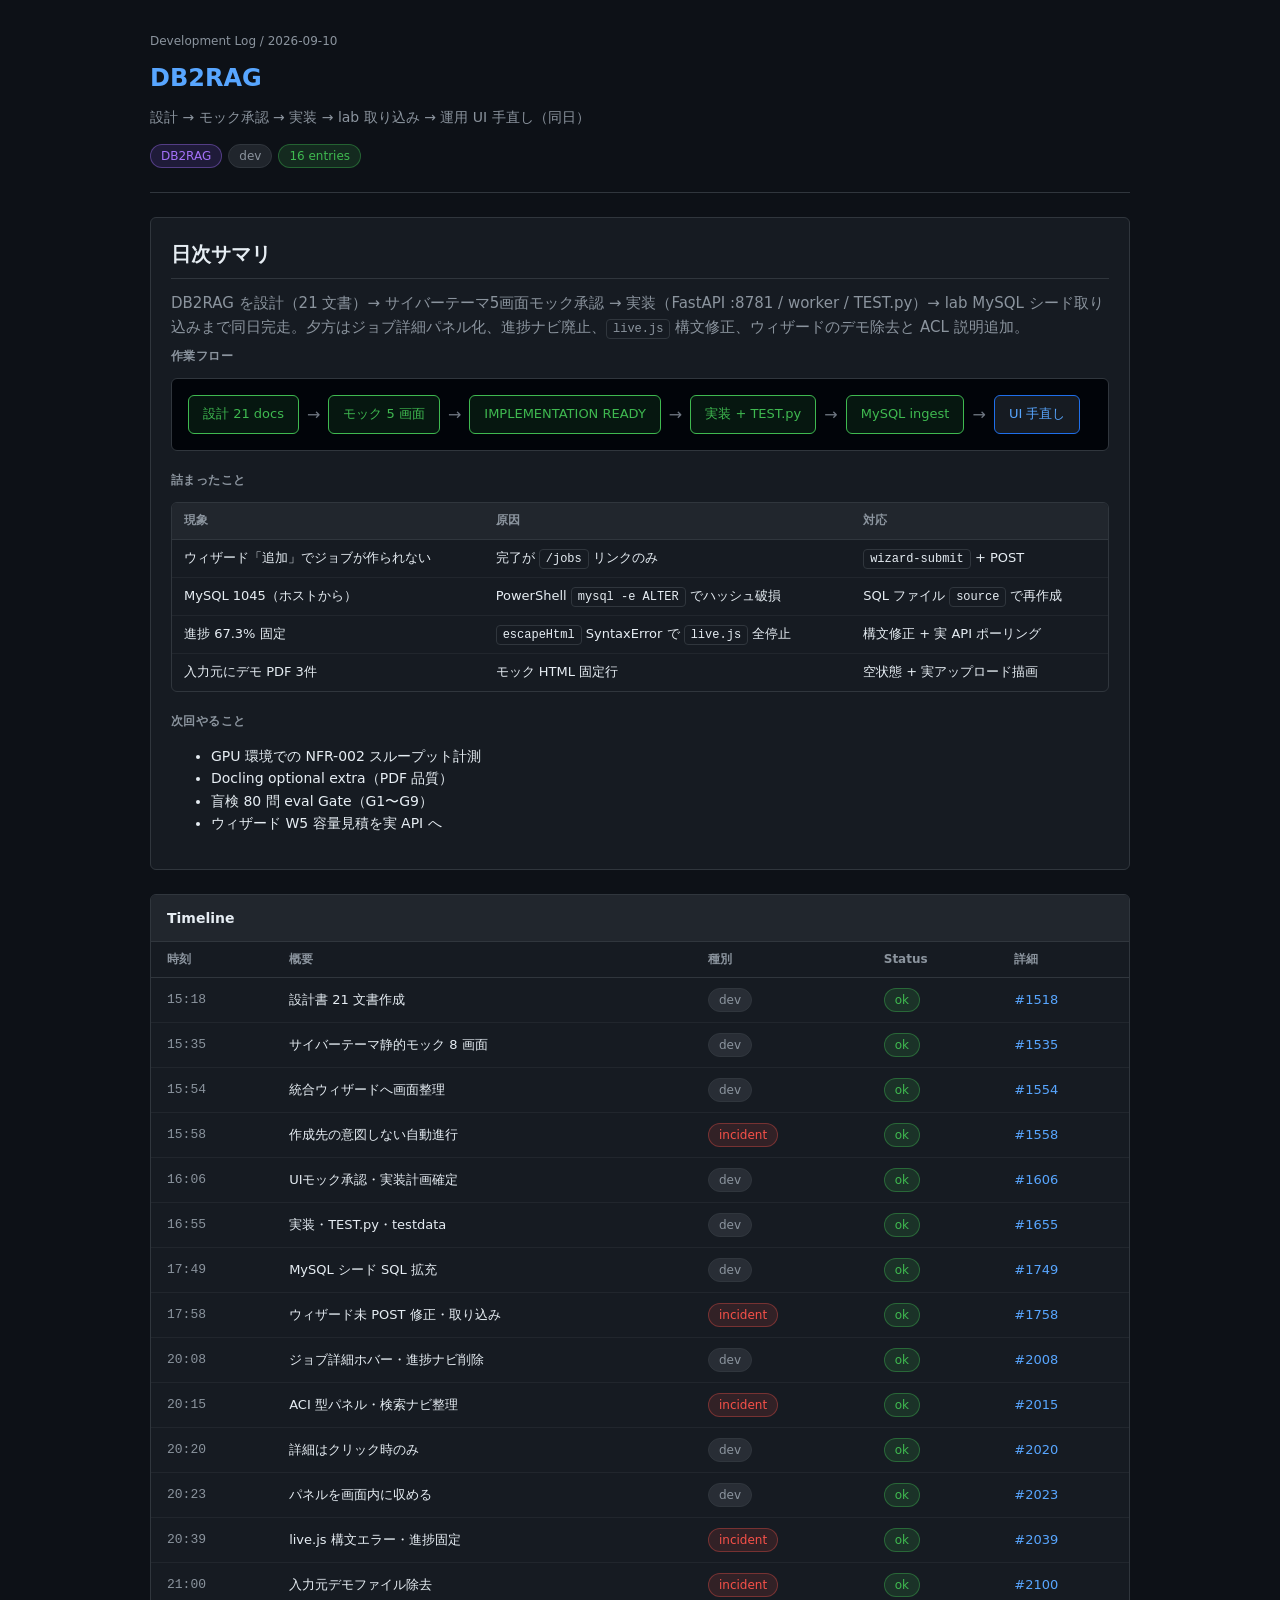
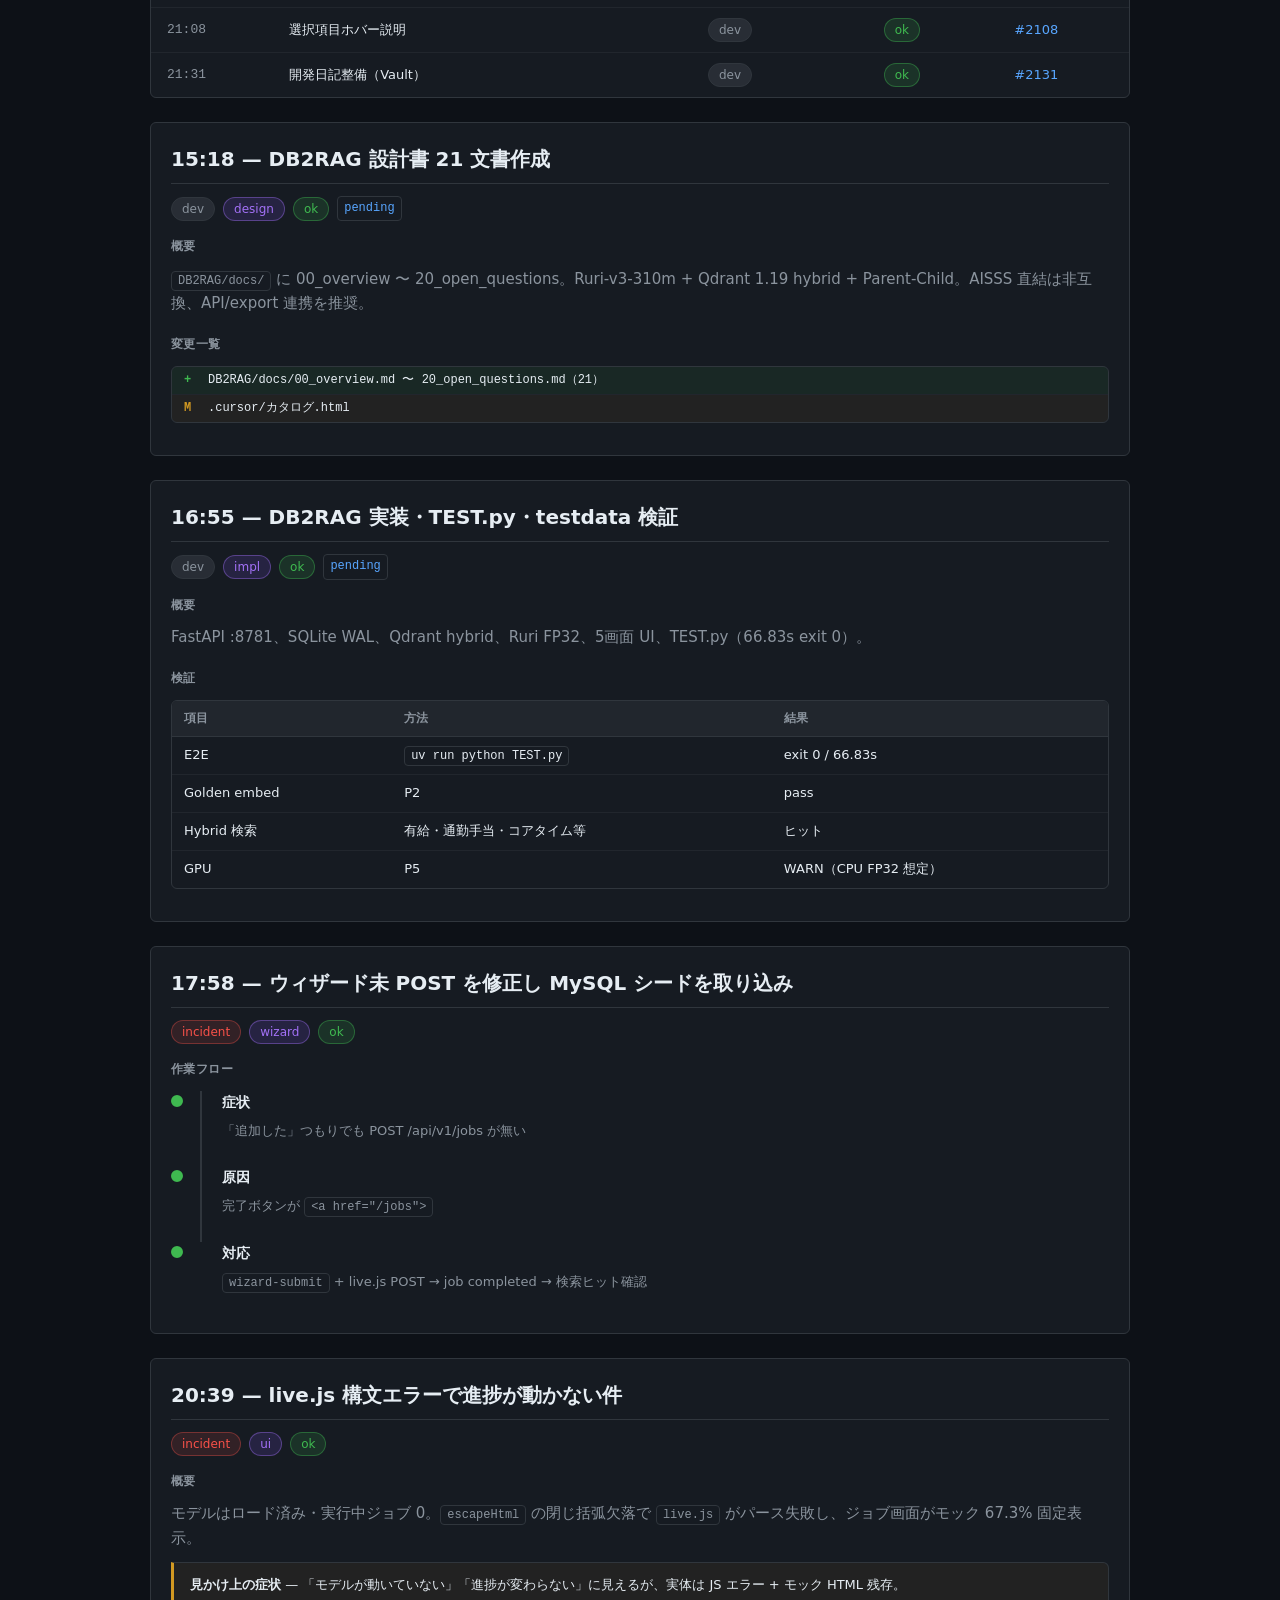
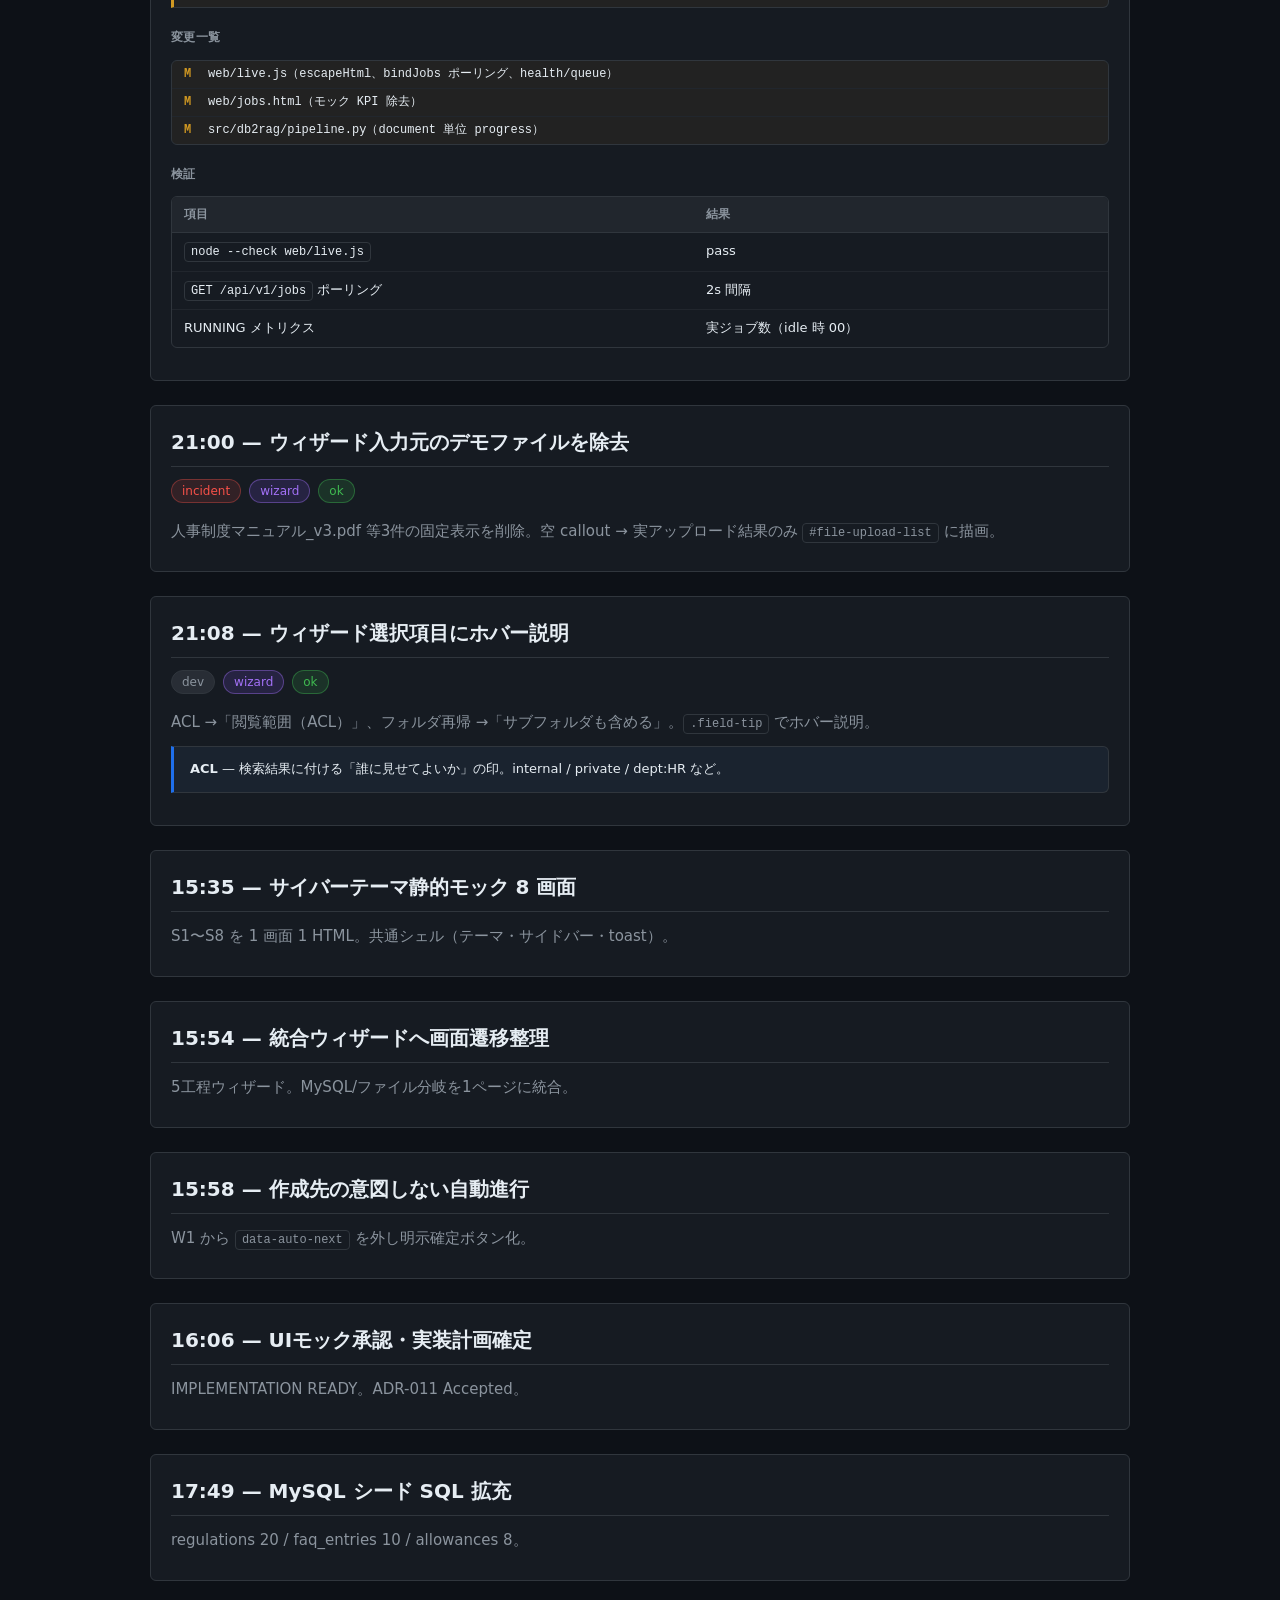
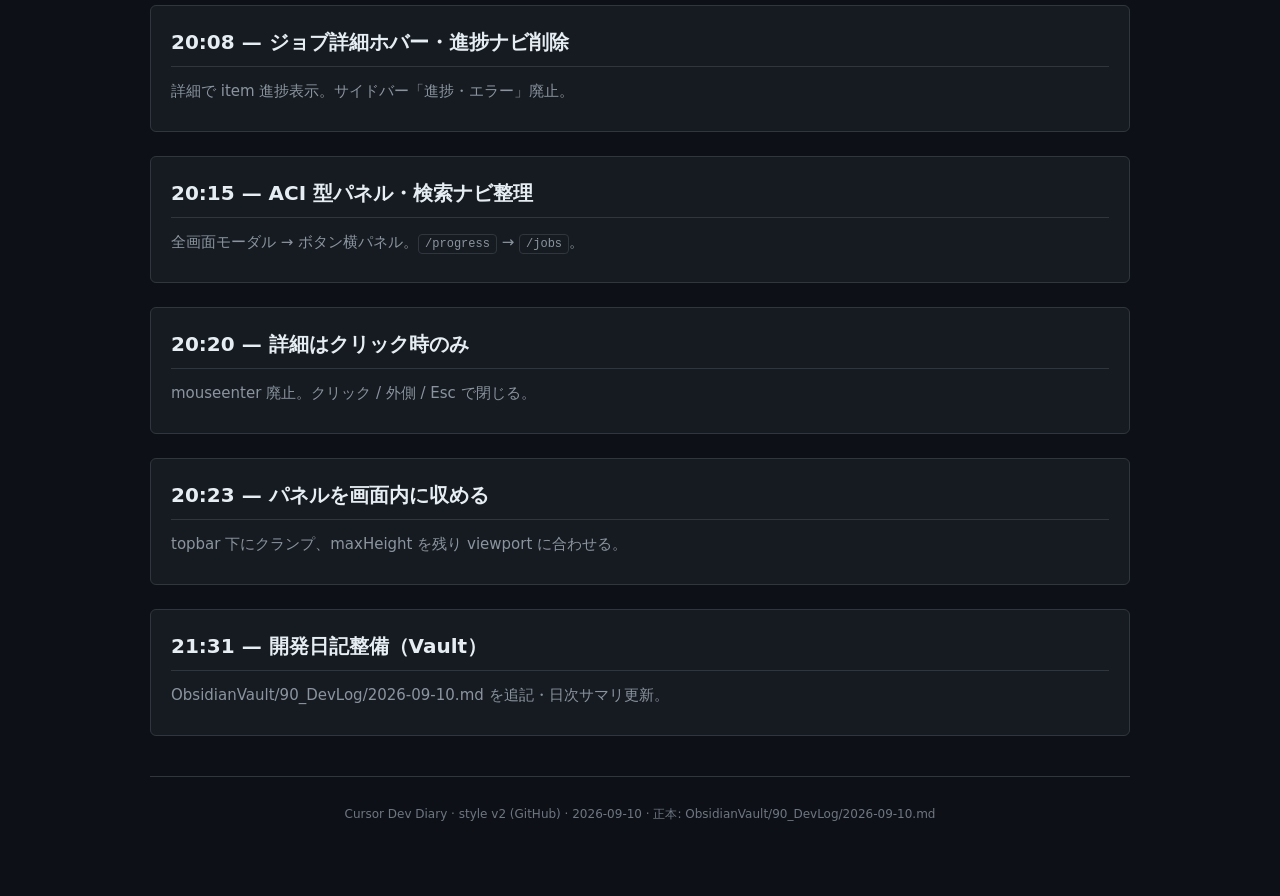
<file: docs/2026-09-10_dev-diary.html>
<!DOCTYPE html>
<html lang="ja">
<head>
<meta charset="UTF-8">
<title>2026-09-10 開発日記 - DB2RAG</title>
<style>
:root {
  --gh-canvas: #0d1117; --gh-canvas-subtle: #161b22; --gh-canvas-inset: #010409;
  --gh-border: #30363d; --gh-border-muted: #21262d; --gh-fg: #e6edf3;
  --gh-fg-muted: #8b949e; --gh-fg-subtle: #6e7681; --gh-accent: #58a6ff;
  --gh-accent-emphasis: #1f6feb; --gh-success: #3fb950; --gh-attention: #d29922;
  --gh-danger: #f85149; --gh-done-bg: rgba(35, 134, 54, 0.15); --gh-code-bg: #161b22;
}
* { box-sizing: border-box; }
html { scroll-behavior: smooth; }
body.diary.diary-v2 {
  margin: 0; padding: 32px 16px 64px; max-width: 1012px; margin-inline: auto;
  background: var(--gh-canvas); color: var(--gh-fg);
  font-family: system-ui, -apple-system, "Segoe UI", "Hiragino Kaku Gothic ProN", "Yu Gothic", Meiryo, sans-serif;
  font-size: 14px; line-height: 1.6;
}
.gh-repo-header { padding-bottom: 24px; margin-bottom: 24px; border-bottom: 1px solid var(--gh-border); }
.gh-repo-header .eyebrow { font-size: 12px; color: var(--gh-fg-muted); margin: 0 0 8px; }
.gh-repo-header h1 { margin: 0 0 8px; font-size: 24px; font-weight: 600; color: var(--gh-accent); }
.gh-repo-header .subtitle { margin: 0 0 16px; color: var(--gh-fg-muted); font-size: 14px; }
.gh-repo-header .header-labels { display: flex; flex-wrap: wrap; gap: 6px; }
.gh-label { display: inline-block; padding: 0 10px; font-size: 12px; font-weight: 500; line-height: 22px; border-radius: 2em; border: 1px solid transparent; }
.gh-label-scope { background: rgba(136, 87, 255, 0.15); color: #a371f7; border-color: rgba(163, 113, 247, 0.4); }
.gh-label-type { background: rgba(110, 118, 129, 0.2); color: var(--gh-fg-muted); border-color: var(--gh-border); }
.gh-label-incident { background: rgba(248, 81, 73, 0.12); color: var(--gh-danger); border-color: rgba(248, 81, 73, 0.35); }
.gh-label-ok { background: rgba(63, 185, 80, 0.15); color: var(--gh-success); border-color: rgba(63, 185, 80, 0.4); }
.gh-label-warn { background: rgba(210, 153, 34, 0.15); color: var(--gh-attention); border-color: rgba(210, 153, 34, 0.4); }
.gh-toc { margin-bottom: 24px; border: 1px solid var(--gh-border); border-radius: 6px; overflow: hidden; background: var(--gh-canvas-subtle); }
.gh-toc-title { margin: 0; padding: 12px 16px; font-size: 14px; font-weight: 600; background: var(--gh-border-muted); border-bottom: 1px solid var(--gh-border); }
.gh-toc table { width: 100%; border-collapse: collapse; font-size: 13px; }
.gh-toc th { text-align: left; padding: 8px 16px; color: var(--gh-fg-muted); font-weight: 600; font-size: 12px; border-bottom: 1px solid var(--gh-border); background: var(--gh-canvas-subtle); }
.gh-toc td { padding: 10px 16px; border-bottom: 1px solid var(--gh-border-muted); vertical-align: middle; }
.gh-toc tr:last-child td { border-bottom: none; }
.gh-toc tr:hover td { background: rgba(88, 166, 255, 0.04); }
.gh-toc td:first-child { font-family: ui-monospace, Consolas, monospace; color: var(--gh-fg-muted); white-space: nowrap; }
.gh-entry { margin: 24px 0; padding: 20px; border: 1px solid var(--gh-border); border-radius: 6px; background: var(--gh-canvas-subtle); }
.gh-entry h2 { margin: 0 0 12px; padding-bottom: 8px; font-size: 20px; font-weight: 600; border-bottom: 1px solid var(--gh-border); }
.gh-entry-meta { display: flex; flex-wrap: wrap; gap: 8px; align-items: center; margin-bottom: 16px; font-size: 12px; color: var(--gh-fg-muted); }
.gh-entry-meta .commit-hash { font-family: ui-monospace, Consolas, monospace; padding: 2px 6px; background: var(--gh-code-bg); border: 1px solid var(--gh-border); border-radius: 4px; color: var(--gh-accent); }
.gh-entry h3 { margin: 20px 0 10px; font-size: 12px; font-weight: 600; letter-spacing: 0.04em; text-transform: uppercase; color: var(--gh-fg-muted); }
.gh-entry h3:first-of-type { margin-top: 0; }
.gh-entry p { margin: 8px 0; }
.gh-entry p.lead { color: var(--gh-fg-muted); font-size: 15px; }
.gh-table-wrap { border: 1px solid var(--gh-border); border-radius: 6px; overflow: hidden; margin: 12px 0; }
.gh-table { width: 100%; border-collapse: collapse; font-size: 13px; }
.gh-table th { text-align: left; padding: 8px 12px; background: var(--gh-border-muted); color: var(--gh-fg-muted); font-weight: 600; font-size: 12px; border-bottom: 1px solid var(--gh-border); }
.gh-table td { padding: 8px 12px; border-bottom: 1px solid var(--gh-border-muted); vertical-align: top; }
.gh-table tr:last-child td { border-bottom: none; }
.flow { display: flex; flex-wrap: wrap; align-items: center; gap: 8px; margin: 12px 0; padding: 16px; background: var(--gh-canvas-inset); border: 1px solid var(--gh-border); border-radius: 6px; }
.flow-box { padding: 8px 14px; background: var(--gh-canvas-subtle); border: 1px solid var(--gh-border); border-radius: 6px; font-size: 13px; font-weight: 500; }
.flow-box.done { border-color: var(--gh-success); background: var(--gh-done-bg); color: var(--gh-success); }
.flow-box.accent { border-color: var(--gh-accent-emphasis); color: var(--gh-accent); }
.flow-arrow { color: var(--gh-fg-subtle); font-size: 16px; }
.pipeline { margin: 12px 0; }
.pipeline-step { display: flex; gap: 12px; align-items: flex-start; }
.pipeline-marker { width: 12px; height: 12px; border-radius: 50%; margin-top: 4px; flex-shrink: 0; border: 2px solid var(--gh-border); background: var(--gh-canvas); }
.pipeline-step.done .pipeline-marker { background: var(--gh-success); border-color: var(--gh-success); }
.pipeline-step.active .pipeline-marker { background: var(--gh-accent); border-color: var(--gh-accent); }
.pipeline-body { flex: 1; padding-bottom: 16px; border-left: 2px solid var(--gh-border); margin-left: 5px; padding-left: 20px; }
.pipeline-step:last-child .pipeline-body { border-left-color: transparent; padding-bottom: 0; }
.pipeline-title { font-weight: 600; font-size: 14px; margin-bottom: 4px; }
.pipeline-desc { font-size: 13px; color: var(--gh-fg-muted); margin: 0; }
.diff-list { list-style: none; padding: 0; margin: 12px 0; font-family: ui-monospace, Consolas, monospace; font-size: 12px; border: 1px solid var(--gh-border); border-radius: 6px; overflow: hidden; }
.diff-list li { padding: 4px 12px; border-bottom: 1px solid var(--gh-border-muted); display: flex; gap: 8px; }
.diff-list li:last-child { border-bottom: none; }
.diff-mark { width: 16px; font-weight: 700; flex-shrink: 0; }
.diff-add { background: rgba(63, 185, 80, 0.08); } .diff-add .diff-mark { color: var(--gh-success); }
.diff-mod { background: rgba(210, 153, 34, 0.06); } .diff-mod .diff-mark { color: var(--gh-attention); }
.diff-del { background: rgba(248, 81, 73, 0.08); } .diff-del .diff-mark { color: var(--gh-danger); }
.gh-callout { margin: 12px 0; padding: 12px 16px; border: 1px solid var(--gh-border); border-left: 3px solid var(--gh-accent-emphasis); border-radius: 0 6px 6px 0; background: rgba(88, 166, 255, 0.06); font-size: 13px; }
.gh-callout.warn { border-left-color: var(--gh-attention); background: rgba(210, 153, 34, 0.06); }
code { font-family: ui-monospace, Consolas, monospace; font-size: 12px; padding: 2px 6px; background: var(--gh-code-bg); border: 1px solid var(--gh-border); border-radius: 4px; }
a { color: var(--gh-accent); text-decoration: none; } a:hover { text-decoration: underline; }
strong { font-weight: 600; }
footer.gh-footer { margin-top: 40px; padding-top: 16px; border-top: 1px solid var(--gh-border); font-size: 12px; color: var(--gh-fg-subtle); text-align: center; }
</style>
</head>
<body class="diary diary-v2">

<header class="gh-repo-header">
  <p class="eyebrow">Development Log / 2026-09-10</p>
  <h1>DB2RAG</h1>
  <p class="subtitle">設計 → モック承認 → 実装 → lab 取り込み → 運用 UI 手直し（同日）</p>
  <div class="header-labels">
    <span class="gh-label gh-label-scope">DB2RAG</span>
    <span class="gh-label gh-label-type">dev</span>
    <span class="gh-label gh-label-ok">16 entries</span>
  </div>
</header>

<section class="gh-entry" id="entry-day">
  <h2>日次サマリ</h2>
  <p class="lead">DB2RAG を設計（21 文書）→ サイバーテーマ5画面モック承認 → 実装（FastAPI :8781 / worker / TEST.py）→ lab MySQL シード取り込みまで同日完走。夕方はジョブ詳細パネル化、進捗ナビ廃止、<code>live.js</code> 構文修正、ウィザードのデモ除去と ACL 説明追加。</p>
  <h3>作業フロー</h3>
  <div class="flow">
    <span class="flow-box done">設計 21 docs</span><span class="flow-arrow">→</span>
    <span class="flow-box done">モック 5 画面</span><span class="flow-arrow">→</span>
    <span class="flow-box done">IMPLEMENTATION READY</span><span class="flow-arrow">→</span>
    <span class="flow-box done">実装 + TEST.py</span><span class="flow-arrow">→</span>
    <span class="flow-box done">MySQL ingest</span><span class="flow-arrow">→</span>
    <span class="flow-box accent">UI 手直し</span>
  </div>
  <h3>詰まったこと</h3>
  <div class="gh-table-wrap"><table class="gh-table"><thead><tr><th>現象</th><th>原因</th><th>対応</th></tr></thead><tbody>
    <tr><td>ウィザード「追加」でジョブが作られない</td><td>完了が <code>/jobs</code> リンクのみ</td><td><code>wizard-submit</code> + POST</td></tr>
    <tr><td>MySQL 1045（ホストから）</td><td>PowerShell <code>mysql -e ALTER</code> でハッシュ破損</td><td>SQL ファイル <code>source</code> で再作成</td></tr>
    <tr><td>進捗 67.3% 固定</td><td><code>escapeHtml</code> SyntaxError で <code>live.js</code> 全停止</td><td>構文修正 + 実 API ポーリング</td></tr>
    <tr><td>入力元にデモ PDF 3件</td><td>モック HTML 固定行</td><td>空状態 + 実アップロード描画</td></tr>
  </tbody></table></div>
  <h3>次回やること</h3>
  <ul>
    <li>GPU 環境での NFR-002 スループット計測</li>
    <li>Docling optional extra（PDF 品質）</li>
    <li>盲検 80 問 eval Gate（G1〜G9）</li>
    <li>ウィザード W5 容量見積を実 API へ</li>
  </ul>
</section>

<section class="gh-toc">
  <h2 class="gh-toc-title">Timeline</h2>
  <table>
    <thead><tr><th>時刻</th><th>概要</th><th>種別</th><th>Status</th><th>詳細</th></tr></thead>
    <tbody>
      <tr><td>15:18</td><td>設計書 21 文書作成</td><td><span class="gh-label gh-label-type">dev</span></td><td><span class="gh-label gh-label-ok">ok</span></td><td><a href="#entry-1518">#1518</a></td></tr>
      <tr><td>15:35</td><td>サイバーテーマ静的モック 8 画面</td><td><span class="gh-label gh-label-type">dev</span></td><td><span class="gh-label gh-label-ok">ok</span></td><td><a href="#entry-1535">#1535</a></td></tr>
      <tr><td>15:54</td><td>統合ウィザードへ画面整理</td><td><span class="gh-label gh-label-type">dev</span></td><td><span class="gh-label gh-label-ok">ok</span></td><td><a href="#entry-1554">#1554</a></td></tr>
      <tr><td>15:58</td><td>作成先の意図しない自動進行</td><td><span class="gh-label gh-label-incident">incident</span></td><td><span class="gh-label gh-label-ok">ok</span></td><td><a href="#entry-1558">#1558</a></td></tr>
      <tr><td>16:06</td><td>UIモック承認・実装計画確定</td><td><span class="gh-label gh-label-type">dev</span></td><td><span class="gh-label gh-label-ok">ok</span></td><td><a href="#entry-1606">#1606</a></td></tr>
      <tr><td>16:55</td><td>実装・TEST.py・testdata</td><td><span class="gh-label gh-label-type">dev</span></td><td><span class="gh-label gh-label-ok">ok</span></td><td><a href="#entry-1655">#1655</a></td></tr>
      <tr><td>17:49</td><td>MySQL シード SQL 拡充</td><td><span class="gh-label gh-label-type">dev</span></td><td><span class="gh-label gh-label-ok">ok</span></td><td><a href="#entry-1749">#1749</a></td></tr>
      <tr><td>17:58</td><td>ウィザード未 POST 修正・取り込み</td><td><span class="gh-label gh-label-incident">incident</span></td><td><span class="gh-label gh-label-ok">ok</span></td><td><a href="#entry-1758">#1758</a></td></tr>
      <tr><td>20:08</td><td>ジョブ詳細ホバー・進捗ナビ削除</td><td><span class="gh-label gh-label-type">dev</span></td><td><span class="gh-label gh-label-ok">ok</span></td><td><a href="#entry-2008">#2008</a></td></tr>
      <tr><td>20:15</td><td>ACI 型パネル・検索ナビ整理</td><td><span class="gh-label gh-label-incident">incident</span></td><td><span class="gh-label gh-label-ok">ok</span></td><td><a href="#entry-2015">#2015</a></td></tr>
      <tr><td>20:20</td><td>詳細はクリック時のみ</td><td><span class="gh-label gh-label-type">dev</span></td><td><span class="gh-label gh-label-ok">ok</span></td><td><a href="#entry-2020">#2020</a></td></tr>
      <tr><td>20:23</td><td>パネルを画面内に収める</td><td><span class="gh-label gh-label-type">dev</span></td><td><span class="gh-label gh-label-ok">ok</span></td><td><a href="#entry-2023">#2023</a></td></tr>
      <tr><td>20:39</td><td>live.js 構文エラー・進捗固定</td><td><span class="gh-label gh-label-incident">incident</span></td><td><span class="gh-label gh-label-ok">ok</span></td><td><a href="#entry-2039">#2039</a></td></tr>
      <tr><td>21:00</td><td>入力元デモファイル除去</td><td><span class="gh-label gh-label-incident">incident</span></td><td><span class="gh-label gh-label-ok">ok</span></td><td><a href="#entry-2100">#2100</a></td></tr>
      <tr><td>21:08</td><td>選択項目ホバー説明</td><td><span class="gh-label gh-label-type">dev</span></td><td><span class="gh-label gh-label-ok">ok</span></td><td><a href="#entry-2108">#2108</a></td></tr>
      <tr><td>21:31</td><td>開発日記整備（Vault）</td><td><span class="gh-label gh-label-type">dev</span></td><td><span class="gh-label gh-label-ok">ok</span></td><td><a href="#entry-2131">#2131</a></td></tr>
    </tbody>
  </table>
</section>

<main>

<section class="gh-entry entry" id="entry-1518">
  <h2>15:18 — DB2RAG 設計書 21 文書作成</h2>
  <div class="gh-entry-meta"><span class="gh-label gh-label-type">dev</span><span class="gh-label gh-label-scope">design</span><span class="gh-label gh-label-ok">ok</span><span class="commit-hash">pending</span></div>
  <h3>概要</h3>
  <p class="lead"><code>DB2RAG/docs/</code> に 00_overview 〜 20_open_questions。Ruri-v3-310m + Qdrant 1.19 hybrid + Parent-Child。AISSS 直結は非互換、API/export 連携を推奨。</p>
  <h3>変更一覧</h3>
  <ul class="diff-list">
    <li class="diff-add"><span class="diff-mark">+</span> DB2RAG/docs/00_overview.md 〜 20_open_questions.md（21）</li>
    <li class="diff-mod"><span class="diff-mark">M</span> .cursor/カタログ.html</li>
  </ul>
</section>

<section class="gh-entry entry" id="entry-1655">
  <h2>16:55 — DB2RAG 実装・TEST.py・testdata 検証</h2>
  <div class="gh-entry-meta"><span class="gh-label gh-label-type">dev</span><span class="gh-label gh-label-scope">impl</span><span class="gh-label gh-label-ok">ok</span><span class="commit-hash">pending</span></div>
  <h3>概要</h3>
  <p class="lead">FastAPI :8781、SQLite WAL、Qdrant hybrid、Ruri FP32、5画面 UI、TEST.py（66.83s exit 0）。</p>
  <h3>検証</h3>
  <div class="gh-table-wrap"><table class="gh-table"><thead><tr><th>項目</th><th>方法</th><th>結果</th></tr></thead><tbody>
    <tr><td>E2E</td><td><code>uv run python TEST.py</code></td><td>exit 0 / 66.83s</td></tr>
    <tr><td>Golden embed</td><td>P2</td><td>pass</td></tr>
    <tr><td>Hybrid 検索</td><td>有給・通勤手当・コアタイム等</td><td>ヒット</td></tr>
    <tr><td>GPU</td><td>P5</td><td>WARN（CPU FP32 想定）</td></tr>
  </tbody></table></div>
</section>

<section class="gh-entry entry" id="entry-1758">
  <h2>17:58 — ウィザード未 POST を修正し MySQL シードを取り込み</h2>
  <div class="gh-entry-meta"><span class="gh-label gh-label-incident">incident</span><span class="gh-label gh-label-scope">wizard</span><span class="gh-label gh-label-ok">ok</span></div>
  <h3>作業フロー</h3>
  <div class="pipeline">
    <div class="pipeline-step done"><div class="pipeline-marker"></div><div class="pipeline-body"><div class="pipeline-title">症状</div><p class="pipeline-desc">「追加した」つもりでも POST /api/v1/jobs が無い</p></div></div>
    <div class="pipeline-step done"><div class="pipeline-marker"></div><div class="pipeline-body"><div class="pipeline-title">原因</div><p class="pipeline-desc">完了ボタンが <code>&lt;a href="/jobs"&gt;</code></p></div></div>
    <div class="pipeline-step done"><div class="pipeline-marker"></div><div class="pipeline-body"><div class="pipeline-title">対応</div><p class="pipeline-desc"><code>wizard-submit</code> + live.js POST → job completed → 検索ヒット確認</p></div></div>
  </div>
</section>

<section class="gh-entry entry" id="entry-2039">
  <h2>20:39 — live.js 構文エラーで進捗が動かない件</h2>
  <div class="gh-entry-meta"><span class="gh-label gh-label-incident">incident</span><span class="gh-label gh-label-scope">ui</span><span class="gh-label gh-label-ok">ok</span></div>
  <h3>概要</h3>
  <p class="lead">モデルはロード済み・実行中ジョブ 0。<code>escapeHtml</code> の閉じ括弧欠落で <code>live.js</code> がパース失敗し、ジョブ画面がモック 67.3% 固定表示。</p>
  <div class="gh-callout warn"><strong>見かけ上の症状</strong> — 「モデルが動いていない」「進捗が変わらない」に見えるが、実体は JS エラー + モック HTML 残存。</div>
  <h3>変更一覧</h3>
  <ul class="diff-list">
    <li class="diff-mod"><span class="diff-mark">M</span> web/live.js（escapeHtml、bindJobs ポーリング、health/queue）</li>
    <li class="diff-mod"><span class="diff-mark">M</span> web/jobs.html（モック KPI 除去）</li>
    <li class="diff-mod"><span class="diff-mark">M</span> src/db2rag/pipeline.py（document 単位 progress）</li>
  </ul>
  <h3>検証</h3>
  <div class="gh-table-wrap"><table class="gh-table"><thead><tr><th>項目</th><th>結果</th></tr></thead><tbody>
    <tr><td><code>node --check web/live.js</code></td><td>pass</td></tr>
    <tr><td><code>GET /api/v1/jobs</code> ポーリング</td><td>2s 間隔</td></tr>
    <tr><td>RUNNING メトリクス</td><td>実ジョブ数（idle 時 00）</td></tr>
  </tbody></table></div>
</section>

<section class="gh-entry entry" id="entry-2100">
  <h2>21:00 — ウィザード入力元のデモファイルを除去</h2>
  <div class="gh-entry-meta"><span class="gh-label gh-label-incident">incident</span><span class="gh-label gh-label-scope">wizard</span><span class="gh-label gh-label-ok">ok</span></div>
  <p class="lead">人事制度マニュアル_v3.pdf 等3件の固定表示を削除。空 callout → 実アップロード結果のみ <code>#file-upload-list</code> に描画。</p>
</section>

<section class="gh-entry entry" id="entry-2108">
  <h2>21:08 — ウィザード選択項目にホバー説明</h2>
  <div class="gh-entry-meta"><span class="gh-label gh-label-type">dev</span><span class="gh-label gh-label-scope">wizard</span><span class="gh-label gh-label-ok">ok</span></div>
  <p class="lead">ACL →「閲覧範囲（ACL）」、フォルダ再帰 →「サブフォルダも含める」。<code>.field-tip</code> でホバー説明。</p>
  <div class="gh-callout"><strong>ACL</strong> — 検索結果に付ける「誰に見せてよいか」の印。internal / private / dept:HR など。</div>
</section>

<!-- 短縮エントリ（目次リンク用アンカー） -->
<section class="gh-entry entry" id="entry-1535"><h2>15:35 — サイバーテーマ静的モック 8 画面</h2><p class="lead">S1〜S8 を 1 画面 1 HTML。共通シェル（テーマ・サイドバー・toast）。</p></section>
<section class="gh-entry entry" id="entry-1554"><h2>15:54 — 統合ウィザードへ画面遷移整理</h2><p class="lead">5工程ウィザード。MySQL/ファイル分岐を1ページに統合。</p></section>
<section class="gh-entry entry" id="entry-1558"><h2>15:58 — 作成先の意図しない自動進行</h2><p class="lead">W1 から <code>data-auto-next</code> を外し明示確定ボタン化。</p></section>
<section class="gh-entry entry" id="entry-1606"><h2>16:06 — UIモック承認・実装計画確定</h2><p class="lead">IMPLEMENTATION READY。ADR-011 Accepted。</p></section>
<section class="gh-entry entry" id="entry-1749"><h2>17:49 — MySQL シード SQL 拡充</h2><p class="lead">regulations 20 / faq_entries 10 / allowances 8。</p></section>
<section class="gh-entry entry" id="entry-2008"><h2>20:08 — ジョブ詳細ホバー・進捗ナビ削除</h2><p class="lead">詳細で item 進捗表示。サイドバー「進捗・エラー」廃止。</p></section>
<section class="gh-entry entry" id="entry-2015"><h2>20:15 — ACI 型パネル・検索ナビ整理</h2><p class="lead">全画面モーダル → ボタン横パネル。<code>/progress</code> → <code>/jobs</code>。</p></section>
<section class="gh-entry entry" id="entry-2020"><h2>20:20 — 詳細はクリック時のみ</h2><p class="lead">mouseenter 廃止。クリック / 外側 / Esc で閉じる。</p></section>
<section class="gh-entry entry" id="entry-2023"><h2>20:23 — パネルを画面内に収める</h2><p class="lead">topbar 下にクランプ、maxHeight を残り viewport に合わせる。</p></section>
<section class="gh-entry entry" id="entry-2131"><h2>21:31 — 開発日記整備（Vault）</h2><p class="lead">ObsidianVault/90_DevLog/2026-09-10.md を追記・日次サマリ更新。</p></section>

</main>

<footer class="gh-footer">
  <p>Cursor Dev Diary · style v2 (GitHub) · 2026-09-10 · 正本: ObsidianVault/90_DevLog/2026-09-10.md</p>
</footer>
</body>
</html>
</file>
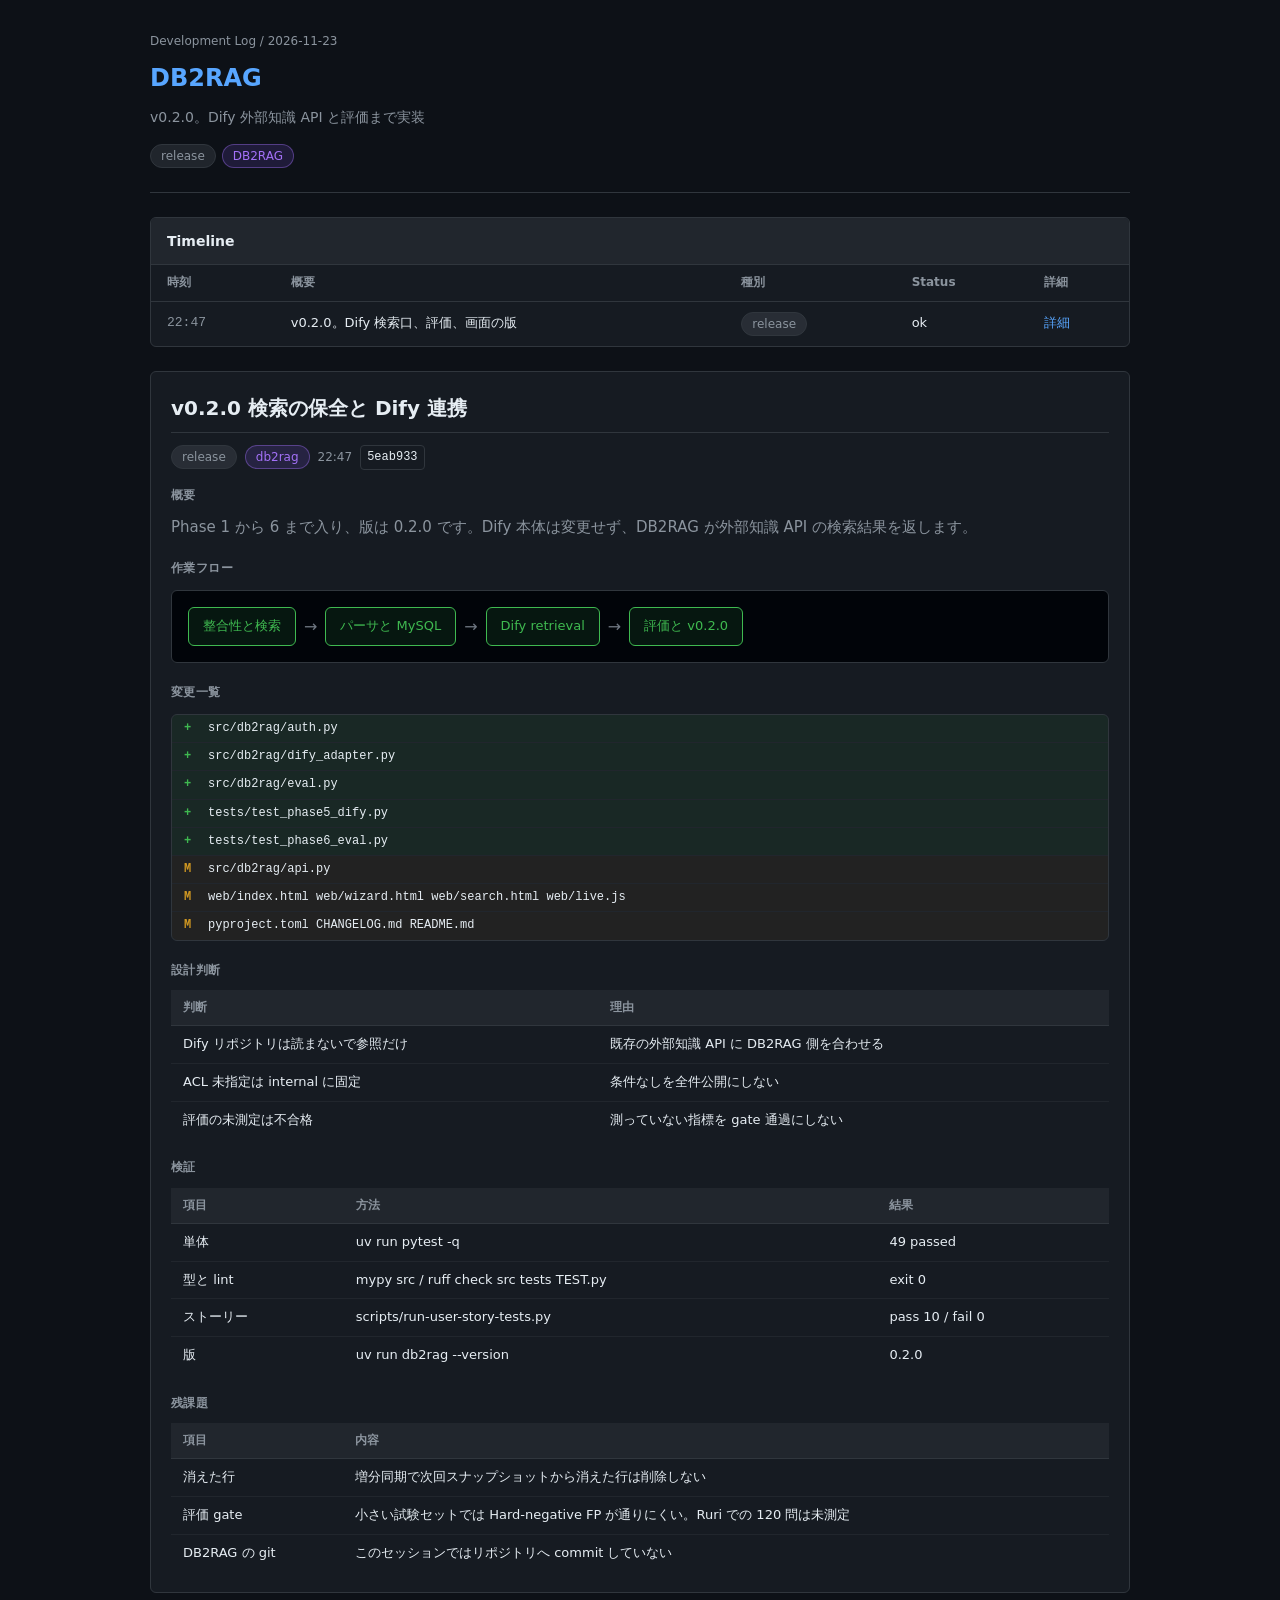
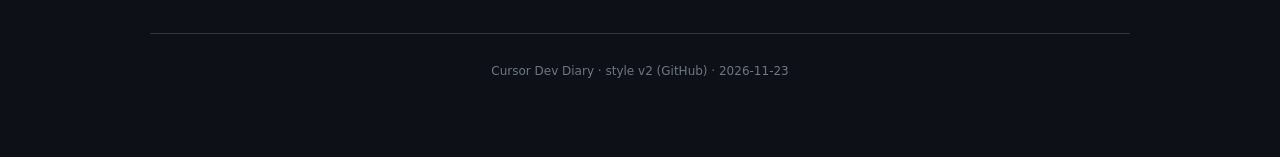
<file: docs/2026-11-23_開発日記.html>
<!DOCTYPE html>
<html lang="ja">
<head>
<meta charset="UTF-8">
<title>2026-11-23 開発日記 - DB2RAG</title>
<style>
/* ===== GitHub Dark v2 — 開発日記テンプレート ===== */
:root {
  --gh-canvas: #0d1117;
  --gh-canvas-subtle: #161b22;
  --gh-canvas-inset: #010409;
  --gh-border: #30363d;
  --gh-border-muted: #21262d;
  --gh-fg: #e6edf3;
  --gh-fg-muted: #8b949e;
  --gh-fg-subtle: #6e7681;
  --gh-accent: #58a6ff;
  --gh-accent-emphasis: #1f6feb;
  --gh-success: #3fb950;
  --gh-attention: #d29922;
  --gh-danger: #f85149;
  --gh-done-bg: rgba(35, 134, 54, 0.15);
  --gh-code-bg: #161b22;
}

* { box-sizing: border-box; }
html { scroll-behavior: smooth; }

body.diary.diary-v2 {
  margin: 0;
  padding: 32px 16px 64px;
  max-width: 1012px;
  margin-inline: auto;
  background: var(--gh-canvas);
  color: var(--gh-fg);
  font-family: system-ui, -apple-system, "Segoe UI", "Hiragino Kaku Gothic ProN", "Yu Gothic", Meiryo, sans-serif;
  font-size: 14px;
  line-height: 1.6;
}

/* Header */
.gh-repo-header {
  padding-bottom: 24px;
  margin-bottom: 24px;
  border-bottom: 1px solid var(--gh-border);
}
.gh-repo-header .eyebrow {
  font-size: 12px;
  color: var(--gh-fg-muted);
  margin: 0 0 8px;
}
.gh-repo-header h1 {
  margin: 0 0 8px;
  font-size: 24px;
  font-weight: 600;
  color: var(--gh-accent);
}
.gh-repo-header .subtitle {
  margin: 0 0 16px;
  color: var(--gh-fg-muted);
  font-size: 14px;
}
.gh-repo-header .header-labels {
  display: flex;
  flex-wrap: wrap;
  gap: 6px;
}

/* Labels */
.gh-label {
  display: inline-block;
  padding: 0 10px;
  font-size: 12px;
  font-weight: 500;
  line-height: 22px;
  border-radius: 2em;
  border: 1px solid transparent;
  white-space: nowrap;
}
.gh-label-scope { background: rgba(136, 87, 255, 0.15); color: #a371f7; border-color: rgba(163, 113, 247, 0.4); }
.gh-label-type { background: rgba(110, 118, 129, 0.2); color: var(--gh-fg-muted); border-color: var(--gh-border); }
.gh-label-ok { background: rgba(63, 185, 80, 0.15); color: var(--gh-success); border-color: rgba(63, 185, 80, 0.4); }
.gh-label-warn { background: rgba(210, 153, 34, 0.15); color: var(--gh-attention); border-color: rgba(210, 153, 34, 0.4); }
.gh-label-err { background: rgba(248, 81, 73, 0.15); color: var(--gh-danger); border-color: rgba(248, 81, 73, 0.4); }

/* TOC */
.gh-toc {
  margin-bottom: 24px;
  border: 1px solid var(--gh-border);
  border-radius: 6px;
  overflow: hidden;
  background: var(--gh-canvas-subtle);
}
.gh-toc-title {
  margin: 0;
  padding: 12px 16px;
  font-size: 14px;
  font-weight: 600;
  background: var(--gh-border-muted);
  border-bottom: 1px solid var(--gh-border);
  color: var(--gh-fg);
}
.gh-toc table { width: 100%; border-collapse: collapse; font-size: 13px; }
.gh-toc th {
  text-align: left;
  padding: 8px 16px;
  color: var(--gh-fg-muted);
  font-weight: 600;
  font-size: 12px;
  border-bottom: 1px solid var(--gh-border);
  background: var(--gh-canvas-subtle);
}
.gh-toc td {
  padding: 10px 16px;
  border-bottom: 1px solid var(--gh-border-muted);
  vertical-align: middle;
}
.gh-toc tr:last-child td { border-bottom: none; }
.gh-toc tr:hover td { background: rgba(88, 166, 255, 0.04); }
.gh-toc td:first-child {
  font-family: ui-monospace, "JetBrains Mono", Consolas, monospace;
  color: var(--gh-fg-muted);
  white-space: nowrap;
}

/* Entry */
.gh-entry {
  margin: 24px 0;
  padding: 20px;
  border: 1px solid var(--gh-border);
  border-radius: 6px;
  background: var(--gh-canvas-subtle);
}
.gh-entry h2 {
  margin: 0 0 12px;
  padding-bottom: 8px;
  font-size: 20px;
  font-weight: 600;
  border-bottom: 1px solid var(--gh-border);
  color: var(--gh-fg);
}
.gh-entry-meta {
  display: flex;
  flex-wrap: wrap;
  gap: 8px;
  align-items: center;
  margin-bottom: 16px;
  font-size: 12px;
  color: var(--gh-fg-muted);
}
.gh-entry-meta .commit-hash {
  font-family: ui-monospace, Consolas, monospace;
  padding: 2px 6px;
  background: var(--gh-code-bg);
  border: 1px solid var(--gh-border);
  border-radius: 4px;
  color: var(--gh-accent);
}
.gh-entry-meta .pending { color: var(--gh-attention); font-style: italic; }

.gh-entry h3 {
  margin: 20px 0 10px;
  font-size: 12px;
  font-weight: 600;
  letter-spacing: 0.04em;
  text-transform: uppercase;
  color: var(--gh-fg-muted);
}
.gh-entry h3:first-of-type { margin-top: 0; }
.gh-entry p { margin: 8px 0; }
.gh-entry p.lead { color: var(--gh-fg-muted); font-size: 15px; }

/* Tables */
.gh-table-wrap {
  border: 1px solid var(--gh-border);
  border-radius: 6px;
  overflow: hidden;
  margin: 12px 0;
}
.gh-table { width: 100%; border-collapse: collapse; font-size: 13px; }
.gh-table th {
  text-align: left;
  padding: 8px 12px;
  background: var(--gh-border-muted);
  color: var(--gh-fg-muted);
  font-weight: 600;
  font-size: 12px;
  border-bottom: 1px solid var(--gh-border);
}
.gh-table td {
  padding: 8px 12px;
  border-bottom: 1px solid var(--gh-border-muted);
  vertical-align: top;
}
.gh-table tr:last-child td { border-bottom: none; }
.gh-table tbody tr:hover td { background: rgba(88, 166, 255, 0.04); }

/* Flow (horizontal) */
.flow {
  display: flex;
  flex-wrap: wrap;
  align-items: center;
  gap: 8px;
  margin: 12px 0;
  padding: 16px;
  background: var(--gh-canvas-inset);
  border: 1px solid var(--gh-border);
  border-radius: 6px;
}
.flow-box {
  padding: 8px 14px;
  background: var(--gh-canvas-subtle);
  border: 1px solid var(--gh-border);
  border-radius: 6px;
  font-size: 13px;
  font-weight: 500;
  color: var(--gh-fg);
}
.flow-box.accent { border-color: var(--gh-accent-emphasis); color: var(--gh-accent); }
.flow-box.done { border-color: var(--gh-success); background: var(--gh-done-bg); color: var(--gh-success); }
.flow-arrow { color: var(--gh-fg-subtle); font-size: 16px; user-select: none; }

/* Pipeline (vertical, GitHub Actions style) */
.pipeline { margin: 12px 0; }
.pipeline-step {
  display: flex;
  gap: 12px;
  align-items: flex-start;
}
.pipeline-marker {
  width: 12px;
  height: 12px;
  border-radius: 50%;
  margin-top: 4px;
  flex-shrink: 0;
  border: 2px solid var(--gh-border);
  background: var(--gh-canvas);
}
.pipeline-step.done .pipeline-marker { background: var(--gh-success); border-color: var(--gh-success); }
.pipeline-step.active .pipeline-marker { background: var(--gh-accent); border-color: var(--gh-accent); box-shadow: 0 0 0 3px rgba(88, 166, 255, 0.3); }
.pipeline-step.pending .pipeline-marker { background: transparent; }
.pipeline-step.failed .pipeline-marker { background: var(--gh-danger); border-color: var(--gh-danger); }
.pipeline-body {
  flex: 1;
  padding-bottom: 16px;
  border-left: 2px solid var(--gh-border);
  margin-left: 5px;
  padding-left: 20px;
  margin-bottom: 0;
}
.pipeline-step:last-child .pipeline-body { border-left-color: transparent; padding-bottom: 0; }
.pipeline-title { font-weight: 600; font-size: 14px; margin-bottom: 4px; }
.pipeline-desc { font-size: 13px; color: var(--gh-fg-muted); margin: 0; }

/* Diff list */
.diff-list { list-style: none; padding: 0; margin: 12px 0; font-family: ui-monospace, Consolas, monospace; font-size: 12px; border: 1px solid var(--gh-border); border-radius: 6px; overflow: hidden; }
.diff-list li { padding: 4px 12px; border-bottom: 1px solid var(--gh-border-muted); display: flex; gap: 8px; align-items: baseline; }
.diff-list li:last-child { border-bottom: none; }
.diff-mark { width: 16px; font-weight: 700; flex-shrink: 0; }
.diff-add { background: rgba(63, 185, 80, 0.08); }
.diff-add .diff-mark { color: var(--gh-success); }
.diff-mod { background: rgba(210, 153, 34, 0.06); }
.diff-mod .diff-mark { color: var(--gh-attention); }
.diff-del { background: rgba(248, 81, 73, 0.08); }
.diff-del .diff-mark { color: var(--gh-danger); }

/* Callout */
.gh-callout {
  margin: 12px 0;
  padding: 12px 16px;
  border: 1px solid var(--gh-border);
  border-left: 3px solid var(--gh-accent-emphasis);
  border-radius: 0 6px 6px 0;
  background: rgba(88, 166, 255, 0.06);
  font-size: 13px;
}
.gh-callout.warn { border-left-color: var(--gh-attention); background: rgba(210, 153, 34, 0.06); }
.gh-callout .callout-tag { font-size: 11px; font-weight: 600; color: var(--gh-accent); margin-right: 8px; }

/* Code */
code {
  font-family: ui-monospace, Consolas, monospace;
  font-size: 12px;
  padding: 2px 6px;
  background: var(--gh-code-bg);
  border: 1px solid var(--gh-border);
  border-radius: 4px;
  color: var(--gh-fg);
}
a { color: var(--gh-accent); text-decoration: none; }
a:hover { text-decoration: underline; }
strong { font-weight: 600; color: var(--gh-fg); }

footer.gh-footer {
  margin-top: 40px;
  padding-top: 16px;
  border-top: 1px solid var(--gh-border);
  font-size: 12px;
  color: var(--gh-fg-subtle);
  text-align: center;
}
</style>
</head>
<body class="diary diary-v2">

<header class="gh-repo-header">
  <p class="eyebrow">Development Log / 2026-11-23</p>
  <h1>DB2RAG</h1>
  <p class="subtitle">v0.2.0。Dify 外部知識 API と評価まで実装</p>
  <div class="header-labels">
    <span class="gh-label gh-label-type">release</span>
    <span class="gh-label gh-label-scope">DB2RAG</span>
  </div>
</header>

<section class="gh-toc">
  <h2 class="gh-toc-title">Timeline</h2>
  <table>
    <thead>
      <tr><th>時刻</th><th>概要</th><th>種別</th><th>Status</th><th>詳細</th></tr>
    </thead>
    <tbody>
      <tr>
        <td>22:47</td>
        <td>v0.2.0。Dify 検索口、評価、画面の版</td>
        <td><span class="gh-label gh-label-type">release</span></td>
        <td><span class="gh-badge gh-badge-ok">ok</span></td>
        <td><a href="#entry-2247">詳細</a></td>
      </tr>
    </tbody>
  </table>
</section>

<main>
  <article class="gh-entry" id="entry-2247">
    <h2>v0.2.0 検索の保全と Dify 連携</h2>
    <div class="gh-entry-meta">
      <span class="gh-label gh-label-type">release</span>
      <span class="gh-label gh-label-scope">db2rag</span>
      <time>22:47</time>
      <code>5eab933</code>
    </div>
    <h3>概要</h3>
    <p class="lead">Phase 1 から 6 まで入り、版は 0.2.0 です。Dify 本体は変更せず、DB2RAG が外部知識 API の検索結果を返します。</p>
    <h3>作業フロー</h3>
    <div class="flow">
      <div class="flow-box done">整合性と検索</div>
      <span class="flow-arrow">→</span>
      <div class="flow-box done">パーサと MySQL</div>
      <span class="flow-arrow">→</span>
      <div class="flow-box done">Dify retrieval</div>
      <span class="flow-arrow">→</span>
      <div class="flow-box done">評価と v0.2.0</div>
    </div>
    <h3>変更一覧</h3>
    <ul class="diff-list">
      <li class="diff-add"><span class="diff-mark">+</span> src/db2rag/auth.py</li>
      <li class="diff-add"><span class="diff-mark">+</span> src/db2rag/dify_adapter.py</li>
      <li class="diff-add"><span class="diff-mark">+</span> src/db2rag/eval.py</li>
      <li class="diff-add"><span class="diff-mark">+</span> tests/test_phase5_dify.py</li>
      <li class="diff-add"><span class="diff-mark">+</span> tests/test_phase6_eval.py</li>
      <li class="diff-mod"><span class="diff-mark">M</span> src/db2rag/api.py</li>
      <li class="diff-mod"><span class="diff-mark">M</span> web/index.html web/wizard.html web/search.html web/live.js</li>
      <li class="diff-mod"><span class="diff-mark">M</span> pyproject.toml CHANGELOG.md README.md</li>
    </ul>
    <h3>設計判断</h3>
    <table class="gh-table">
      <thead><tr><th>判断</th><th>理由</th></tr></thead>
      <tbody>
        <tr><td>Dify リポジトリは読まないで参照だけ</td><td>既存の外部知識 API に DB2RAG 側を合わせる</td></tr>
        <tr><td>ACL 未指定は internal に固定</td><td>条件なしを全件公開にしない</td></tr>
        <tr><td>評価の未測定は不合格</td><td>測っていない指標を gate 通過にしない</td></tr>
      </tbody>
    </table>
    <h3>検証</h3>
    <table class="gh-table">
      <thead><tr><th>項目</th><th>方法</th><th>結果</th></tr></thead>
      <tbody>
        <tr><td>単体</td><td>uv run pytest -q</td><td>49 passed</td></tr>
        <tr><td>型と lint</td><td>mypy src / ruff check src tests TEST.py</td><td>exit 0</td></tr>
        <tr><td>ストーリー</td><td>scripts/run-user-story-tests.py</td><td>pass 10 / fail 0</td></tr>
        <tr><td>版</td><td>uv run db2rag --version</td><td>0.2.0</td></tr>
      </tbody>
    </table>
    <h3>残課題</h3>
    <table class="gh-table">
      <thead><tr><th>項目</th><th>内容</th></tr></thead>
      <tbody>
        <tr><td>消えた行</td><td>増分同期で次回スナップショットから消えた行は削除しない</td></tr>
        <tr><td>評価 gate</td><td>小さい試験セットでは Hard-negative FP が通りにくい。Ruri での 120 問は未測定</td></tr>
        <tr><td>DB2RAG の git</td><td>このセッションではリポジトリへ commit していない</td></tr>
      </tbody>
    </table>
  </article>
</main>

<footer class="gh-footer">
  <p>Cursor Dev Diary · style v2 (GitHub) · 2026-11-23</p>
</footer>
</body>
</html>
</file>
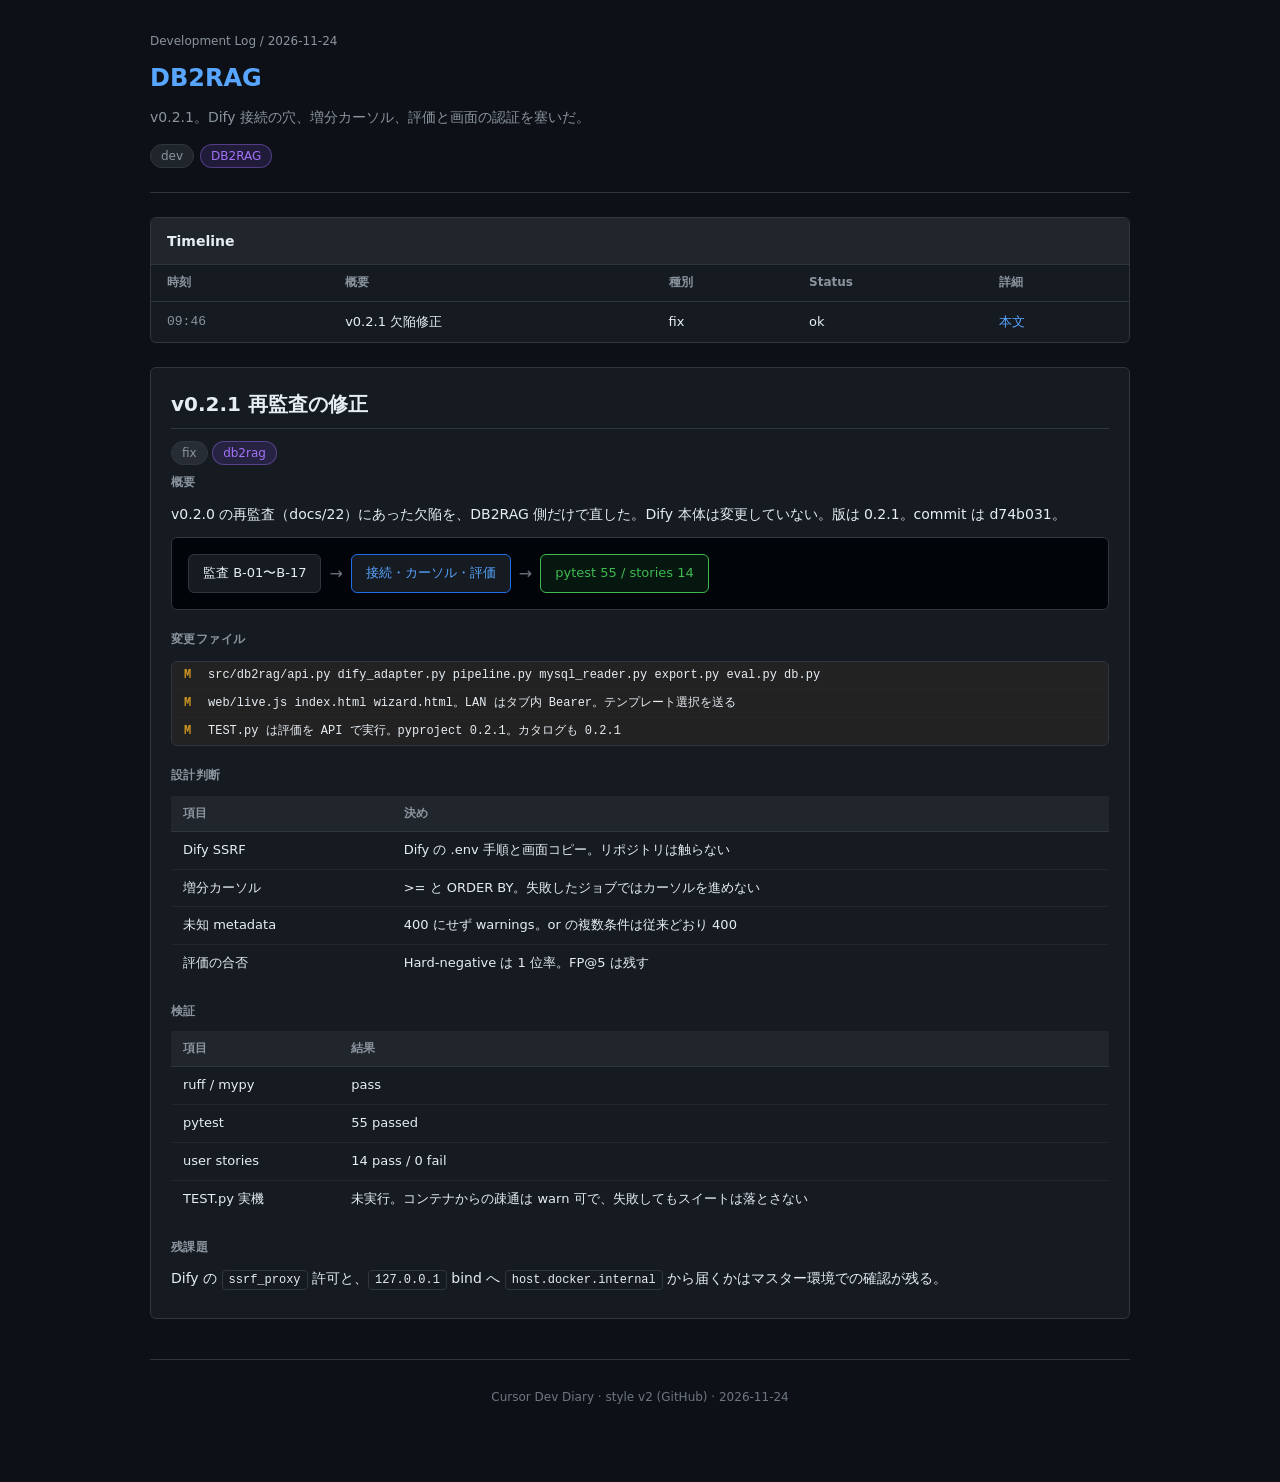
<file: docs/2026-11-24_開発日記.html>
<!DOCTYPE html>
<html lang="ja">
<head>
<meta charset="UTF-8">
<title>2026-11-24 開発日記 - DB2RAG</title>
<style>
/* ===== GitHub Dark v2 — 開発日記テンプレート ===== */
:root {
  --gh-canvas: #0d1117;
  --gh-canvas-subtle: #161b22;
  --gh-canvas-inset: #010409;
  --gh-border: #30363d;
  --gh-border-muted: #21262d;
  --gh-fg: #e6edf3;
  --gh-fg-muted: #8b949e;
  --gh-fg-subtle: #6e7681;
  --gh-accent: #58a6ff;
  --gh-accent-emphasis: #1f6feb;
  --gh-success: #3fb950;
  --gh-attention: #d29922;
  --gh-danger: #f85149;
  --gh-done-bg: rgba(35, 134, 54, 0.15);
  --gh-code-bg: #161b22;
}

* { box-sizing: border-box; }
html { scroll-behavior: smooth; }

body.diary.diary-v2 {
  margin: 0;
  padding: 32px 16px 64px;
  max-width: 1012px;
  margin-inline: auto;
  background: var(--gh-canvas);
  color: var(--gh-fg);
  font-family: system-ui, -apple-system, "Segoe UI", "Hiragino Kaku Gothic ProN", "Yu Gothic", Meiryo, sans-serif;
  font-size: 14px;
  line-height: 1.6;
}

/* Header */
.gh-repo-header {
  padding-bottom: 24px;
  margin-bottom: 24px;
  border-bottom: 1px solid var(--gh-border);
}
.gh-repo-header .eyebrow {
  font-size: 12px;
  color: var(--gh-fg-muted);
  margin: 0 0 8px;
}
.gh-repo-header h1 {
  margin: 0 0 8px;
  font-size: 24px;
  font-weight: 600;
  color: var(--gh-accent);
}
.gh-repo-header .subtitle {
  margin: 0 0 16px;
  color: var(--gh-fg-muted);
  font-size: 14px;
}
.gh-repo-header .header-labels {
  display: flex;
  flex-wrap: wrap;
  gap: 6px;
}

/* Labels */
.gh-label {
  display: inline-block;
  padding: 0 10px;
  font-size: 12px;
  font-weight: 500;
  line-height: 22px;
  border-radius: 2em;
  border: 1px solid transparent;
  white-space: nowrap;
}
.gh-label-scope { background: rgba(136, 87, 255, 0.15); color: #a371f7; border-color: rgba(163, 113, 247, 0.4); }
.gh-label-type { background: rgba(110, 118, 129, 0.2); color: var(--gh-fg-muted); border-color: var(--gh-border); }
.gh-label-ok { background: rgba(63, 185, 80, 0.15); color: var(--gh-success); border-color: rgba(63, 185, 80, 0.4); }
.gh-label-warn { background: rgba(210, 153, 34, 0.15); color: var(--gh-attention); border-color: rgba(210, 153, 34, 0.4); }
.gh-label-err { background: rgba(248, 81, 73, 0.15); color: var(--gh-danger); border-color: rgba(248, 81, 73, 0.4); }

/* TOC */
.gh-toc {
  margin-bottom: 24px;
  border: 1px solid var(--gh-border);
  border-radius: 6px;
  overflow: hidden;
  background: var(--gh-canvas-subtle);
}
.gh-toc-title {
  margin: 0;
  padding: 12px 16px;
  font-size: 14px;
  font-weight: 600;
  background: var(--gh-border-muted);
  border-bottom: 1px solid var(--gh-border);
  color: var(--gh-fg);
}
.gh-toc table { width: 100%; border-collapse: collapse; font-size: 13px; }
.gh-toc th {
  text-align: left;
  padding: 8px 16px;
  color: var(--gh-fg-muted);
  font-weight: 600;
  font-size: 12px;
  border-bottom: 1px solid var(--gh-border);
  background: var(--gh-canvas-subtle);
}
.gh-toc td {
  padding: 10px 16px;
  border-bottom: 1px solid var(--gh-border-muted);
  vertical-align: middle;
}
.gh-toc tr:last-child td { border-bottom: none; }
.gh-toc tr:hover td { background: rgba(88, 166, 255, 0.04); }
.gh-toc td:first-child {
  font-family: ui-monospace, "JetBrains Mono", Consolas, monospace;
  color: var(--gh-fg-muted);
  white-space: nowrap;
}

/* Entry */
.gh-entry {
  margin: 24px 0;
  padding: 20px;
  border: 1px solid var(--gh-border);
  border-radius: 6px;
  background: var(--gh-canvas-subtle);
}
.gh-entry h2 {
  margin: 0 0 12px;
  padding-bottom: 8px;
  font-size: 20px;
  font-weight: 600;
  border-bottom: 1px solid var(--gh-border);
  color: var(--gh-fg);
}
.gh-entry-meta {
  display: flex;
  flex-wrap: wrap;
  gap: 8px;
  align-items: center;
  margin-bottom: 16px;
  font-size: 12px;
  color: var(--gh-fg-muted);
}
.gh-entry-meta .commit-hash {
  font-family: ui-monospace, Consolas, monospace;
  padding: 2px 6px;
  background: var(--gh-code-bg);
  border: 1px solid var(--gh-border);
  border-radius: 4px;
  color: var(--gh-accent);
}
.gh-entry-meta .pending { color: var(--gh-attention); font-style: italic; }

.gh-entry h3 {
  margin: 20px 0 10px;
  font-size: 12px;
  font-weight: 600;
  letter-spacing: 0.04em;
  text-transform: uppercase;
  color: var(--gh-fg-muted);
}
.gh-entry h3:first-of-type { margin-top: 0; }
.gh-entry p { margin: 8px 0; }
.gh-entry p.lead { color: var(--gh-fg-muted); font-size: 15px; }

/* Tables */
.gh-table-wrap {
  border: 1px solid var(--gh-border);
  border-radius: 6px;
  overflow: hidden;
  margin: 12px 0;
}
.gh-table { width: 100%; border-collapse: collapse; font-size: 13px; }
.gh-table th {
  text-align: left;
  padding: 8px 12px;
  background: var(--gh-border-muted);
  color: var(--gh-fg-muted);
  font-weight: 600;
  font-size: 12px;
  border-bottom: 1px solid var(--gh-border);
}
.gh-table td {
  padding: 8px 12px;
  border-bottom: 1px solid var(--gh-border-muted);
  vertical-align: top;
}
.gh-table tr:last-child td { border-bottom: none; }
.gh-table tbody tr:hover td { background: rgba(88, 166, 255, 0.04); }

/* Flow (horizontal) */
.flow {
  display: flex;
  flex-wrap: wrap;
  align-items: center;
  gap: 8px;
  margin: 12px 0;
  padding: 16px;
  background: var(--gh-canvas-inset);
  border: 1px solid var(--gh-border);
  border-radius: 6px;
}
.flow-box {
  padding: 8px 14px;
  background: var(--gh-canvas-subtle);
  border: 1px solid var(--gh-border);
  border-radius: 6px;
  font-size: 13px;
  font-weight: 500;
  color: var(--gh-fg);
}
.flow-box.accent { border-color: var(--gh-accent-emphasis); color: var(--gh-accent); }
.flow-box.done { border-color: var(--gh-success); background: var(--gh-done-bg); color: var(--gh-success); }
.flow-arrow { color: var(--gh-fg-subtle); font-size: 16px; user-select: none; }

/* Pipeline (vertical, GitHub Actions style) */
.pipeline { margin: 12px 0; }
.pipeline-step {
  display: flex;
  gap: 12px;
  align-items: flex-start;
}
.pipeline-marker {
  width: 12px;
  height: 12px;
  border-radius: 50%;
  margin-top: 4px;
  flex-shrink: 0;
  border: 2px solid var(--gh-border);
  background: var(--gh-canvas);
}
.pipeline-step.done .pipeline-marker { background: var(--gh-success); border-color: var(--gh-success); }
.pipeline-step.active .pipeline-marker { background: var(--gh-accent); border-color: var(--gh-accent); box-shadow: 0 0 0 3px rgba(88, 166, 255, 0.3); }
.pipeline-step.pending .pipeline-marker { background: transparent; }
.pipeline-step.failed .pipeline-marker { background: var(--gh-danger); border-color: var(--gh-danger); }
.pipeline-body {
  flex: 1;
  padding-bottom: 16px;
  border-left: 2px solid var(--gh-border);
  margin-left: 5px;
  padding-left: 20px;
  margin-bottom: 0;
}
.pipeline-step:last-child .pipeline-body { border-left-color: transparent; padding-bottom: 0; }
.pipeline-title { font-weight: 600; font-size: 14px; margin-bottom: 4px; }
.pipeline-desc { font-size: 13px; color: var(--gh-fg-muted); margin: 0; }

/* Diff list */
.diff-list { list-style: none; padding: 0; margin: 12px 0; font-family: ui-monospace, Consolas, monospace; font-size: 12px; border: 1px solid var(--gh-border); border-radius: 6px; overflow: hidden; }
.diff-list li { padding: 4px 12px; border-bottom: 1px solid var(--gh-border-muted); display: flex; gap: 8px; align-items: baseline; }
.diff-list li:last-child { border-bottom: none; }
.diff-mark { width: 16px; font-weight: 700; flex-shrink: 0; }
.diff-add { background: rgba(63, 185, 80, 0.08); }
.diff-add .diff-mark { color: var(--gh-success); }
.diff-mod { background: rgba(210, 153, 34, 0.06); }
.diff-mod .diff-mark { color: var(--gh-attention); }
.diff-del { background: rgba(248, 81, 73, 0.08); }
.diff-del .diff-mark { color: var(--gh-danger); }

/* Callout */
.gh-callout {
  margin: 12px 0;
  padding: 12px 16px;
  border: 1px solid var(--gh-border);
  border-left: 3px solid var(--gh-accent-emphasis);
  border-radius: 0 6px 6px 0;
  background: rgba(88, 166, 255, 0.06);
  font-size: 13px;
}
.gh-callout.warn { border-left-color: var(--gh-attention); background: rgba(210, 153, 34, 0.06); }
.gh-callout .callout-tag { font-size: 11px; font-weight: 600; color: var(--gh-accent); margin-right: 8px; }

/* Code */
code {
  font-family: ui-monospace, Consolas, monospace;
  font-size: 12px;
  padding: 2px 6px;
  background: var(--gh-code-bg);
  border: 1px solid var(--gh-border);
  border-radius: 4px;
  color: var(--gh-fg);
}
a { color: var(--gh-accent); text-decoration: none; }
a:hover { text-decoration: underline; }
strong { font-weight: 600; color: var(--gh-fg); }

footer.gh-footer {
  margin-top: 40px;
  padding-top: 16px;
  border-top: 1px solid var(--gh-border);
  font-size: 12px;
  color: var(--gh-fg-subtle);
  text-align: center;
}
</style>
</head>
<body class="diary diary-v2">

<header class="gh-repo-header">
  <p class="eyebrow">Development Log / 2026-11-24</p>
  <h1>DB2RAG</h1>
  <p class="subtitle">v0.2.1。Dify 接続の穴、増分カーソル、評価と画面の認証を塞いだ。</p>
  <div class="header-labels">
    <span class="gh-label gh-label-type">dev</span>
    <span class="gh-label gh-label-scope">DB2RAG</span>
  </div>
</header>

<section class="gh-toc">
  <h2 class="gh-toc-title">Timeline</h2>
  <table>
    <thead>
      <tr><th>時刻</th><th>概要</th><th>種別</th><th>Status</th><th>詳細</th></tr>
    </thead>
    <tbody>
      <tr><td>09:46</td><td>v0.2.1 欠陥修正</td><td>fix</td><td>ok</td><td><a href="#entry-0946">本文</a></td></tr>
    </tbody>
  </table>
</section>

<main>
  <article class="gh-entry" id="entry-0946">
    <h2>v0.2.1 再監査の修正</h2>
    <p><span class="gh-label gh-label-type">fix</span> <span class="gh-label gh-label-scope">db2rag</span></p>
    <h3>概要</h3>
    <p>v0.2.0 の再監査（docs/22）にあった欠陥を、DB2RAG 側だけで直した。Dify 本体は変更していない。版は 0.2.1。commit は d74b031。</p>
    <div class="flow">
      <div class="flow-box">監査 B-01〜B-17</div>
      <div class="flow-arrow" aria-hidden="true">→</div>
      <div class="flow-box accent">接続・カーソル・評価</div>
      <div class="flow-arrow" aria-hidden="true">→</div>
      <div class="flow-box done">pytest 55 / stories 14</div>
    </div>
    <h3>変更ファイル</h3>
    <ul class="diff-list">
      <li class="diff-mod"><span class="diff-mark">M</span> src/db2rag/api.py dify_adapter.py pipeline.py mysql_reader.py export.py eval.py db.py</li>
      <li class="diff-mod"><span class="diff-mark">M</span> web/live.js index.html wizard.html。LAN はタブ内 Bearer。テンプレート選択を送る</li>
      <li class="diff-mod"><span class="diff-mark">M</span> TEST.py は評価を API で実行。pyproject 0.2.1。カタログも 0.2.1</li>
    </ul>
    <h3>設計判断</h3>
    <table class="gh-table">
      <thead><tr><th>項目</th><th>決め</th></tr></thead>
      <tbody>
        <tr><td>Dify SSRF</td><td>Dify の .env 手順と画面コピー。リポジトリは触らない</td></tr>
        <tr><td>増分カーソル</td><td>&gt;= と ORDER BY。失敗したジョブではカーソルを進めない</td></tr>
        <tr><td>未知 metadata</td><td>400 にせず warnings。or の複数条件は従来どおり 400</td></tr>
        <tr><td>評価の合否</td><td>Hard-negative は 1 位率。FP@5 は残す</td></tr>
      </tbody>
    </table>
    <h3>検証</h3>
    <table class="gh-table">
      <thead><tr><th>項目</th><th>結果</th></tr></thead>
      <tbody>
        <tr><td>ruff / mypy</td><td>pass</td></tr>
        <tr><td>pytest</td><td>55 passed</td></tr>
        <tr><td>user stories</td><td>14 pass / 0 fail</td></tr>
        <tr><td>TEST.py 実機</td><td>未実行。コンテナからの疎通は warn 可で、失敗してもスイートは落とさない</td></tr>
      </tbody>
    </table>
    <h3>残課題</h3>
    <p>Dify の <code>ssrf_proxy</code> 許可と、<code>127.0.0.1</code> bind へ <code>host.docker.internal</code> から届くかはマスター環境での確認が残る。</p>
  </article>
</main>

<footer class="gh-footer">
  <p>Cursor Dev Diary · style v2 (GitHub) · 2026-11-24</p>
</footer>
</body>
</html>
</file>
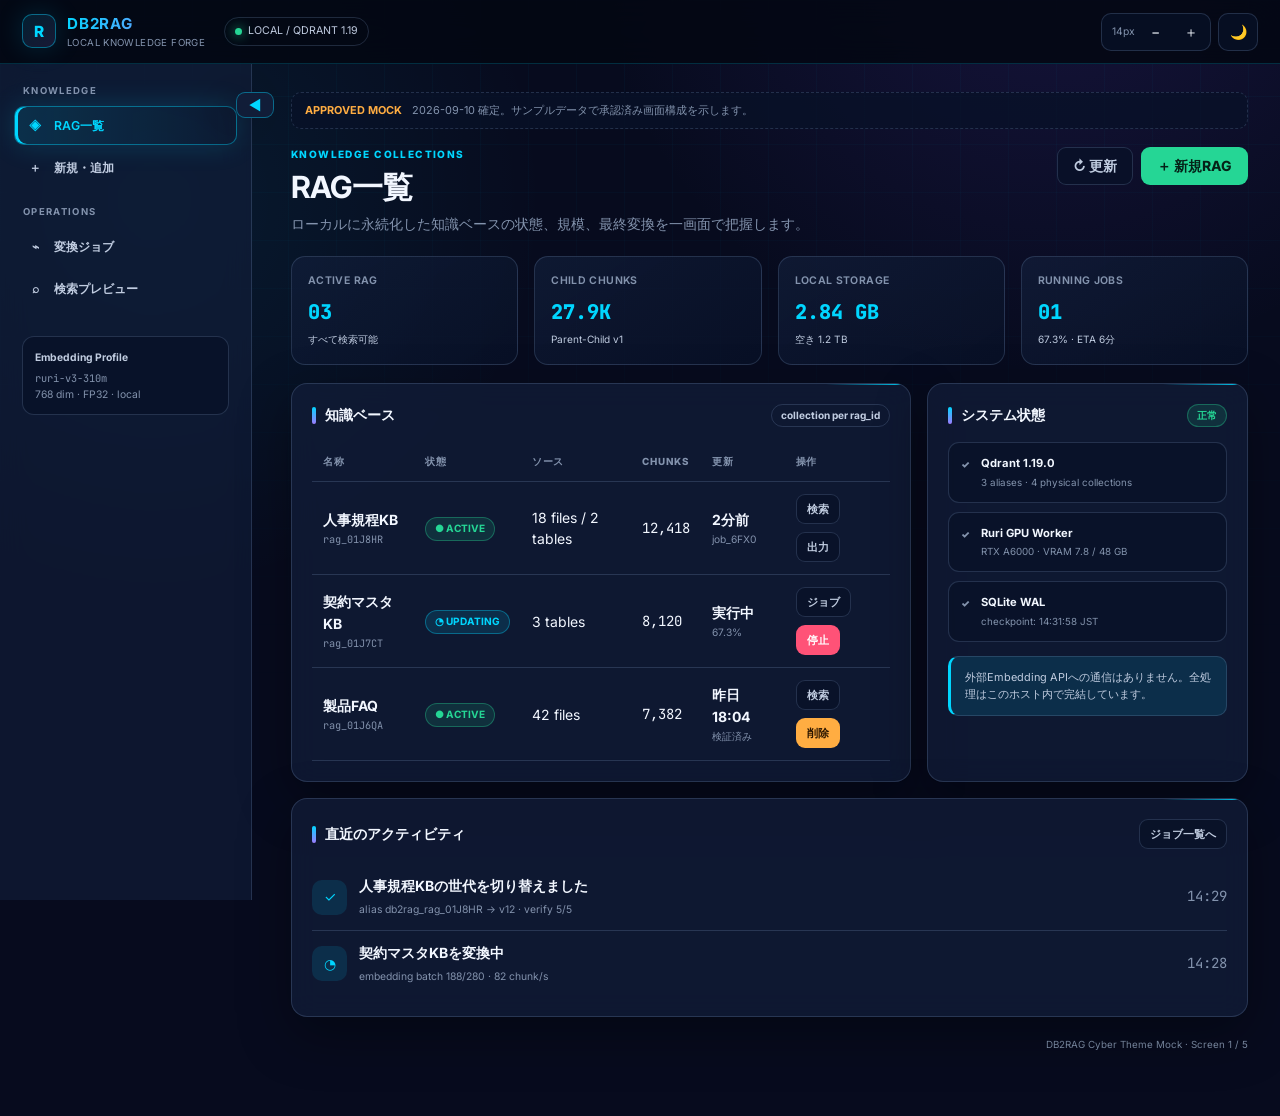
<file: docs/mockup.html>
<!DOCTYPE html>
<html lang="ja">
<head>
  <meta charset="UTF-8">
  <meta name="viewport" content="width=device-width, initial-scale=1">
  <title>DB2RAG モック — RAG一覧</title>
  <link rel="preconnect" href="https://fonts.googleapis.com">
  <link rel="preconnect" href="https://fonts.gstatic.com" crossorigin>
  <link href="https://fonts.googleapis.com/css2?family=Inter:wght@400;500;600;700;800&family=JetBrains+Mono:wght@400;500;700&display=swap" rel="stylesheet">
  <link rel="stylesheet" href="mockup_cyber.css">
</head>
<body>
  <header class="topbar">
    <a class="brand" href="mockup.html">
      <span class="brand-mark">R</span>
      <span class="brand-copy"><strong>DB2RAG</strong><small>LOCAL KNOWLEDGE FORGE</small></span>
    </a>
    <span class="environment-pill"><span class="live-dot"></span>LOCAL / QDRANT 1.19</span>
    <span class="topbar-spacer"></span>
    <div class="topbar-controls">
      <div class="control-group">
        <span class="control-label" id="font-size-label">14px</span>
        <button class="icon-button" id="font-minus" type="button" aria-label="文字を小さく">−</button>
        <button class="icon-button" id="font-plus" type="button" aria-label="文字を大きく">＋</button>
      </div>
      <div class="control-group">
        <button class="icon-button" id="theme-toggle" type="button" aria-label="ライトモードに切り替える">🌙</button>
      </div>
    </div>
  </header>

  <button class="sidebar-balloon" id="sidebar-balloon" type="button">💬 メニュー</button>
  <div class="shell">
    <nav class="sidebar" id="sidebar" aria-label="メインナビゲーション">
      <div class="sidebar-section">Knowledge</div>
      <a class="nav-link active" href="mockup.html"><span class="nav-icon">◈</span>RAG一覧</a>
      <a class="nav-link" href="mockup_rag_create.html"><span class="nav-icon">＋</span>新規・追加</a>
      <div class="sidebar-section">Operations</div>
      <a class="nav-link" href="mockup_job_list.html"><span class="nav-icon">⌁</span>変換ジョブ</a>
      <a class="nav-link" href="mockup_search_preview.html"><span class="nav-icon">⌕</span>検索プレビュー</a>
      <div class="sidebar-meta">
        <strong>Embedding Profile</strong>
        <span class="mono">ruri-v3-310m</span><br>
        768 dim · FP32 · local
      </div>
    </nav>
    <div class="sidebar-resizer" id="sidebar-resizer" title="ドラッグで幅を調整">
      <button class="collapse-button" id="collapse-sidebar" type="button" aria-label="サイドバーを折りたたむ">▼</button>
    </div>

    <main class="content">
      <div class="mock-banner"><strong>APPROVED MOCK</strong> 2026-09-10 確定。サンプルデータで承認済み画面構成を示します。</div>

      <section class="page-heading">
        <div>
          <div class="eyebrow">Knowledge Collections</div>
          <h1>RAG一覧</h1>
          <p>ローカルに永続化した知識ベースの状態、規模、最終変換を一画面で把握します。</p>
        </div>
        <div class="heading-actions">
          <button class="button secondary" type="button" data-toast="一覧を更新しました" data-toast-detail="3件のRAGを確認しました。">↻ 更新</button>
          <a class="button success" href="mockup_rag_create.html">＋ 新規RAG</a>
        </div>
      </section>

      <section class="grid metrics" aria-label="サマリー">
        <article class="metric">
          <div class="metric-label">ACTIVE RAG</div>
          <div class="metric-value">03</div>
          <div class="metric-foot">すべて検索可能</div>
        </article>
        <article class="metric">
          <div class="metric-label">CHILD CHUNKS</div>
          <div class="metric-value">27.9K</div>
          <div class="metric-foot">Parent-Child v1</div>
        </article>
        <article class="metric">
          <div class="metric-label">LOCAL STORAGE</div>
          <div class="metric-value">2.84 GB</div>
          <div class="metric-foot">空き 1.2 TB</div>
        </article>
        <article class="metric">
          <div class="metric-label">RUNNING JOBS</div>
          <div class="metric-value">01</div>
          <div class="metric-foot">67.3% · ETA 6分</div>
        </article>
      </section>

      <div class="grid two">
        <section class="card">
          <div class="card-title-row">
            <h2>知識ベース</h2>
            <span class="tag">collection per rag_id</span>
          </div>
          <div class="table-wrap">
            <table>
              <thead>
                <tr>
                  <th>名称</th>
                  <th>状態</th>
                  <th>ソース</th>
                  <th>Chunks</th>
                  <th>更新</th>
                  <th>操作</th>
                </tr>
              </thead>
              <tbody>
                <tr>
                  <td><span class="row-title">人事規程KB</span><span class="row-subtitle mono">rag_01J8HR</span></td>
                  <td><span class="status-pill success">● ACTIVE</span></td>
                  <td>18 files / 2 tables</td>
                  <td class="mono">12,418</td>
                  <td><span class="row-title">2分前</span><span class="row-subtitle">job_6FX0</span></td>
                  <td><div class="inline-actions"><a class="button small secondary" href="mockup_search_preview.html">検索</a><button class="button small secondary" type="button" data-toast="エクスポートを準備します" data-toast-detail="JSONL + Qdrant snapshot の確認画面へ進みます。">出力</button></div></td>
                </tr>
                <tr>
                  <td><span class="row-title">契約マスタKB</span><span class="row-subtitle mono">rag_01J7CT</span></td>
                  <td><span class="status-pill running">◔ UPDATING</span></td>
                  <td>3 tables</td>
                  <td class="mono">8,120</td>
                  <td><span class="row-title">実行中</span><span class="row-subtitle">67.3%</span></td>
                  <td><div class="inline-actions"><a class="button small secondary" href="mockup_job_list.html">ジョブ</a><button class="button small danger" type="button" data-toast="停止確認" data-toast-detail="取消前に確認ダイアログを表示します。">停止</button></div></td>
                </tr>
                <tr>
                  <td><span class="row-title">製品FAQ</span><span class="row-subtitle mono">rag_01J6QA</span></td>
                  <td><span class="status-pill success">● ACTIVE</span></td>
                  <td>42 files</td>
                  <td class="mono">7,382</td>
                  <td><span class="row-title">昨日 18:04</span><span class="row-subtitle">検証済み</span></td>
                  <td><div class="inline-actions"><a class="button small secondary" href="mockup_search_preview.html">検索</a><button class="button small warning" type="button" data-toast="削除確認" data-toast-detail="Secure purge の対象と影響を確認します。">削除</button></div></td>
                </tr>
              </tbody>
            </table>
          </div>
        </section>

        <aside class="card">
          <div class="card-title-row">
            <h2>システム状態</h2>
            <span class="status-pill success">正常</span>
          </div>
          <div class="diagnostic">
            <span class="diagnostic-icon">✓</span>
            <div><strong>Qdrant 1.19.0</strong><span>3 aliases · 4 physical collections</span></div>
          </div>
          <div class="diagnostic">
            <span class="diagnostic-icon">✓</span>
            <div><strong>Ruri GPU Worker</strong><span>RTX A6000 · VRAM 7.8 / 48 GB</span></div>
          </div>
          <div class="diagnostic">
            <span class="diagnostic-icon">✓</span>
            <div><strong>SQLite WAL</strong><span>checkpoint: 14:31:58 JST</span></div>
          </div>
          <div class="callout" style="margin-top: 14px;">
            外部Embedding APIへの通信はありません。全処理はこのホスト内で完結しています。
          </div>
        </aside>
      </div>

      <section class="card" style="margin-top: 16px;">
        <div class="card-title-row">
          <h2>直近のアクティビティ</h2>
          <a class="button small secondary" href="mockup_job_list.html">ジョブ一覧へ</a>
        </div>
        <div class="event-row">
          <span class="event-icon">✓</span>
          <div class="event-main"><strong>人事規程KBの世代を切り替えました</strong><span>alias db2rag_rag_01J8HR → v12 · verify 5/5</span></div>
          <span class="mono muted">14:29</span>
        </div>
        <div class="event-row">
          <span class="event-icon">◔</span>
          <div class="event-main"><strong>契約マスタKBを変換中</strong><span>embedding batch 188/280 · 82 chunk/s</span></div>
          <span class="mono muted">14:28</span>
        </div>
      </section>

      <div class="footer-note">DB2RAG Cyber Theme Mock · Screen 1 / 5</div>
    </main>
  </div>
  <div class="toast-region" id="toast-region" aria-live="polite"></div>
  <script src="mockup_cyber.js"></script>
</body>
</html>
</file>
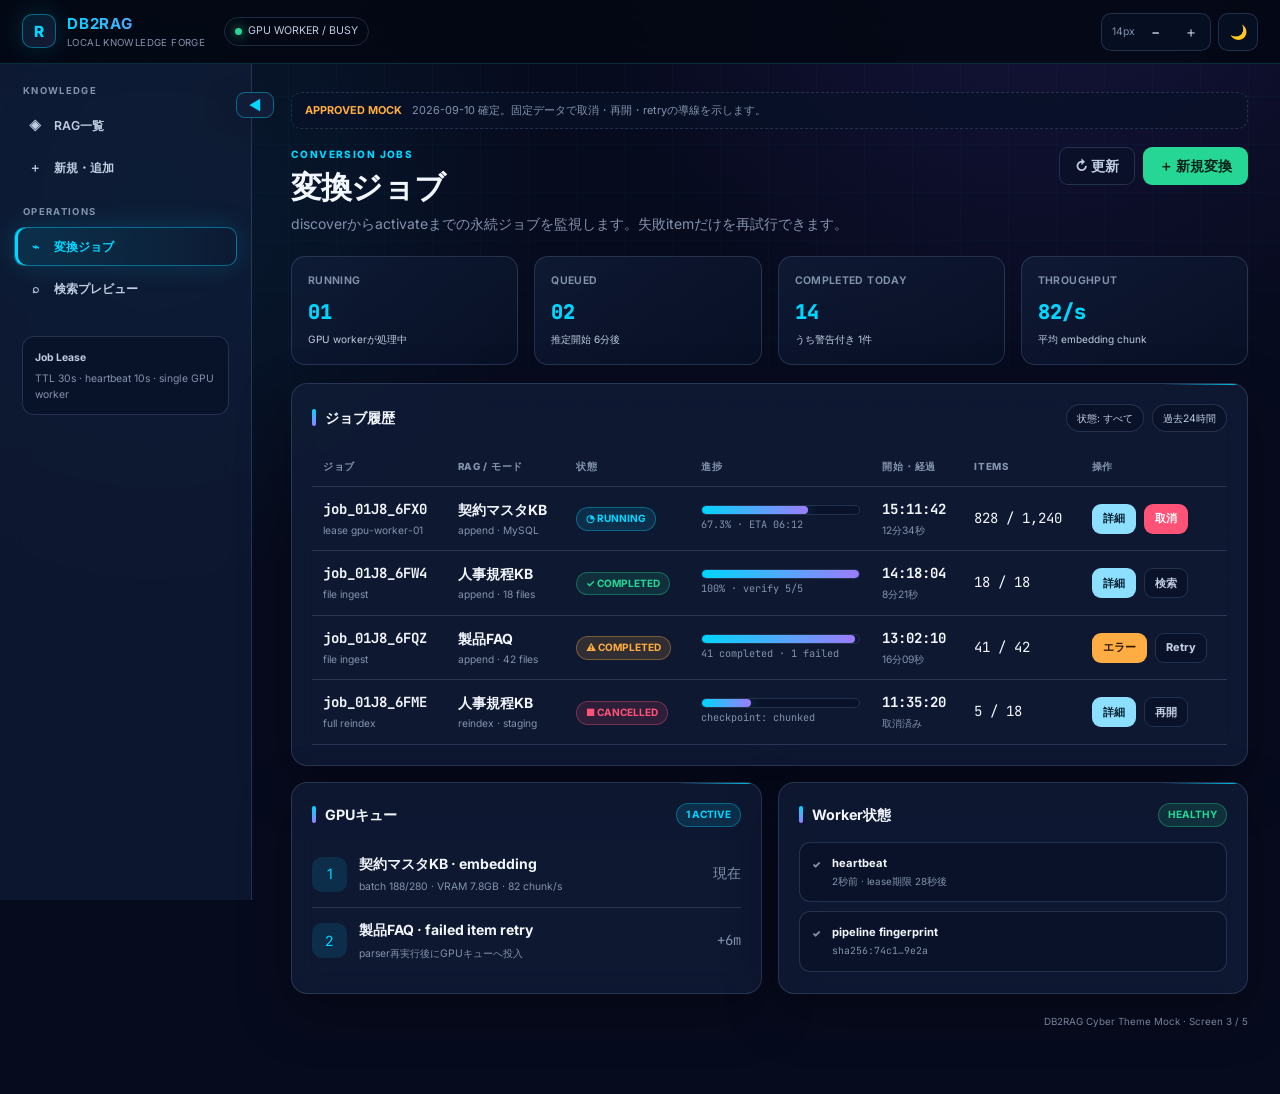
<file: docs/mockup_job_list.html>
<!DOCTYPE html>
<html lang="ja">
<head>
  <meta charset="UTF-8">
  <meta name="viewport" content="width=device-width, initial-scale=1">
  <title>DB2RAG モック — 変換ジョブ</title>
  <link rel="preconnect" href="https://fonts.googleapis.com">
  <link rel="preconnect" href="https://fonts.gstatic.com" crossorigin>
  <link href="https://fonts.googleapis.com/css2?family=Inter:wght@400;500;600;700;800&family=JetBrains+Mono:wght@400;500;700&display=swap" rel="stylesheet">
  <link rel="stylesheet" href="mockup_cyber.css">
</head>
<body>
  <header class="topbar">
    <a class="brand" href="mockup.html"><span class="brand-mark">R</span><span class="brand-copy"><strong>DB2RAG</strong><small>LOCAL KNOWLEDGE FORGE</small></span></a>
    <span class="environment-pill"><span class="live-dot"></span>GPU WORKER / BUSY</span>
    <span class="topbar-spacer"></span>
    <div class="topbar-controls">
      <div class="control-group"><span class="control-label" id="font-size-label">14px</span><button class="icon-button" id="font-minus" type="button" aria-label="文字を小さく">−</button><button class="icon-button" id="font-plus" type="button" aria-label="文字を大きく">＋</button></div>
      <div class="control-group"><button class="icon-button" id="theme-toggle" type="button" aria-label="ライトモードに切り替える">🌙</button></div>
    </div>
  </header>

  <button class="sidebar-balloon" id="sidebar-balloon" type="button">💬 メニュー</button>
  <div class="shell">
    <nav class="sidebar" id="sidebar" aria-label="メインナビゲーション">
      <div class="sidebar-section">Knowledge</div>
      <a class="nav-link" href="mockup.html"><span class="nav-icon">◈</span>RAG一覧</a>
      <a class="nav-link" href="mockup_rag_create.html"><span class="nav-icon">＋</span>新規・追加</a>
      <div class="sidebar-section">Operations</div>
      <a class="nav-link active" href="mockup_job_list.html"><span class="nav-icon">⌁</span>変換ジョブ</a>
      <a class="nav-link" href="mockup_search_preview.html"><span class="nav-icon">⌕</span>検索プレビュー</a>
      <div class="sidebar-meta"><strong>Job Lease</strong>TTL 30s · heartbeat 10s · single GPU worker</div>
    </nav>
    <div class="sidebar-resizer" id="sidebar-resizer" title="ドラッグで幅を調整"><button class="collapse-button" id="collapse-sidebar" type="button" aria-label="サイドバーを折りたたむ">▼</button></div>

    <main class="content">
      <div class="mock-banner"><strong>APPROVED MOCK</strong> 2026-09-10 確定。固定データで取消・再開・retryの導線を示します。</div>

      <section class="page-heading">
        <div>
          <div class="eyebrow">Conversion Jobs</div>
          <h1>変換ジョブ</h1>
          <p>discoverからactivateまでの永続ジョブを監視します。失敗itemだけを再試行できます。</p>
        </div>
        <div class="heading-actions">
          <button class="button secondary" type="button" data-toast="ジョブ一覧を更新しました" data-toast-detail="最終更新 15:24:18">↻ 更新</button>
          <a class="button success" href="mockup_rag_create.html">＋ 新規変換</a>
        </div>
      </section>

      <section class="grid metrics">
        <article class="metric"><div class="metric-label">RUNNING</div><div class="metric-value">01</div><div class="metric-foot">GPU workerが処理中</div></article>
        <article class="metric"><div class="metric-label">QUEUED</div><div class="metric-value">02</div><div class="metric-foot">推定開始 6分後</div></article>
        <article class="metric"><div class="metric-label">COMPLETED TODAY</div><div class="metric-value">14</div><div class="metric-foot">うち警告付き 1件</div></article>
        <article class="metric"><div class="metric-label">THROUGHPUT</div><div class="metric-value">82/s</div><div class="metric-foot">平均 embedding chunk</div></article>
      </section>

      <section class="card">
        <div class="card-title-row">
          <h2>ジョブ履歴</h2>
          <div class="filter-bar" style="margin: 0;">
            <span class="filter-chip">状態: すべて</span>
            <span class="filter-chip">過去24時間</span>
          </div>
        </div>
        <div class="table-wrap">
          <table>
            <thead>
              <tr><th>ジョブ</th><th>RAG / モード</th><th>状態</th><th>進捗</th><th>開始・経過</th><th>Items</th><th>操作</th></tr>
            </thead>
            <tbody>
              <tr>
                <td><span class="row-title job-id">job_01J8_6FX0</span><span class="row-subtitle">lease gpu-worker-01</span></td>
                <td><span class="row-title">契約マスタKB</span><span class="row-subtitle">append · MySQL</span></td>
                <td><span class="status-pill running">◔ RUNNING</span></td>
                <td style="min-width: 170px;"><div class="progress-track"><div class="progress-bar" style="width: 67.3%;"></div></div><span class="row-subtitle mono">67.3% · ETA 06:12</span></td>
                <td><span class="row-title mono">15:11:42</span><span class="row-subtitle">12分34秒</span></td>
                <td class="mono">828 / 1,240</td>
                <td><div class="inline-actions"><button class="button small" type="button" data-job-detail data-job-id="job_01J8_6FX0">詳細</button><button class="button small danger" type="button" data-toast="取消確認" data-toast-detail="現在のcheckpointは保持されます。">取消</button></div></td>
              </tr>
              <tr>
                <td><span class="row-title job-id">job_01J8_6FW4</span><span class="row-subtitle">file ingest</span></td>
                <td><span class="row-title">人事規程KB</span><span class="row-subtitle">append · 18 files</span></td>
                <td><span class="status-pill success">✓ COMPLETED</span></td>
                <td><div class="progress-track"><div class="progress-bar" style="width: 100%;"></div></div><span class="row-subtitle mono">100% · verify 5/5</span></td>
                <td><span class="row-title mono">14:18:04</span><span class="row-subtitle">8分21秒</span></td>
                <td class="mono">18 / 18</td>
                <td><div class="inline-actions"><button class="button small" type="button" data-job-detail data-job-id="job_01J8_6FW4">詳細</button><a class="button small secondary" href="mockup_search_preview.html">検索</a></div></td>
              </tr>
              <tr>
                <td><span class="row-title job-id">job_01J8_6FQZ</span><span class="row-subtitle">file ingest</span></td>
                <td><span class="row-title">製品FAQ</span><span class="row-subtitle">append · 42 files</span></td>
                <td><span class="status-pill warning">⚠ COMPLETED</span></td>
                <td><div class="progress-track"><div class="progress-bar" style="width: 97%;"></div></div><span class="row-subtitle mono">41 completed · 1 failed</span></td>
                <td><span class="row-title mono">13:02:10</span><span class="row-subtitle">16分09秒</span></td>
                <td class="mono">41 / 42</td>
                <td><div class="inline-actions"><button class="button small warning" type="button" data-job-detail data-job-id="job_01J8_6FQZ">エラー</button><button class="button small secondary" type="button" data-toast="再試行を予約しました" data-toast-detail="失敗した1itemのみ再試行します。">Retry</button></div></td>
              </tr>
              <tr>
                <td><span class="row-title job-id">job_01J8_6FME</span><span class="row-subtitle">full reindex</span></td>
                <td><span class="row-title">人事規程KB</span><span class="row-subtitle">reindex · staging</span></td>
                <td><span class="status-pill danger">■ CANCELLED</span></td>
                <td><div class="progress-track"><div class="progress-bar" style="width: 31%;"></div></div><span class="row-subtitle mono">checkpoint: chunked</span></td>
                <td><span class="row-title mono">11:35:20</span><span class="row-subtitle">取消済み</span></td>
                <td class="mono">5 / 18</td>
                <td><div class="inline-actions"><button class="button small" type="button" data-job-detail data-job-id="job_01J8_6FME">詳細</button><button class="button small secondary" type="button" data-toast="ジョブを再開します" data-toast-detail="chunked checkpointから再開します。">再開</button></div></td>
              </tr>
            </tbody>
          </table>
        </div>
      </section>

      <div class="grid equal-two" style="margin-top: 16px;">
        <section class="card">
          <div class="card-title-row"><h2>GPUキュー</h2><span class="status-pill running">1 ACTIVE</span></div>
          <div class="event-row"><span class="event-icon">1</span><div class="event-main"><strong>契約マスタKB · embedding</strong><span>batch 188/280 · VRAM 7.8GB · 82 chunk/s</span></div><span class="mono muted">現在</span></div>
          <div class="event-row"><span class="event-icon">2</span><div class="event-main"><strong>製品FAQ · failed item retry</strong><span>parser再実行後にGPUキューへ投入</span></div><span class="mono muted">+6m</span></div>
        </section>
        <section class="card">
          <div class="card-title-row"><h2>Worker状態</h2><span class="status-pill success">HEALTHY</span></div>
          <div class="diagnostic"><span class="diagnostic-icon">✓</span><div><strong>heartbeat</strong><span>2秒前 · lease期限 28秒後</span></div></div>
          <div class="diagnostic"><span class="diagnostic-icon">✓</span><div><strong>pipeline fingerprint</strong><span class="mono">sha256:74c1…9e2a</span></div></div>
        </section>
      </div>

      <div class="footer-note">DB2RAG Cyber Theme Mock · Screen 3 / 5</div>
    </main>
  </div>
  <div class="job-hover" id="job-detail-overlay" hidden>
    <div class="job-hover-card" role="dialog" aria-modal="true" aria-labelledby="job-hover-title">
      <div class="job-hover-head">
        <div>
          <div class="eyebrow mono" id="job-hover-id">job_01J8_6FX0</div>
          <h2 id="job-hover-title">進捗・エラー</h2>
        </div>
        <button class="icon-button" id="job-hover-close" type="button" aria-label="閉じる">×</button>
      </div>
      <div id="job-hover-body">
        <div class="progress-header">
          <span class="status-pill running">◔ RUNNING</span>
          <div class="progress-percent">67.3%</div>
        </div>
        <div class="progress-track" style="height: 10px;"><div class="progress-bar" style="width: 67.3%;"></div></div>
        <div class="job-hover-section-title">item 進捗</div>
        <div class="error-row"><span class="file-icon">✓</span><div class="file-main"><strong>hr.regulations</strong><span>completed · checkpoint verified</span></div><span class="status-pill success">completed</span></div>
        <div class="error-row"><span class="file-icon">◔</span><div class="file-main"><strong>hr.faq_entries</strong><span>running · checkpoint embedded</span></div><span class="status-pill running">running</span></div>
        <div class="error-row"><span class="file-icon">·</span><div class="file-main"><strong>hr.allowances</strong><span>pending · checkpoint discovered</span></div><span class="status-pill neutral">pending</span></div>
        <div class="job-hover-section-title">エラー</div>
        <div class="error-row"><span class="file-icon" style="background: var(--red-soft); color: var(--red);">!</span><div class="file-main"><strong>hr.faq_entries · ERR_MYSQL_ROW_DECODE</strong><span>不正な文字列を検出しました。checkpoint: extracted · retryable</span></div></div>
      </div>
    </div>
  </div>
  <div class="toast-region" id="toast-region" aria-live="polite"></div>
  <script src="mockup_cyber.js"></script>
</body>
</html>
</file>
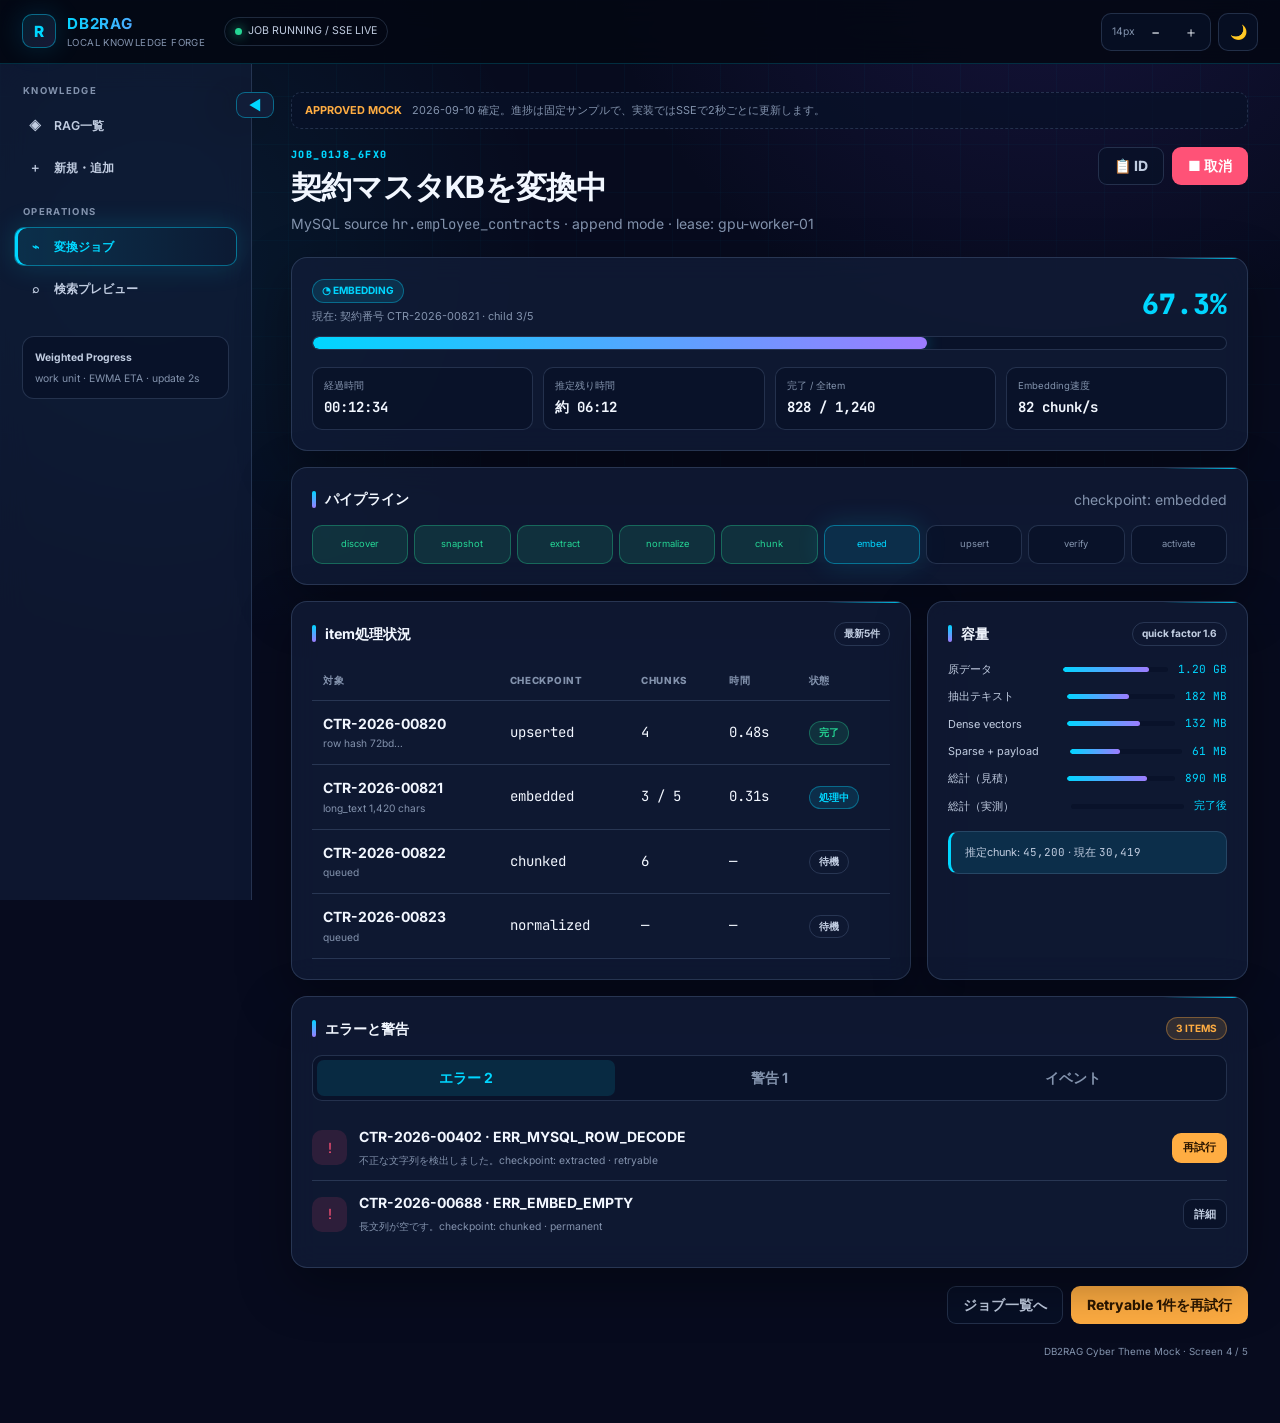
<file: docs/mockup_job_progress.html>
<!DOCTYPE html>
<html lang="ja">
<head>
  <meta charset="UTF-8">
  <meta name="viewport" content="width=device-width, initial-scale=1">
  <title>DB2RAG モック — 進捗ダッシュボード</title>
  <link rel="preconnect" href="https://fonts.googleapis.com">
  <link rel="preconnect" href="https://fonts.gstatic.com" crossorigin>
  <link href="https://fonts.googleapis.com/css2?family=Inter:wght@400;500;600;700;800&family=JetBrains+Mono:wght@400;500;700&display=swap" rel="stylesheet">
  <link rel="stylesheet" href="mockup_cyber.css">
</head>
<body>
  <header class="topbar">
    <a class="brand" href="mockup.html"><span class="brand-mark">R</span><span class="brand-copy"><strong>DB2RAG</strong><small>LOCAL KNOWLEDGE FORGE</small></span></a>
    <span class="environment-pill"><span class="live-dot"></span>JOB RUNNING / SSE LIVE</span>
    <span class="topbar-spacer"></span>
    <div class="topbar-controls">
      <div class="control-group"><span class="control-label" id="font-size-label">14px</span><button class="icon-button" id="font-minus" type="button" aria-label="文字を小さく">−</button><button class="icon-button" id="font-plus" type="button" aria-label="文字を大きく">＋</button></div>
      <div class="control-group"><button class="icon-button" id="theme-toggle" type="button" aria-label="ライトモードに切り替える">🌙</button></div>
    </div>
  </header>

  <button class="sidebar-balloon" id="sidebar-balloon" type="button">💬 メニュー</button>
  <div class="shell">
    <nav class="sidebar" id="sidebar" aria-label="メインナビゲーション">
      <div class="sidebar-section">Knowledge</div>
      <a class="nav-link" href="mockup.html"><span class="nav-icon">◈</span>RAG一覧</a>
      <a class="nav-link" href="mockup_rag_create.html"><span class="nav-icon">＋</span>新規・追加</a>
      <div class="sidebar-section">Operations</div>
      <a class="nav-link active" href="mockup_job_list.html"><span class="nav-icon">⌁</span>変換ジョブ</a>
      <a class="nav-link" href="mockup_search_preview.html"><span class="nav-icon">⌕</span>検索プレビュー</a>
      <div class="sidebar-meta"><strong>Weighted Progress</strong>work unit · EWMA ETA · update 2s</div>
    </nav>
    <div class="sidebar-resizer" id="sidebar-resizer" title="ドラッグで幅を調整"><button class="collapse-button" id="collapse-sidebar" type="button" aria-label="サイドバーを折りたたむ">▼</button></div>

    <main class="content">
      <div class="mock-banner"><strong>APPROVED MOCK</strong> 2026-09-10 確定。進捗は固定サンプルで、実装ではSSEで2秒ごとに更新します。</div>

      <section class="page-heading">
        <div>
          <div class="eyebrow mono">job_01J8_6FX0</div>
          <h1>契約マスタKBを変換中</h1>
          <p>MySQL source <span class="mono">hr.employee_contracts</span> · append mode · lease: gpu-worker-01</p>
        </div>
        <div class="heading-actions">
          <button class="button secondary" type="button" data-copy="job_01J8_6FX0">📋 ID</button>
          <button class="button danger" type="button" data-toast="ジョブ取消確認" data-toast-detail="現在のcheckpointは保持され、後で再開できます。">■ 取消</button>
        </div>
      </section>

      <section class="card">
        <div class="progress-header">
          <div>
            <span class="status-pill running">◔ EMBEDDING</span>
            <div class="helper">現在: 契約番号 CTR-2026-00821 · child 3/5</div>
          </div>
          <div class="progress-percent">67.3%</div>
        </div>
        <div class="progress-track" style="height: 14px;"><div class="progress-bar" style="width: 67.3%;"></div></div>
        <div class="progress-stats">
          <div class="progress-stat"><span>経過時間</span><strong>00:12:34</strong></div>
          <div class="progress-stat"><span>推定残り時間</span><strong>約 06:12</strong></div>
          <div class="progress-stat"><span>完了 / 全item</span><strong>828 / 1,240</strong></div>
          <div class="progress-stat"><span>Embedding速度</span><strong>82 chunk/s</strong></div>
        </div>
      </section>

      <section class="card" style="margin-top: 16px;">
        <div class="card-title-row"><h2>パイプライン</h2><span class="muted">checkpoint: embedded</span></div>
        <div class="pipeline">
          <div class="pipeline-stage complete">discover</div>
          <div class="pipeline-stage complete">snapshot</div>
          <div class="pipeline-stage complete">extract</div>
          <div class="pipeline-stage complete">normalize</div>
          <div class="pipeline-stage complete">chunk</div>
          <div class="pipeline-stage active">embed</div>
          <div class="pipeline-stage">upsert</div>
          <div class="pipeline-stage">verify</div>
          <div class="pipeline-stage">activate</div>
        </div>
      </section>

      <div class="grid two" style="margin-top: 16px;">
        <section class="card">
          <div class="card-title-row">
            <h2>item処理状況</h2>
            <span class="tag">最新5件</span>
          </div>
          <div class="table-wrap">
            <table>
              <thead><tr><th>対象</th><th>Checkpoint</th><th>Chunks</th><th>時間</th><th>状態</th></tr></thead>
              <tbody>
                <tr><td><span class="row-title">CTR-2026-00820</span><span class="row-subtitle">row hash 72bd…</span></td><td class="mono">upserted</td><td class="mono">4</td><td class="mono">0.48s</td><td><span class="status-pill success">完了</span></td></tr>
                <tr><td><span class="row-title">CTR-2026-00821</span><span class="row-subtitle">long_text 1,420 chars</span></td><td class="mono">embedded</td><td class="mono">3 / 5</td><td class="mono">0.31s</td><td><span class="status-pill running">処理中</span></td></tr>
                <tr><td><span class="row-title">CTR-2026-00822</span><span class="row-subtitle">queued</span></td><td class="mono">chunked</td><td class="mono">6</td><td class="mono">—</td><td><span class="status-pill neutral">待機</span></td></tr>
                <tr><td><span class="row-title">CTR-2026-00823</span><span class="row-subtitle">queued</span></td><td class="mono">normalized</td><td class="mono">—</td><td class="mono">—</td><td><span class="status-pill neutral">待機</span></td></tr>
              </tbody>
            </table>
          </div>
        </section>

        <aside class="card">
          <div class="card-title-row"><h2>容量</h2><span class="tag">quick factor 1.6</span></div>
          <div class="capacity-list">
            <div class="capacity-item"><span class="capacity-label">原データ</span><div class="mini-track"><span style="width: 82%;"></span></div><span class="capacity-value">1.20 GB</span></div>
            <div class="capacity-item"><span class="capacity-label">抽出テキスト</span><div class="mini-track"><span style="width: 58%;"></span></div><span class="capacity-value">182 MB</span></div>
            <div class="capacity-item"><span class="capacity-label">Dense vectors</span><div class="mini-track"><span style="width: 68%;"></span></div><span class="capacity-value">132 MB</span></div>
            <div class="capacity-item"><span class="capacity-label">Sparse + payload</span><div class="mini-track"><span style="width: 45%;"></span></div><span class="capacity-value">61 MB</span></div>
            <div class="capacity-item"><span class="capacity-label">総計（見積）</span><div class="mini-track"><span style="width: 74%;"></span></div><span class="capacity-value">890 MB</span></div>
            <div class="capacity-item"><span class="capacity-label">総計（実測）</span><div class="mini-track"><span style="width: 0%;"></span></div><span class="capacity-value">完了後</span></div>
          </div>
          <div class="callout" style="margin-top: 16px;">推定chunk: <span class="mono">45,200</span> · 現在 <span class="mono">30,419</span></div>
        </aside>
      </div>

      <section class="card" style="margin-top: 16px;" data-tabs>
        <div class="card-title-row"><h2>エラーと警告</h2><span class="status-pill warning">3 ITEMS</span></div>
        <div class="tabs">
          <button class="tab active" type="button" data-tab-target="errors-panel">エラー 2</button>
          <button class="tab" type="button" data-tab-target="warnings-panel">警告 1</button>
          <button class="tab" type="button" data-tab-target="events-panel">イベント</button>
        </div>
        <div class="tab-panel active" id="errors-panel">
          <div class="error-row">
            <span class="file-icon" style="background: var(--red-soft); color: var(--red);">!</span>
            <div class="file-main"><strong>CTR-2026-00402 · ERR_MYSQL_ROW_DECODE</strong><span>不正な文字列を検出しました。checkpoint: extracted · retryable</span></div>
            <button class="button small warning" type="button" data-toast="itemを再試行します" data-toast-detail="CTR-2026-00402をextracted checkpointから再開します。">再試行</button>
          </div>
          <div class="error-row">
            <span class="file-icon" style="background: var(--red-soft); color: var(--red);">!</span>
            <div class="file-main"><strong>CTR-2026-00688 · ERR_EMBED_EMPTY</strong><span>長文列が空です。checkpoint: chunked · permanent</span></div>
            <button class="button small secondary" type="button" data-toast="詳細を表示" data-toast-detail="空テキストのため自動retry対象外です。">詳細</button>
          </div>
        </div>
        <div class="tab-panel" id="warnings-panel"><div class="callout warning">1レコードでupdated_atがNULLです。row_hash比較で処理しました。</div></div>
        <div class="tab-panel" id="events-panel"><div class="callout">直近のcheckpoint、lease更新、batch二分イベントを時系列表示します。</div></div>
      </section>

      <div class="button-row" style="justify-content: flex-end; margin-top: 18px;">
        <a class="button secondary" href="mockup_job_list.html">ジョブ一覧へ</a>
        <button class="button warning" type="button" data-toast="失敗itemを一括再試行" data-toast-detail="retryableな1件だけを再試行します。">Retryable 1件を再試行</button>
      </div>
      <div class="footer-note">DB2RAG Cyber Theme Mock · Screen 4 / 5</div>
    </main>
  </div>
  <div class="toast-region" id="toast-region" aria-live="polite"></div>
  <script src="mockup_cyber.js"></script>
</body>
</html>
</file>
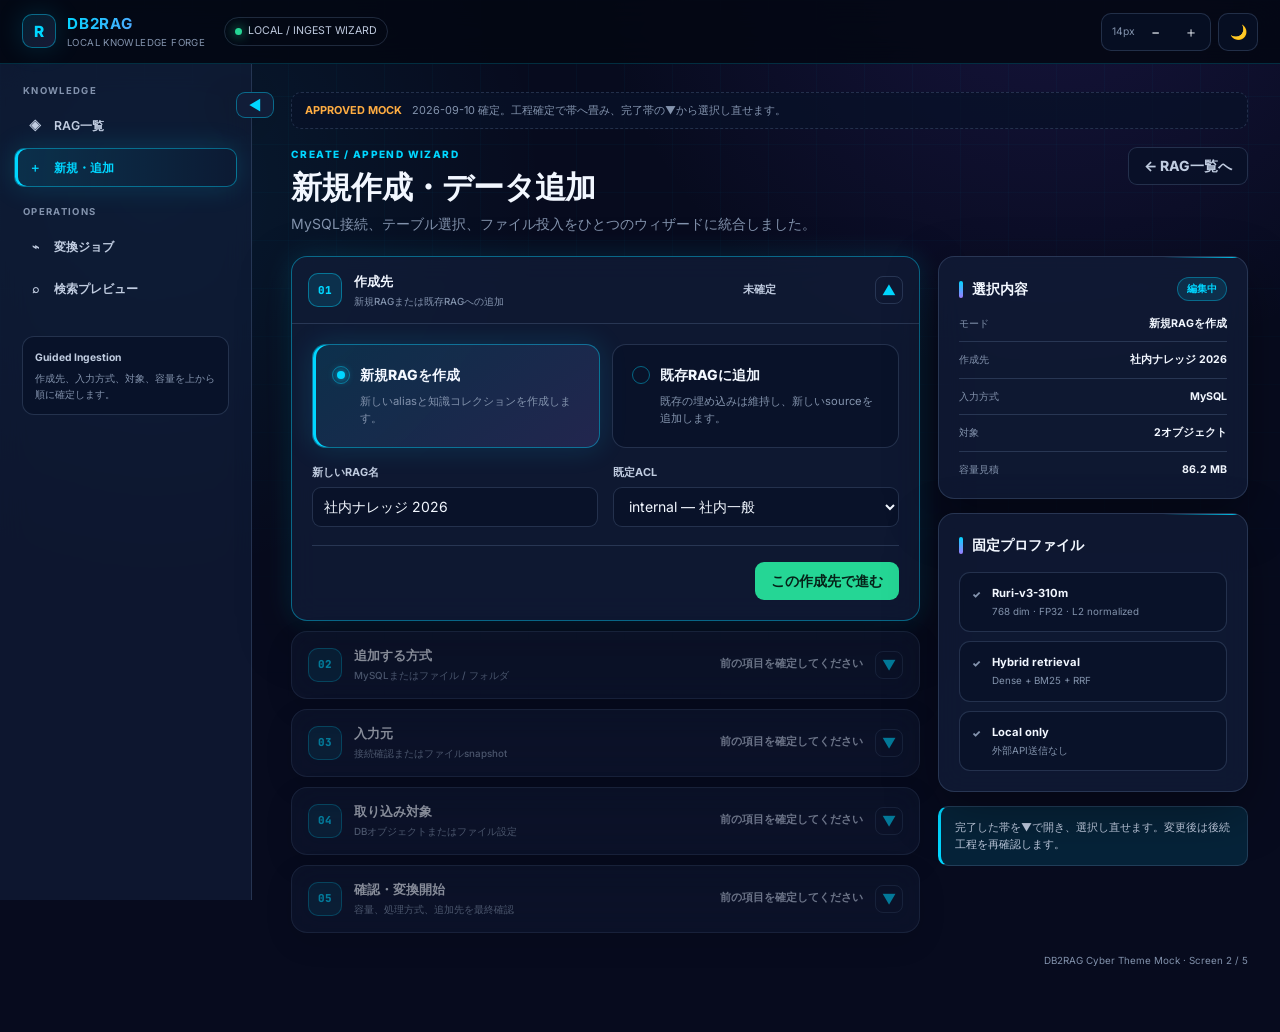
<file: docs/mockup_rag_create.html>
<!DOCTYPE html>
<html lang="ja">
<head>
  <meta charset="UTF-8">
  <meta name="viewport" content="width=device-width, initial-scale=1">
  <title>DB2RAG モック — 新規・追加ウィザード</title>
  <link rel="preconnect" href="https://fonts.googleapis.com">
  <link rel="preconnect" href="https://fonts.gstatic.com" crossorigin>
  <link href="https://fonts.googleapis.com/css2?family=Inter:wght@400;500;600;700;800&family=JetBrains+Mono:wght@400;500;700&display=swap" rel="stylesheet">
  <link rel="stylesheet" href="mockup_cyber.css">
</head>
<body>
  <header class="topbar">
    <a class="brand" href="mockup.html">
      <span class="brand-mark">R</span>
      <span class="brand-copy"><strong>DB2RAG</strong><small>LOCAL KNOWLEDGE FORGE</small></span>
    </a>
    <span class="environment-pill"><span class="live-dot"></span>LOCAL / INGEST WIZARD</span>
    <span class="topbar-spacer"></span>
    <div class="topbar-controls">
      <div class="control-group">
        <span class="control-label" id="font-size-label">14px</span>
        <button class="icon-button" id="font-minus" type="button" aria-label="文字を小さく">−</button>
        <button class="icon-button" id="font-plus" type="button" aria-label="文字を大きく">＋</button>
      </div>
      <div class="control-group">
        <button class="icon-button" id="theme-toggle" type="button" aria-label="ライトモードに切り替える">🌙</button>
      </div>
    </div>
  </header>

  <button class="sidebar-balloon" id="sidebar-balloon" type="button">💬 メニュー</button>
  <div class="shell">
    <nav class="sidebar" id="sidebar" aria-label="メインナビゲーション">
      <div class="sidebar-section">Knowledge</div>
      <a class="nav-link" href="mockup.html"><span class="nav-icon">◈</span>RAG一覧</a>
      <a class="nav-link active" href="mockup_rag_create.html"><span class="nav-icon">＋</span>新規・追加</a>
      <div class="sidebar-section">Operations</div>
      <a class="nav-link" href="mockup_job_list.html"><span class="nav-icon">⌁</span>変換ジョブ</a>
      <a class="nav-link" href="mockup_search_preview.html"><span class="nav-icon">⌕</span>検索プレビュー</a>
      <div class="sidebar-meta">
        <strong>Guided Ingestion</strong>
        作成先、入力方式、対象、容量を上から順に確定します。
      </div>
    </nav>
    <div class="sidebar-resizer" id="sidebar-resizer" title="ドラッグで幅を調整">
      <button class="collapse-button" id="collapse-sidebar" type="button" aria-label="サイドバーを折りたたむ">▼</button>
    </div>

    <main class="content">
      <div class="mock-banner"><strong>APPROVED MOCK</strong> 2026-09-10 確定。工程確定で帯へ畳み、完了帯の▼から選択し直せます。</div>

      <section class="page-heading">
        <div>
          <div class="eyebrow">Create / Append Wizard</div>
          <h1>新規作成・データ追加</h1>
          <p>MySQL接続、テーブル選択、ファイル投入をひとつのウィザードに統合しました。</p>
        </div>
        <a class="button secondary" href="mockup.html">← RAG一覧へ</a>
      </section>

      <div class="wizard-layout">
        <div class="wizard-stack">
          <section class="wizard-section is-open" data-wizard-step="1">
            <button class="wizard-summary" type="button" data-wizard-toggle aria-expanded="true">
              <span class="wizard-step-index">01</span>
              <span><span class="wizard-summary-title">作成先</span><span class="wizard-summary-subtitle">新規RAGまたは既存RAGへの追加</span></span>
              <span class="wizard-summary-value" data-wizard-summary>未確定</span>
              <span class="wizard-chevron">▼</span>
            </button>
            <div class="wizard-panel">
              <div class="wizard-panel-inner">
                <div class="wizard-panel-content">
                  <div class="wizard-choice-grid">
                    <article class="choice-card selected" data-choice-group="rag-mode" data-choice-value="new">
                      <div class="choice-head"><span class="radio-dot"></span>新規RAGを作成</div>
                      <p>新しいaliasと知識コレクションを作成します。</p>
                    </article>
                    <article class="choice-card" data-choice-group="rag-mode" data-choice-value="append">
                      <div class="choice-head"><span class="radio-dot"></span>既存RAGに追加</div>
                      <p>既存の埋め込みは維持し、新しいsourceを追加します。</p>
                    </article>
                  </div>

                  <div class="branch-panel" data-branch-group="rag-mode" data-branch-value="new" style="margin-top: 16px;">
                    <div class="form-grid">
                      <div class="field">
                        <label for="rag-name">新しいRAG名</label>
                        <input id="rag-name" value="社内ナレッジ 2026">
                      </div>
                      <div class="field">
                        <label for="new-rag-acl">既定ACL</label>
                        <select id="new-rag-acl"><option>internal — 社内一般</option><option>private — 作成者のみ</option><option>dept:HR — 人事部</option></select>
                      </div>
                    </div>
                  </div>

                  <div class="branch-panel" data-branch-group="rag-mode" data-branch-value="append" hidden style="margin-top: 16px;">
                    <div class="field">
                      <label for="existing-rag">追加先の既存RAG</label>
                      <select id="existing-rag"><option>人事規程KB</option><option>契約マスタKB</option><option>製品FAQ</option></select>
                      <span class="helper">既存RAGのembedding profileとACL規則を引き継ぎます。</span>
                    </div>
                  </div>

                  <div class="wizard-actions">
                    <button class="button success" type="button" data-wizard-next>この作成先で進む</button>
                  </div>
                </div>
              </div>
            </div>
          </section>

          <section class="wizard-section is-locked" data-wizard-step="2">
            <button class="wizard-summary" type="button" data-wizard-toggle aria-expanded="false">
              <span class="wizard-step-index">02</span>
              <span><span class="wizard-summary-title">追加する方式</span><span class="wizard-summary-subtitle">MySQLまたはファイル / フォルダ</span></span>
              <span class="wizard-summary-value" data-wizard-summary>前の項目を確定してください</span>
              <span class="wizard-chevron">▼</span>
            </button>
            <div class="wizard-panel">
              <div class="wizard-panel-inner">
                <div class="wizard-panel-content">
                  <div class="wizard-choice-grid">
                    <article class="choice-card selected" data-choice-group="source-type" data-choice-value="mysql" data-auto-next="true">
                      <span class="source-icon">▦</span>
                      <div class="choice-head"><span class="radio-dot"></span>MySQLから追加</div>
                      <p>READ ONLY接続後、テーブル・ビュー・保存SQLを選択します。</p>
                    </article>
                    <article class="choice-card" data-choice-group="source-type" data-choice-value="file" data-auto-next="true">
                      <span class="source-icon">⇧</span>
                      <div class="choice-head"><span class="radio-dot"></span>ファイルを投入</div>
                      <p>PDF、DOCX、XLSX、CSV、TXT、MDまたはフォルダを追加します。</p>
                    </article>
                  </div>
                  <div class="wizard-actions">
                    <button class="button secondary" type="button" data-wizard-back="1">← 作成先へ戻る</button>
                    <button class="button success" type="button" data-wizard-next>この方式で進む</button>
                  </div>
                </div>
              </div>
            </div>
          </section>

          <section class="wizard-section is-locked" data-wizard-step="3">
            <button class="wizard-summary" type="button" data-wizard-toggle aria-expanded="false">
              <span class="wizard-step-index">03</span>
              <span><span class="wizard-summary-title">入力元</span><span class="wizard-summary-subtitle">接続確認またはファイルsnapshot</span></span>
              <span class="wizard-summary-value" data-wizard-summary>前の項目を確定してください</span>
              <span class="wizard-chevron">▼</span>
            </button>
            <div class="wizard-panel">
              <div class="wizard-panel-inner">
                <div class="wizard-panel-content">
                  <div class="branch-panel" data-branch-group="source-type" data-branch-value="mysql">
                    <div class="card-title-row"><h2>MySQL接続</h2><span class="status-pill success">READ ONLY</span></div>
                    <div class="form-grid">
                      <div class="field"><label for="host">ホスト</label><input id="host" value="mysql.internal.local"></div>
                      <div class="field"><label for="port">ポート</label><input id="port" value="3306"></div>
                      <div class="field"><label for="username">ユーザ</label><input id="username" value="db2rag_reader"></div>
                      <div class="field"><label for="password">パスワード</label><div class="input-with-action"><input id="password" type="password" value="sample-password"><button class="button icon-only secondary" type="button" data-copy="mysql://db2rag_reader:***@mysql.internal.local:3306/hr">📋</button></div></div>
                      <div class="field"><label for="database">データベース</label><input id="database" value="hr"></div>
                      <div class="field"><label for="ssl-mode">SSL</label><select id="ssl-mode"><option>REQUIRED</option><option>VERIFY_IDENTITY</option></select></div>
                    </div>
                    <div class="diagnostic" style="margin-top: 14px;"><span class="diagnostic-icon">✓</span><div><strong>接続診断 PASS 4/4</strong><span>MySQL 8.4.0 LTS · TLS 1.3 · utf8mb4 · SELECTのみ</span></div></div>
                  </div>

                  <div class="branch-panel" data-branch-group="source-type" data-branch-value="file" hidden>
                    <div class="dropzone" tabindex="0" style="min-height: 200px;">
                      <div>
                        <div class="dropzone-icon">⇧</div>
                        <h2>ファイルまたはフォルダをドロップ</h2>
                        <p>原本を変更せず、SHA-256付きsnapshotを作成します。</p>
                        <div class="button-row" style="justify-content: center;">
                          <button class="button" type="button" data-toast="ファイル選択" data-toast-detail="静的モックのためダイアログは開きません。">ファイルを選択</button>
                          <button class="button secondary" type="button" data-toast="フォルダ選択" data-toast-detail="symlinkを除外して再帰列挙します。">フォルダを選択</button>
                        </div>
                      </div>
                    </div>
                    <div class="compact-object-list" style="margin-top: 12px;">
                      <div class="compact-object"><span class="file-icon">PDF</span><div><strong>人事制度マニュアル_v3.pdf</strong><span>2.1 MB · 120 pages · text layer 94%</span></div><span class="status-pill success">準備完了</span></div>
                      <div class="compact-object"><span class="file-icon">DOC</span><div><strong>就業規程_2026.docx</strong><span>890 KB · 見出し32 · 表8</span></div><span class="status-pill success">準備完了</span></div>
                      <div class="compact-object"><span class="file-icon">XLS</span><div><strong>手当一覧_2026.xlsx</strong><span>4.5 MB · 5 sheets · 2,184 rows</span></div><span class="status-pill warning">結合セル14</span></div>
                    </div>
                  </div>

                  <div class="wizard-actions">
                    <button class="button secondary" type="button" data-wizard-back="2">← 方式へ戻る</button>
                    <button class="button success" type="button" data-wizard-next data-toast="入力元を確認しました" data-toast-detail="次に取り込み対象を確定します。">入力元を確定</button>
                  </div>
                </div>
              </div>
            </div>
          </section>

          <section class="wizard-section is-locked" data-wizard-step="4">
            <button class="wizard-summary" type="button" data-wizard-toggle aria-expanded="false">
              <span class="wizard-step-index">04</span>
              <span><span class="wizard-summary-title">取り込み対象</span><span class="wizard-summary-subtitle">DBオブジェクトまたはファイル設定</span></span>
              <span class="wizard-summary-value" data-wizard-summary>前の項目を確定してください</span>
              <span class="wizard-chevron">▼</span>
            </button>
            <div class="wizard-panel">
              <div class="wizard-panel-inner">
                <div class="wizard-panel-content">
                  <div class="branch-panel" data-branch-group="source-type" data-branch-value="mysql">
                    <div class="card-title-row"><h2>テーブル・ビュー・保存SQL</h2><span class="tag success">2選択</span></div>
                    <div class="compact-object-list">
                      <label class="compact-object"><input class="checkbox" type="checkbox" checked><div><strong>hr.regulations</strong><span>PK id · 1,240 rows · updated_at</span></div><span class="status-pill success">準備完了</span></label>
                      <label class="compact-object"><input class="checkbox" type="checkbox" checked><div><strong>hr.faq_entries</strong><span>PK faq_id · 358 rows · modified_at</span></div><span class="status-pill success">準備完了</span></label>
                      <label class="compact-object"><input class="checkbox" type="checkbox"><div><strong>hr.employee_contracts</strong><span>PK contract_id · 45,802 rows</span></div><span class="status-pill warning">要ACL</span></label>
                      <div class="compact-object"><input class="checkbox" type="checkbox" disabled><div><strong>hr.legacy_notes</strong><span>8,991 rows · 安定キーなし</span></div><span class="status-pill danger">PKなし</span></div>
                    </div>
                    <div class="form-grid" style="margin-top: 14px;">
                      <div class="field"><label for="template">論理文書テンプレート</label><select id="template"><option>regulation_v1</option><option>faq_v1</option></select></div>
                      <div class="field"><label for="mysql-acl">ACL既定</label><select id="mysql-acl"><option>internal — 社内一般</option><option>dept:HR — 人事部</option></select></div>
                    </div>
                  </div>

                  <div class="branch-panel" data-branch-group="source-type" data-branch-value="file" hidden>
                    <div class="card-title-row"><h2>ファイル設定</h2><span class="tag success">3ファイル</span></div>
                    <div class="form-grid">
                      <div class="field"><label for="file-acl">ACL既定</label><select id="file-acl"><option>private — 作成者のみ</option><option>internal — 社内一般</option><option>dept:HR — 人事部</option></select></div>
                      <div class="field"><label for="folder-depth">フォルダ再帰</label><select id="folder-depth"><option>有効 · 最大20階層</option><option>無効</option></select></div>
                    </div>
                    <div class="toggle-row"><div class="toggle-copy"><strong>低品質PDFをOCR</strong><span>50文字未満かつ画像面積比30%超のページだけ処理します。</span></div><span class="switch on"></span></div>
                    <div class="callout warning" style="margin-top: 12px;">マクロ付きOffice、remote HTML、symlink、実行形式は取り込みません。</div>
                  </div>

                  <div class="wizard-actions">
                    <button class="button secondary" type="button" data-wizard-back="3">← 入力元へ戻る</button>
                    <button class="button success" type="button" data-wizard-next>対象を確定して容量計算</button>
                  </div>
                </div>
              </div>
            </div>
          </section>

          <section class="wizard-section is-locked" data-wizard-step="5">
            <button class="wizard-summary" type="button" data-wizard-toggle aria-expanded="false">
              <span class="wizard-step-index">05</span>
              <span><span class="wizard-summary-title">確認・変換開始</span><span class="wizard-summary-subtitle">容量、処理方式、追加先を最終確認</span></span>
              <span class="wizard-summary-value" data-wizard-summary>前の項目を確定してください</span>
              <span class="wizard-chevron">▼</span>
            </button>
            <div class="wizard-panel">
              <div class="wizard-panel-inner">
                <div class="wizard-panel-content">
                  <div class="wizard-final">
                    <h3>変換を開始できます</h3>
                    <p>選択内容のsnapshotを作成し、discover → normalize → Parent-Child chunk → Ruri/BM25 → verify → activate の順で処理します。</p>
                  </div>
                  <div class="grid metrics" style="margin: 14px 0 0;">
                    <article class="metric"><div class="metric-label">SOURCE OBJECTS</div><div class="metric-value">02</div><div class="metric-foot">MySQL tables</div></article>
                    <article class="metric"><div class="metric-label">EST. RECORDS</div><div class="metric-value">1,598</div><div class="metric-foot">差分同期可能</div></article>
                    <article class="metric"><div class="metric-label">EST. CHUNKS</div><div class="metric-value">4,720</div><div class="metric-foot">Parent-Child v1</div></article>
                    <article class="metric"><div class="metric-label">EST. STORAGE</div><div class="metric-value">86.2 MB</div><div class="metric-foot">quick factor 1.6</div></article>
                  </div>
                  <div class="callout">外部Embedding APIは使用しません。単一GPU workerがFP32で処理します。</div>
                  <div class="wizard-actions">
                    <button class="button secondary" type="button" data-wizard-back="4">← 対象を見直す</button>
                    <button class="button secondary" type="button" data-toast="下書きを保存しました" data-toast-detail="入力snapshotはまだ作成していません。">下書き保存</button>
                    <a class="button success" href="mockup_job_list.html">変換ジョブを作成 →</a>
                  </div>
                </div>
              </div>
            </div>
          </section>
        </div>

        <aside class="wizard-side">
          <section class="card">
            <div class="card-title-row"><h2>選択内容</h2><span class="status-pill running">編集中</span></div>
            <div class="summary-list">
              <div class="summary-row"><span>モード</span><strong id="overview-mode">新規RAGを作成</strong></div>
              <div class="summary-row"><span>作成先</span><strong id="overview-target">社内ナレッジ 2026</strong></div>
              <div class="summary-row"><span>入力方式</span><strong id="overview-source">MySQL</strong></div>
              <div class="summary-row"><span>対象</span><strong id="overview-scope">2オブジェクト</strong></div>
              <div class="summary-row"><span>容量見積</span><strong id="overview-size">86.2 MB</strong></div>
            </div>
          </section>

          <section class="card">
            <div class="card-title-row"><h2>固定プロファイル</h2></div>
            <div class="diagnostic"><span class="diagnostic-icon">✓</span><div><strong>Ruri-v3-310m</strong><span>768 dim · FP32 · L2 normalized</span></div></div>
            <div class="diagnostic"><span class="diagnostic-icon">✓</span><div><strong>Hybrid retrieval</strong><span>Dense + BM25 + RRF</span></div></div>
            <div class="diagnostic"><span class="diagnostic-icon">✓</span><div><strong>Local only</strong><span>外部API送信なし</span></div></div>
          </section>

          <div class="callout">完了した帯を▼で開き、選択し直せます。変更後は後続工程を再確認します。</div>
        </aside>
      </div>

      <div class="footer-note">DB2RAG Cyber Theme Mock · Screen 2 / 5</div>
    </main>
  </div>
  <div class="toast-region" id="toast-region" aria-live="polite"></div>
  <script src="mockup_cyber.js"></script>
</body>
</html>
</file>
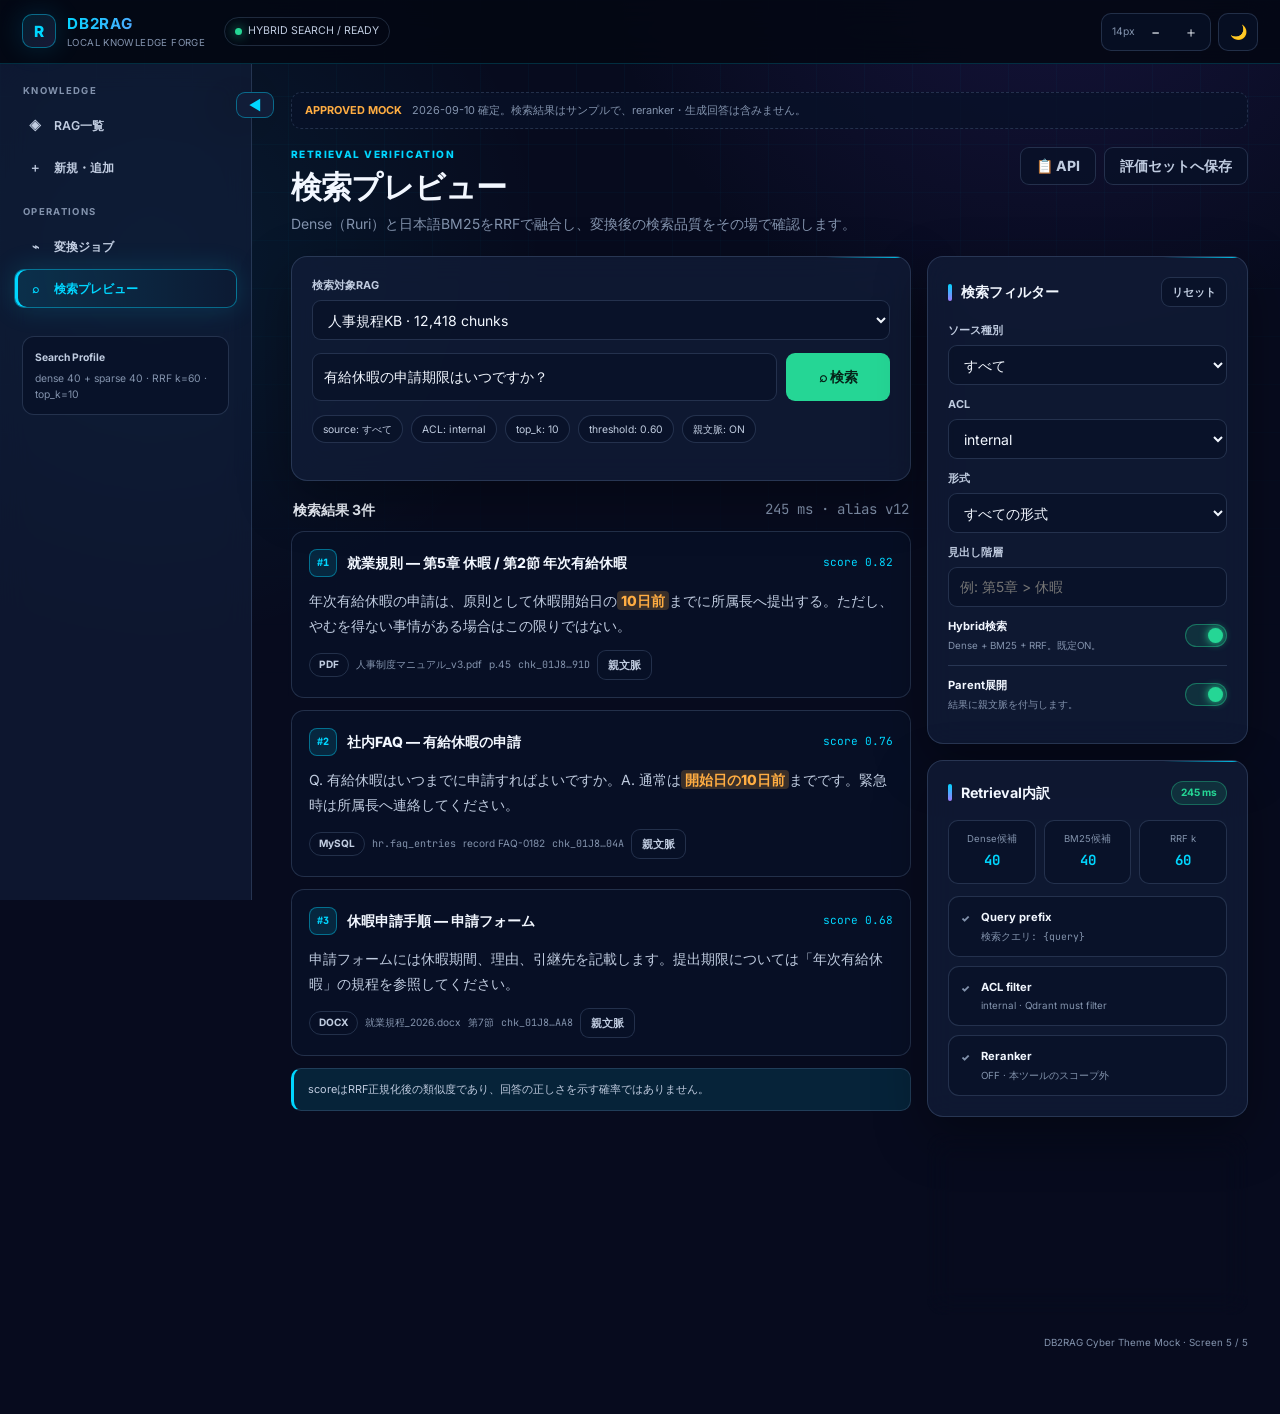
<file: docs/mockup_search_preview.html>
<!DOCTYPE html>
<html lang="ja">
<head>
  <meta charset="UTF-8">
  <meta name="viewport" content="width=device-width, initial-scale=1">
  <title>DB2RAG モック — 検索プレビュー</title>
  <link rel="preconnect" href="https://fonts.googleapis.com">
  <link rel="preconnect" href="https://fonts.gstatic.com" crossorigin>
  <link href="https://fonts.googleapis.com/css2?family=Inter:wght@400;500;600;700;800&family=JetBrains+Mono:wght@400;500;700&display=swap" rel="stylesheet">
  <link rel="stylesheet" href="mockup_cyber.css">
</head>
<body>
  <header class="topbar">
    <a class="brand" href="mockup.html"><span class="brand-mark">R</span><span class="brand-copy"><strong>DB2RAG</strong><small>LOCAL KNOWLEDGE FORGE</small></span></a>
    <span class="environment-pill"><span class="live-dot"></span>HYBRID SEARCH / READY</span>
    <span class="topbar-spacer"></span>
    <div class="topbar-controls">
      <div class="control-group"><span class="control-label" id="font-size-label">14px</span><button class="icon-button" id="font-minus" type="button" aria-label="文字を小さく">−</button><button class="icon-button" id="font-plus" type="button" aria-label="文字を大きく">＋</button></div>
      <div class="control-group"><button class="icon-button" id="theme-toggle" type="button" aria-label="ライトモードに切り替える">🌙</button></div>
    </div>
  </header>

  <button class="sidebar-balloon" id="sidebar-balloon" type="button">💬 メニュー</button>
  <div class="shell">
    <nav class="sidebar" id="sidebar" aria-label="メインナビゲーション">
      <div class="sidebar-section">Knowledge</div>
      <a class="nav-link" href="mockup.html"><span class="nav-icon">◈</span>RAG一覧</a>
      <a class="nav-link" href="mockup_rag_create.html"><span class="nav-icon">＋</span>新規・追加</a>
      <div class="sidebar-section">Operations</div>
      <a class="nav-link" href="mockup_job_list.html"><span class="nav-icon">⌁</span>変換ジョブ</a>
      <a class="nav-link active" href="mockup_search_preview.html"><span class="nav-icon">⌕</span>検索プレビュー</a>
      <div class="sidebar-meta"><strong>Search Profile</strong>dense 40 + sparse 40 · RRF k=60 · top_k=10</div>
    </nav>
    <div class="sidebar-resizer" id="sidebar-resizer" title="ドラッグで幅を調整"><button class="collapse-button" id="collapse-sidebar" type="button" aria-label="サイドバーを折りたたむ">▼</button></div>

    <main class="content">
      <div class="mock-banner"><strong>APPROVED MOCK</strong> 2026-09-10 確定。検索結果はサンプルで、reranker・生成回答は含みません。</div>

      <section class="page-heading">
        <div>
          <div class="eyebrow">Retrieval Verification</div>
          <h1>検索プレビュー</h1>
          <p>Dense（Ruri）と日本語BM25をRRFで融合し、変換後の検索品質をその場で確認します。</p>
        </div>
        <div class="heading-actions">
          <button class="button secondary" type="button" data-copy="http://127.0.0.1:8781/api/v1/search">📋 API</button>
          <button class="button secondary" type="button" data-toast="検索条件を保存しました" data-toast-detail="eval用クエリ候補として保存します。">評価セットへ保存</button>
        </div>
      </section>

      <div class="grid two">
        <section>
          <div class="card">
            <div class="field">
              <label for="rag-select">検索対象RAG</label>
              <select id="rag-select"><option>人事規程KB · 12,418 chunks</option><option>契約マスタKB · 8,120 chunks</option><option>製品FAQ · 7,382 chunks</option></select>
            </div>
            <div class="search-box" style="margin-top: 13px;">
              <input value="有給休暇の申請期限はいつですか？" aria-label="検索クエリ">
              <button class="button success" type="button" data-toast="検索しました" data-toast-detail="3件 · 245ms · hybrid RRF">⌕ 検索</button>
            </div>
            <div class="filter-bar">
              <span class="filter-chip">source: すべて</span>
              <span class="filter-chip">ACL: internal</span>
              <span class="filter-chip">top_k: 10</span>
              <span class="filter-chip">threshold: 0.60</span>
              <span class="filter-chip">親文脈: ON</span>
            </div>
          </div>

          <div style="display: flex; justify-content: space-between; align-items: center; margin: 18px 2px 10px;">
            <strong>検索結果 3件</strong>
            <span class="muted mono">245 ms · alias v12</span>
          </div>

          <article class="result-card">
            <div class="result-head">
              <span class="rank">#1</span>
              <span class="result-title">就業規則 — 第5章 休暇 / 第2節 年次有給休暇</span>
              <span class="score">score 0.82</span>
            </div>
            <p class="result-snippet">年次有給休暇の申請は、原則として休暇開始日の<span class="highlight">10日前</span>までに所属長へ提出する。ただし、やむを得ない事情がある場合はこの限りではない。</p>
            <div class="result-meta">
              <span class="tag">PDF</span><span>人事制度マニュアル_v3.pdf</span><span>p.45</span><span class="mono">chk_01J8…91D</span>
              <button class="button small secondary" type="button" data-toast="親文脈を表示" data-toast-detail="第5章全体のparent chunkを展開します。">親文脈</button>
            </div>
          </article>

          <article class="result-card">
            <div class="result-head">
              <span class="rank">#2</span>
              <span class="result-title">社内FAQ — 有給休暇の申請</span>
              <span class="score">score 0.76</span>
            </div>
            <p class="result-snippet">Q. 有給休暇はいつまでに申請すればよいですか。A. 通常は<span class="highlight">開始日の10日前</span>までです。緊急時は所属長へ連絡してください。</p>
            <div class="result-meta">
              <span class="tag">MySQL</span><span class="mono">hr.faq_entries</span><span>record FAQ-0182</span><span class="mono">chk_01J8…04A</span>
              <button class="button small secondary" type="button" data-toast="親文脈を表示" data-toast-detail="FAQ Q&A全体を表示します。">親文脈</button>
            </div>
          </article>

          <article class="result-card">
            <div class="result-head">
              <span class="rank">#3</span>
              <span class="result-title">休暇申請手順 — 申請フォーム</span>
              <span class="score">score 0.68</span>
            </div>
            <p class="result-snippet">申請フォームには休暇期間、理由、引継先を記載します。提出期限については「年次有給休暇」の規程を参照してください。</p>
            <div class="result-meta">
              <span class="tag">DOCX</span><span>就業規程_2026.docx</span><span>第7節</span><span class="mono">chk_01J8…AA8</span>
              <button class="button small secondary" type="button" data-toast="親文脈を表示" data-toast-detail="申請手順セクション全体を表示します。">親文脈</button>
            </div>
          </article>

          <div class="callout">scoreはRRF正規化後の類似度であり、回答の正しさを示す確率ではありません。</div>
        </section>

        <aside class="grid">
          <section class="card">
            <div class="card-title-row"><h2>検索フィルター</h2><button class="button small secondary" type="button" data-toast="フィルターをリセットしました">リセット</button></div>
            <div class="field"><label for="source-type">ソース種別</label><select id="source-type"><option>すべて</option><option>file</option><option>mysql</option></select></div>
            <div class="field" style="margin-top: 11px;"><label for="acl-filter">ACL</label><select id="acl-filter"><option>internal</option><option>private</option><option>dept:HR</option></select></div>
            <div class="field" style="margin-top: 11px;"><label for="mime-filter">形式</label><select id="mime-filter"><option>すべての形式</option><option>PDF</option><option>DOCX</option><option>MySQL record</option></select></div>
            <div class="field" style="margin-top: 11px;"><label for="section-filter">見出し階層</label><input id="section-filter" placeholder="例: 第5章 > 休暇"></div>
            <div class="toggle-row"><div class="toggle-copy"><strong>Hybrid検索</strong><span>Dense + BM25 + RRF。既定ON。</span></div><span class="switch on"></span></div>
            <div class="toggle-row"><div class="toggle-copy"><strong>Parent展開</strong><span>結果に親文脈を付与します。</span></div><span class="switch on"></span></div>
          </section>

          <section class="card">
            <div class="card-title-row"><h2>Retrieval内訳</h2><span class="status-pill success">245 ms</span></div>
            <div class="search-explain">
              <div class="explain-item"><span>Dense候補</span><strong>40</strong></div>
              <div class="explain-item"><span>BM25候補</span><strong>40</strong></div>
              <div class="explain-item"><span>RRF k</span><strong>60</strong></div>
            </div>
            <div class="diagnostic" style="margin-top: 12px;"><span class="diagnostic-icon">✓</span><div><strong>Query prefix</strong><span class="mono">検索クエリ: {query}</span></div></div>
            <div class="diagnostic"><span class="diagnostic-icon">✓</span><div><strong>ACL filter</strong><span>internal · Qdrant must filter</span></div></div>
            <div class="diagnostic"><span class="diagnostic-icon">✓</span><div><strong>Reranker</strong><span>OFF · 本ツールのスコープ外</span></div></div>
          </section>

          <section class="card">
            <div class="card-title-row"><h2>ローカルAI接続</h2><span class="tag">AISSS優先</span></div>
            <div class="field">
              <label>検索API</label>
              <div class="input-with-action"><input class="mono" value="127.0.0.1:8781/api/v1/search" readonly><button class="button icon-only secondary" type="button" data-copy="http://127.0.0.1:8781/api/v1/search">📋</button></div>
            </div>
            <p class="helper">推奨: DB2RAG検索API。Qdrant直結は同一Ruri revisionの場合のみ。</p>
          </section>
        </aside>
      </div>

      <div class="footer-note">DB2RAG Cyber Theme Mock · Screen 5 / 5</div>
    </main>
  </div>
  <div class="toast-region" id="toast-region" aria-live="polite"></div>
  <script src="mockup_cyber.js"></script>
</body>
</html>
</file>
<file: docs/mockup_cyber.css>
:root {
  --bg: #070b1e;
  --bg-deep: #040713;
  --surface: rgba(18, 30, 58, 0.72);
  --surface-strong: #111d38;
  --surface-soft: rgba(9, 18, 40, 0.76);
  --surface-hover: rgba(33, 55, 92, 0.78);
  --border: rgba(121, 151, 190, 0.24);
  --border-strong: rgba(0, 214, 255, 0.42);
  --text: #f2f7ff;
  --text-soft: #c0cce0;
  --muted: #8393ad;
  --cyan: #00d6ff;
  --cyan-soft: rgba(0, 214, 255, 0.12);
  --violet: #9d7cff;
  --violet-soft: rgba(157, 124, 255, 0.14);
  --green: #25d695;
  --green-soft: rgba(37, 214, 149, 0.13);
  --orange: #ffad42;
  --orange-soft: rgba(255, 173, 66, 0.14);
  --red: #ff5277;
  --red-soft: rgba(255, 82, 119, 0.13);
  --blue-button: #8ddfff;
  --button-text: #062031;
  --shadow: 0 18px 52px rgba(0, 0, 0, 0.34);
  --glow: 0 0 28px rgba(0, 214, 255, 0.16);
  --sidebar-width: 252px;
  --radius-card: 16px;
  --radius-control: 9px;
  color-scheme: dark;
}

:root.light {
  --bg: #edf3fa;
  --bg-deep: #dfe8f3;
  --surface: rgba(255, 255, 255, 0.82);
  --surface-strong: #ffffff;
  --surface-soft: rgba(239, 245, 252, 0.88);
  --surface-hover: rgba(227, 239, 250, 0.92);
  --border: rgba(46, 76, 110, 0.19);
  --border-strong: rgba(2, 132, 199, 0.42);
  --text: #10213a;
  --text-soft: #334861;
  --muted: #657791;
  --cyan: #0284c7;
  --cyan-soft: rgba(2, 132, 199, 0.1);
  --violet: #7654df;
  --violet-soft: rgba(118, 84, 223, 0.1);
  --green: #13845f;
  --green-soft: rgba(19, 132, 95, 0.11);
  --orange: #c76b09;
  --orange-soft: rgba(199, 107, 9, 0.11);
  --red: #d93458;
  --red-soft: rgba(217, 52, 88, 0.1);
  --blue-button: #38bdf8;
  --button-text: #082f49;
  --shadow: 0 16px 42px rgba(36, 64, 96, 0.12);
  --glow: 0 0 24px rgba(2, 132, 199, 0.13);
  color-scheme: light;
}

* {
  box-sizing: border-box;
}

html {
  font-size: 14px;
}

body {
  min-height: 100vh;
  margin: 0;
  overflow-x: hidden;
  background:
    radial-gradient(circle at 82% -8%, rgba(95, 63, 205, 0.18), transparent 33rem),
    radial-gradient(circle at 12% 18%, rgba(0, 214, 255, 0.08), transparent 28rem),
    var(--bg);
  color: var(--text);
  font-family: Inter, "Yu Gothic UI", Meiryo, "Segoe UI", sans-serif;
  line-height: 1.55;
}

body::before {
  position: fixed;
  z-index: -1;
  inset: 0;
  pointer-events: none;
  background-image:
    linear-gradient(rgba(0, 214, 255, 0.035) 1px, transparent 1px),
    linear-gradient(90deg, rgba(0, 214, 255, 0.035) 1px, transparent 1px);
  background-size: 48px 48px;
  content: "";
  mask-image: linear-gradient(to bottom, black, transparent 82%);
}

button,
input,
select,
textarea {
  font: inherit;
}

button,
a,
input,
select {
  outline-color: var(--cyan);
}

a {
  color: inherit;
}

.mono,
code,
.metric-value,
.score,
.job-id,
.capacity-value {
  font-family: "JetBrains Mono", Consolas, monospace;
}

.topbar {
  position: sticky;
  z-index: 100;
  top: 0;
  display: flex;
  height: 64px;
  align-items: center;
  gap: 12px;
  padding: 0 22px;
  border-bottom: 1px solid rgba(0, 214, 255, 0.19);
  background: color-mix(in srgb, var(--bg-deep) 88%, transparent);
  backdrop-filter: blur(18px);
}

.brand {
  display: flex;
  min-width: 190px;
  align-items: center;
  gap: 11px;
  text-decoration: none;
}

.brand-mark {
  display: grid;
  width: 34px;
  height: 34px;
  place-items: center;
  border: 1px solid var(--border-strong);
  border-radius: 10px;
  background: linear-gradient(145deg, var(--cyan-soft), var(--violet-soft));
  box-shadow: var(--glow);
  color: var(--cyan);
  font-size: 1.1rem;
  font-weight: 800;
}

.brand-copy strong {
  display: block;
  background: linear-gradient(110deg, var(--cyan), var(--violet));
  background-clip: text;
  color: transparent;
  font-size: 1.08rem;
  letter-spacing: 0.055em;
}

.brand-copy small {
  display: block;
  color: var(--muted);
  font-size: 0.69rem;
  letter-spacing: 0.04em;
}

.topbar-spacer {
  flex: 1;
}

.topbar-controls {
  display: flex;
  align-items: center;
  gap: 7px;
}

.control-group {
  display: flex;
  align-items: center;
  gap: 4px;
  padding: 3px;
  border: 1px solid var(--border);
  border-radius: 10px;
  background: var(--surface-soft);
}

.control-label {
  padding-left: 7px;
  color: var(--muted);
  font-size: 0.74rem;
}

.icon-button {
  display: inline-grid;
  width: 32px;
  height: 30px;
  place-items: center;
  padding: 0;
  border: 0;
  border-radius: 7px;
  background: transparent;
  color: var(--text);
  cursor: pointer;
  transition: 160ms ease;
}

.icon-button:hover {
  background: var(--cyan-soft);
  color: var(--cyan);
}

.environment-pill,
.status-pill,
.tag {
  display: inline-flex;
  align-items: center;
  gap: 6px;
  border: 1px solid var(--border);
  border-radius: 999px;
  white-space: nowrap;
}

.environment-pill {
  padding: 5px 10px;
  color: var(--text-soft);
  font-size: 0.76rem;
}

.live-dot {
  width: 7px;
  height: 7px;
  border-radius: 50%;
  background: var(--green);
  box-shadow: 0 0 12px var(--green);
}

.shell {
  display: flex;
  min-height: calc(100vh - 64px);
}

.sidebar {
  position: sticky;
  top: 64px;
  width: var(--sidebar-width);
  min-width: 184px;
  max-width: 380px;
  height: calc(100vh - 64px);
  flex: 0 0 var(--sidebar-width);
  overflow-y: auto;
  padding: 18px 14px 28px;
  border-right: 1px solid var(--border);
  background: color-mix(in srgb, var(--surface) 90%, transparent);
  backdrop-filter: blur(14px);
}

.sidebar-section {
  margin: 18px 9px 7px;
  color: var(--muted);
  font-size: 0.68rem;
  font-weight: 700;
  letter-spacing: 0.14em;
  text-transform: uppercase;
}

.sidebar-section:first-child {
  margin-top: 2px;
}

.nav-link {
  display: flex;
  align-items: center;
  gap: 10px;
  margin: 3px 0;
  padding: 9px 11px;
  border: 1px solid transparent;
  border-radius: 10px;
  color: var(--text-soft);
  font-size: 0.88rem;
  font-weight: 600;
  text-decoration: none;
  transition: 160ms ease;
}

.nav-link:hover {
  border-color: var(--border);
  background: var(--surface-hover);
  color: var(--cyan);
  transform: translateX(2px);
}

.nav-link.active {
  border-color: var(--border-strong);
  background: linear-gradient(90deg, var(--cyan-soft), transparent);
  box-shadow: inset 3px 0 var(--cyan), var(--glow);
  color: var(--cyan);
}

.nav-icon {
  width: 18px;
  text-align: center;
}

.sidebar-meta {
  margin: 28px 8px 0;
  padding: 12px;
  border: 1px solid var(--border);
  border-radius: 12px;
  background: var(--surface-soft);
  color: var(--muted);
  font-size: 0.74rem;
}

.sidebar-meta strong {
  display: block;
  margin-bottom: 5px;
  color: var(--text-soft);
}

.sidebar-resizer {
  position: sticky;
  z-index: 10;
  top: 64px;
  width: 7px;
  height: calc(100vh - 64px);
  flex: 0 0 7px;
  background: transparent;
  cursor: col-resize;
}

.sidebar-resizer:hover,
.sidebar-resizer.dragging {
  background: linear-gradient(180deg, transparent, var(--cyan), transparent);
}

.collapse-button {
  position: absolute;
  top: 22px;
  left: -10px;
  display: grid;
  width: 26px;
  height: 38px;
  place-items: center;
  padding: 0;
  border: 1px solid var(--border-strong);
  border-radius: 9px;
  background: var(--surface-strong);
  color: var(--cyan);
  box-shadow: var(--shadow);
  cursor: pointer;
  transform: rotate(90deg);
}

.sidebar-balloon {
  position: fixed;
  z-index: 90;
  top: 88px;
  left: 0;
  display: none;
  padding: 10px 14px 10px 11px;
  border: 1px solid var(--border-strong);
  border-left: 0;
  border-radius: 0 20px 20px 0;
  background: var(--surface-strong);
  box-shadow: var(--shadow), var(--glow);
  color: var(--cyan);
  cursor: pointer;
}

body.sidebar-collapsed .sidebar,
body.sidebar-collapsed .sidebar-resizer {
  display: none;
}

body.sidebar-collapsed .sidebar-balloon {
  display: block;
}

.content {
  width: min(1480px, 100%);
  min-width: 0;
  flex: 1;
  margin: 0 auto;
  padding: 28px 32px 64px;
}

.mock-banner {
  display: flex;
  align-items: center;
  gap: 10px;
  margin-bottom: 18px;
  padding: 9px 13px;
  border: 1px dashed var(--border);
  border-radius: 10px;
  background: var(--surface-soft);
  color: var(--muted);
  font-size: 0.78rem;
}

.mock-banner strong {
  color: var(--orange);
}

.page-heading {
  display: flex;
  align-items: flex-start;
  justify-content: space-between;
  gap: 18px;
  margin-bottom: 22px;
}

.eyebrow {
  margin-bottom: 5px;
  color: var(--cyan);
  font-size: 0.72rem;
  font-weight: 800;
  letter-spacing: 0.14em;
  text-transform: uppercase;
}

.page-heading h1 {
  margin: 0;
  font-size: clamp(1.55rem, 2.4vw, 2.18rem);
  line-height: 1.25;
  letter-spacing: -0.025em;
}

.page-heading p {
  max-width: 760px;
  margin: 7px 0 0;
  color: var(--muted);
}

.heading-actions,
.button-row,
.inline-actions {
  display: flex;
  flex-wrap: wrap;
  align-items: center;
  gap: 8px;
}

.button {
  display: inline-flex;
  min-height: 38px;
  align-items: center;
  justify-content: center;
  gap: 8px;
  padding: 7px 15px;
  border: 1px solid transparent;
  border-radius: var(--radius-control);
  background: var(--blue-button);
  color: var(--button-text);
  font-weight: 750;
  text-decoration: none;
  cursor: pointer;
  transition: 160ms ease;
}

.button:hover {
  filter: brightness(1.08);
  box-shadow: 0 0 18px rgba(0, 214, 255, 0.28);
  transform: translateY(-1px);
}

.button.secondary {
  border-color: var(--border);
  background: var(--surface-soft);
  color: var(--text-soft);
}

.button.secondary:hover {
  border-color: var(--border-strong);
  color: var(--cyan);
}

.button.success {
  background: var(--green);
  color: #052218;
}

.button.danger {
  background: var(--red);
  color: white;
}

.button.warning {
  background: var(--orange);
  color: #2b1600;
}

.button.small {
  min-height: 30px;
  padding: 4px 10px;
  font-size: 0.78rem;
}

.button.icon-only {
  width: 36px;
  padding: 0;
}

.card {
  position: relative;
  padding: 20px;
  overflow: hidden;
  border: 1px solid var(--border);
  border-radius: var(--radius-card);
  background: var(--surface);
  box-shadow: var(--shadow);
  backdrop-filter: blur(14px);
}

.card::after {
  position: absolute;
  top: 0;
  right: 0;
  width: 84px;
  height: 1px;
  background: linear-gradient(90deg, transparent, var(--cyan));
  content: "";
}

.card.interactive {
  transition: 190ms ease;
}

.card.interactive:hover {
  border-color: var(--border-strong);
  box-shadow: var(--shadow), var(--glow);
  transform: translateY(-2px);
}

.card-title-row {
  display: flex;
  align-items: center;
  justify-content: space-between;
  gap: 12px;
  margin-bottom: 15px;
}

.card h2,
.card h3 {
  margin: 0;
}

.card h2 {
  display: flex;
  align-items: center;
  gap: 9px;
  font-size: 1.02rem;
}

.card h2::before {
  width: 4px;
  height: 17px;
  border-radius: 3px;
  background: linear-gradient(var(--cyan), var(--violet));
  content: "";
}

.card h3 {
  font-size: 0.94rem;
}

.muted,
.helper {
  color: var(--muted);
}

.helper {
  margin: 5px 0 0;
  font-size: 0.78rem;
}

.grid {
  display: grid;
  gap: 16px;
}

.grid.metrics {
  grid-template-columns: repeat(4, minmax(150px, 1fr));
  margin-bottom: 18px;
}

.grid.two {
  grid-template-columns: minmax(0, 1.45fr) minmax(300px, 0.75fr);
}

.grid.equal-two {
  grid-template-columns: repeat(2, minmax(0, 1fr));
}

.grid.three {
  grid-template-columns: repeat(3, minmax(0, 1fr));
}

.metric {
  padding: 16px;
  border: 1px solid var(--border);
  border-radius: 14px;
  background: linear-gradient(145deg, var(--surface), var(--surface-soft));
  transition: 170ms ease;
}

.metric:hover {
  border-color: var(--border-strong);
  box-shadow: var(--glow);
  transform: translateY(-2px);
}

.metric-label {
  color: var(--muted);
  font-size: 0.75rem;
  font-weight: 650;
  letter-spacing: 0.035em;
}

.metric-value {
  margin-top: 6px;
  color: var(--cyan);
  font-size: 1.45rem;
  font-weight: 800;
}

.metric-foot {
  margin-top: 5px;
  color: var(--text-soft);
  font-size: 0.72rem;
}

.table-wrap {
  overflow-x: auto;
}

table {
  width: 100%;
  border-collapse: collapse;
}

th,
td {
  padding: 12px 11px;
  border-bottom: 1px solid var(--border);
  text-align: left;
  vertical-align: middle;
}

th {
  color: var(--muted);
  font-size: 0.7rem;
  font-weight: 800;
  letter-spacing: 0.075em;
  text-transform: uppercase;
}

tbody tr {
  transition: 130ms ease;
}

tbody tr:hover {
  background: var(--cyan-soft);
}

.row-title {
  display: block;
  color: var(--text);
  font-weight: 700;
}

.row-subtitle {
  display: block;
  margin-top: 2px;
  color: var(--muted);
  font-size: 0.73rem;
}

.status-pill,
.tag {
  padding: 3px 9px;
  font-size: 0.72rem;
  font-weight: 720;
}

.status-pill.success,
.tag.success {
  border-color: rgba(37, 214, 149, 0.35);
  background: var(--green-soft);
  color: var(--green);
}

.status-pill.running {
  border-color: rgba(0, 214, 255, 0.36);
  background: var(--cyan-soft);
  color: var(--cyan);
}

.status-pill.warning,
.tag.warning {
  border-color: rgba(255, 173, 66, 0.36);
  background: var(--orange-soft);
  color: var(--orange);
}

.status-pill.danger {
  border-color: rgba(255, 82, 119, 0.36);
  background: var(--red-soft);
  color: var(--red);
}

.status-pill.neutral,
.tag {
  color: var(--text-soft);
}

.form-grid {
  display: grid;
  grid-template-columns: repeat(2, minmax(0, 1fr));
  gap: 15px;
}

.field {
  display: flex;
  flex-direction: column;
  gap: 6px;
}

.field.full {
  grid-column: 1 / -1;
}

.field label {
  color: var(--text-soft);
  font-size: 0.78rem;
  font-weight: 700;
}

input,
select,
textarea {
  width: 100%;
  min-height: 40px;
  padding: 8px 11px;
  border: 1px solid var(--border);
  border-radius: var(--radius-control);
  background: var(--surface-soft);
  color: var(--text);
  transition: 150ms ease;
}

input:focus,
select:focus,
textarea:focus {
  border-color: var(--border-strong);
  box-shadow: 0 0 0 3px var(--cyan-soft);
}

.input-with-action {
  display: flex;
  gap: 7px;
}

.choice-card {
  padding: 19px;
  border: 1px solid var(--border);
  border-radius: 14px;
  background: var(--surface-soft);
  cursor: pointer;
  transition: 170ms ease;
}

.choice-card:hover,
.choice-card.selected {
  border-color: var(--border-strong);
  background: linear-gradient(145deg, var(--cyan-soft), var(--violet-soft));
  box-shadow: var(--glow);
}

.choice-card.selected {
  box-shadow: inset 3px 0 var(--cyan), var(--glow);
}

.choice-head {
  display: flex;
  align-items: center;
  gap: 10px;
  font-weight: 800;
}

.choice-card p {
  margin: 7px 0 0 28px;
  color: var(--muted);
  font-size: 0.8rem;
}

.radio-dot {
  display: grid;
  width: 18px;
  height: 18px;
  flex: 0 0 18px;
  place-items: center;
  border: 1px solid var(--border-strong);
  border-radius: 50%;
}

.choice-card.selected .radio-dot::after {
  width: 8px;
  height: 8px;
  border-radius: 50%;
  background: var(--cyan);
  box-shadow: 0 0 8px var(--cyan);
  content: "";
}

.source-tile {
  display: block;
  padding: 18px;
  border: 1px solid var(--border);
  border-radius: 14px;
  background: var(--surface-soft);
  text-decoration: none;
  transition: 170ms ease;
}

.source-tile:hover {
  border-color: var(--border-strong);
  box-shadow: var(--glow);
  transform: translateY(-2px);
}

.source-icon {
  display: grid;
  width: 42px;
  height: 42px;
  margin-bottom: 12px;
  place-items: center;
  border: 1px solid var(--border-strong);
  border-radius: 12px;
  background: var(--cyan-soft);
  color: var(--cyan);
  font-size: 1.2rem;
}

.source-tile strong {
  display: block;
}

.source-tile span {
  display: block;
  margin-top: 4px;
  color: var(--muted);
  font-size: 0.78rem;
}

.stepper {
  display: grid;
  grid-template-columns: repeat(5, 1fr);
  gap: 8px;
  margin: 0 0 22px;
}

.step {
  position: relative;
  padding: 10px 8px 10px 35px;
  border: 1px solid var(--border);
  border-radius: 11px;
  background: var(--surface-soft);
  color: var(--muted);
  font-size: 0.74rem;
}

.step::before {
  position: absolute;
  top: 50%;
  left: 11px;
  display: grid;
  width: 17px;
  height: 17px;
  place-items: center;
  border: 1px solid var(--border);
  border-radius: 50%;
  content: attr(data-step);
  font-family: "JetBrains Mono", monospace;
  font-size: 0.62rem;
  transform: translateY(-50%);
}

.step.complete {
  color: var(--green);
}

.step.complete::before {
  border-color: var(--green);
  background: var(--green-soft);
  content: "✓";
}

.step.active {
  border-color: var(--border-strong);
  background: var(--cyan-soft);
  color: var(--cyan);
}

.dropzone {
  display: grid;
  min-height: 245px;
  place-items: center;
  padding: 30px;
  border: 1.5px dashed var(--border-strong);
  border-radius: var(--radius-card);
  background:
    radial-gradient(circle at 50% 30%, rgba(0, 214, 255, 0.12), transparent 42%),
    var(--surface-soft);
  text-align: center;
  transition: 180ms ease;
}

.dropzone:hover,
.dropzone.drag-over {
  border-style: solid;
  box-shadow: var(--glow);
  transform: translateY(-2px);
}

.dropzone-icon {
  display: grid;
  width: 68px;
  height: 68px;
  margin: 0 auto 15px;
  place-items: center;
  border: 1px solid var(--border-strong);
  border-radius: 18px;
  background: var(--cyan-soft);
  box-shadow: var(--glow);
  color: var(--cyan);
  font-size: 2rem;
}

.dropzone h2 {
  margin: 0;
  font-size: 1.12rem;
}

.dropzone p {
  margin: 7px 0 16px;
  color: var(--muted);
}

.file-row,
.event-row,
.error-row {
  display: flex;
  align-items: center;
  gap: 12px;
  padding: 11px 0;
  border-bottom: 1px solid var(--border);
}

.file-row:last-child,
.event-row:last-child,
.error-row:last-child {
  border-bottom: 0;
}

.file-icon,
.event-icon {
  display: grid;
  width: 35px;
  height: 35px;
  flex: 0 0 35px;
  place-items: center;
  border-radius: 10px;
  background: var(--cyan-soft);
  color: var(--cyan);
}

.file-main,
.event-main {
  min-width: 0;
  flex: 1;
}

.file-main strong,
.event-main strong {
  display: block;
}

.file-main span,
.event-main span {
  color: var(--muted);
  font-size: 0.74rem;
}

.progress-track {
  position: relative;
  height: 10px;
  overflow: hidden;
  border: 1px solid var(--border);
  border-radius: 999px;
  background: var(--surface-soft);
}

.progress-bar {
  height: 100%;
  border-radius: inherit;
  background: linear-gradient(90deg, var(--cyan), var(--violet));
  box-shadow: 0 0 16px rgba(0, 214, 255, 0.35);
}

.progress-header {
  display: flex;
  align-items: end;
  justify-content: space-between;
  gap: 14px;
  margin-bottom: 11px;
}

.progress-percent {
  color: var(--cyan);
  font-family: "JetBrains Mono", monospace;
  font-size: 2rem;
  font-weight: 800;
}

.progress-stats {
  display: grid;
  grid-template-columns: repeat(4, 1fr);
  gap: 10px;
  margin-top: 17px;
}

.progress-stat {
  padding: 11px;
  border: 1px solid var(--border);
  border-radius: 10px;
  background: var(--surface-soft);
}

.progress-stat span {
  display: block;
  color: var(--muted);
  font-size: 0.68rem;
}

.progress-stat strong {
  display: block;
  margin-top: 3px;
  font-family: "JetBrains Mono", monospace;
}

.pipeline {
  display: grid;
  grid-template-columns: repeat(9, minmax(70px, 1fr));
  gap: 6px;
}

.pipeline-stage {
  position: relative;
  padding: 11px 7px;
  border: 1px solid var(--border);
  border-radius: 10px;
  background: var(--surface-soft);
  color: var(--muted);
  text-align: center;
  font-size: 0.67rem;
}

.pipeline-stage.complete {
  border-color: rgba(37, 214, 149, 0.35);
  background: var(--green-soft);
  color: var(--green);
}

.pipeline-stage.active {
  border-color: var(--border-strong);
  background: var(--cyan-soft);
  box-shadow: var(--glow);
  color: var(--cyan);
}

.capacity-list {
  display: grid;
  gap: 10px;
}

.capacity-item {
  display: grid;
  grid-template-columns: minmax(90px, 1fr) 1fr auto;
  align-items: center;
  gap: 10px;
}

.capacity-label {
  color: var(--text-soft);
  font-size: 0.78rem;
}

.capacity-value {
  color: var(--cyan);
  font-size: 0.8rem;
}

.mini-track {
  height: 5px;
  overflow: hidden;
  border-radius: 999px;
  background: var(--surface-soft);
}

.mini-track span {
  display: block;
  height: 100%;
  border-radius: inherit;
  background: linear-gradient(90deg, var(--cyan), var(--violet));
}

.tabs {
  display: flex;
  gap: 5px;
  margin-bottom: 14px;
  padding: 4px;
  border: 1px solid var(--border);
  border-radius: 10px;
  background: var(--surface-soft);
}

.tab {
  flex: 1;
  padding: 7px 11px;
  border: 0;
  border-radius: 7px;
  background: transparent;
  color: var(--muted);
  font-weight: 700;
  cursor: pointer;
}

.tab.active {
  background: var(--cyan-soft);
  color: var(--cyan);
}

.tab-panel {
  display: none;
}

.tab-panel.active {
  display: block;
}

.search-box {
  display: flex;
  gap: 9px;
  margin-bottom: 14px;
}

.search-box input {
  min-height: 48px;
  font-size: 1rem;
}

.search-box .button {
  min-width: 104px;
}

.filter-bar {
  display: flex;
  flex-wrap: wrap;
  align-items: center;
  gap: 8px;
  margin-bottom: 17px;
}

.filter-chip {
  display: inline-flex;
  align-items: center;
  gap: 6px;
  padding: 5px 10px;
  border: 1px solid var(--border);
  border-radius: 999px;
  background: var(--surface-soft);
  color: var(--text-soft);
  font-size: 0.74rem;
}

.result-card {
  margin-bottom: 12px;
  padding: 17px;
  border: 1px solid var(--border);
  border-radius: 13px;
  background: var(--surface-soft);
  transition: 170ms ease;
}

.result-card:hover {
  border-color: var(--border-strong);
  box-shadow: var(--glow);
}

.result-head {
  display: flex;
  align-items: center;
  gap: 10px;
}

.rank {
  display: grid;
  width: 28px;
  height: 28px;
  place-items: center;
  border: 1px solid var(--border-strong);
  border-radius: 8px;
  background: var(--cyan-soft);
  color: var(--cyan);
  font-family: "JetBrains Mono", monospace;
  font-size: 0.72rem;
  font-weight: 800;
}

.result-title {
  min-width: 0;
  flex: 1;
  font-weight: 800;
}

.score {
  color: var(--cyan);
  font-size: 0.8rem;
}

.result-snippet {
  margin: 12px 0;
  color: var(--text-soft);
  line-height: 1.75;
}

.highlight {
  padding: 1px 4px;
  border-radius: 4px;
  background: rgba(255, 173, 66, 0.2);
  color: var(--orange);
  font-weight: 800;
}

.result-meta {
  display: flex;
  flex-wrap: wrap;
  align-items: center;
  gap: 7px;
  color: var(--muted);
  font-size: 0.72rem;
}

.search-explain {
  display: grid;
  grid-template-columns: repeat(3, 1fr);
  gap: 8px;
}

.explain-item {
  padding: 11px;
  border: 1px solid var(--border);
  border-radius: 10px;
  background: var(--surface-soft);
  text-align: center;
}

.explain-item span {
  display: block;
  color: var(--muted);
  font-size: 0.68rem;
}

.explain-item strong {
  display: block;
  margin-top: 4px;
  color: var(--cyan);
  font-family: "JetBrains Mono", monospace;
}

.diagnostic {
  display: flex;
  gap: 11px;
  padding: 12px;
  border: 1px solid var(--border);
  border-radius: 11px;
  background: var(--surface-soft);
}

.diagnostic + .diagnostic {
  margin-top: 9px;
}

.diagnostic-icon {
  color: var(--green);
  font-weight: 900;
}

.diagnostic strong {
  display: block;
  font-size: 0.8rem;
}

.diagnostic span {
  display: block;
  margin-top: 2px;
  color: var(--muted);
  font-size: 0.7rem;
}

.callout {
  padding: 12px 14px;
  border: 1px solid var(--border);
  border-left: 3px solid var(--cyan);
  border-radius: 10px;
  background: var(--cyan-soft);
  color: var(--text-soft);
  font-size: 0.78rem;
}

.callout.warning {
  border-left-color: var(--orange);
  background: var(--orange-soft);
}

.callout.danger {
  border-left-color: var(--red);
  background: var(--red-soft);
}

.checkbox {
  width: 17px;
  height: 17px;
  min-height: 0;
  accent-color: var(--cyan);
}

.toggle-row {
  display: flex;
  align-items: center;
  justify-content: space-between;
  gap: 12px;
  padding: 11px 0;
  border-bottom: 1px solid var(--border);
}

.toggle-row:last-child {
  border-bottom: 0;
}

.toggle-copy strong {
  display: block;
  font-size: 0.8rem;
}

.toggle-copy span {
  display: block;
  margin-top: 3px;
  color: var(--muted);
  font-size: 0.7rem;
}

.switch {
  position: relative;
  width: 42px;
  height: 23px;
  flex: 0 0 42px;
  border: 1px solid var(--border);
  border-radius: 999px;
  background: var(--surface-soft);
}

.switch::after {
  position: absolute;
  top: 3px;
  left: 3px;
  width: 15px;
  height: 15px;
  border-radius: 50%;
  background: var(--muted);
  content: "";
  transition: 150ms ease;
}

.switch.on {
  border-color: rgba(37, 214, 149, 0.42);
  background: var(--green-soft);
}

.switch.on::after {
  left: 22px;
  background: var(--green);
  box-shadow: 0 0 9px var(--green);
}

.toast-region {
  position: fixed;
  z-index: 500;
  top: 76px;
  right: 18px;
  display: grid;
  width: min(340px, calc(100vw - 36px));
  gap: 8px;
}

.toast {
  padding: 12px 14px;
  border: 1px solid var(--border-strong);
  border-radius: 11px;
  background: var(--surface-strong);
  box-shadow: var(--shadow), var(--glow);
  color: var(--text);
  animation: toast-in 180ms ease;
}

.toast strong {
  display: block;
  color: var(--cyan);
}

.toast span {
  display: block;
  margin-top: 2px;
  color: var(--muted);
  font-size: 0.74rem;
}

@keyframes toast-in {
  from {
    opacity: 0;
    transform: translateY(-8px);
  }
}

.footer-note {
  margin-top: 20px;
  color: var(--muted);
  font-size: 0.7rem;
  text-align: right;
}

.wizard-layout {
  display: grid;
  grid-template-columns: minmax(0, 1fr) 310px;
  align-items: start;
  gap: 18px;
}

.wizard-stack {
  display: grid;
  gap: 10px;
}

.wizard-section {
  overflow: hidden;
  border: 1px solid var(--border);
  border-radius: var(--radius-card);
  background: var(--surface);
  box-shadow: 0 10px 30px rgba(0, 0, 0, 0.18);
  backdrop-filter: blur(14px);
  transition: border-color 180ms ease, box-shadow 180ms ease, opacity 180ms ease;
}

.wizard-section.is-open {
  border-color: var(--border-strong);
  box-shadow: var(--shadow), var(--glow);
}

.wizard-section.is-complete:not(.is-open) {
  border-left: 3px solid var(--green);
}

.wizard-section.is-locked {
  opacity: 0.55;
}

.wizard-summary {
  display: grid;
  width: 100%;
  min-height: 66px;
  grid-template-columns: auto minmax(0, 1fr) minmax(120px, auto) auto;
  align-items: center;
  gap: 12px;
  padding: 12px 16px;
  border: 0;
  border-radius: 0;
  background: transparent;
  color: var(--text);
  text-align: left;
  cursor: pointer;
}

.wizard-summary:hover {
  background: var(--cyan-soft);
  box-shadow: none;
  filter: none;
  transform: none;
}

.wizard-section.is-locked .wizard-summary {
  cursor: default;
}

.wizard-step-index {
  display: grid;
  width: 34px;
  height: 34px;
  place-items: center;
  border: 1px solid var(--border-strong);
  border-radius: 10px;
  background: var(--cyan-soft);
  color: var(--cyan);
  font-family: "JetBrains Mono", monospace;
  font-size: 0.78rem;
  font-weight: 800;
}

.wizard-section.is-complete .wizard-step-index {
  border-color: rgba(37, 214, 149, 0.38);
  background: var(--green-soft);
  color: var(--green);
}

.wizard-section.is-complete .wizard-step-index::before {
  content: "✓";
}

.wizard-section.is-complete .wizard-step-index {
  font-size: 0;
}

.wizard-section.is-complete .wizard-step-index::before {
  font-size: 0.88rem;
}

.wizard-summary-title {
  display: block;
  font-size: 0.9rem;
  font-weight: 800;
}

.wizard-summary-subtitle {
  display: block;
  margin-top: 2px;
  color: var(--muted);
  font-size: 0.7rem;
  font-weight: 500;
}

.wizard-summary-value {
  overflow: hidden;
  color: var(--text-soft);
  font-size: 0.76rem;
  font-weight: 650;
  text-overflow: ellipsis;
  white-space: nowrap;
}

.wizard-section.is-complete .wizard-summary-value {
  color: var(--green);
}

.wizard-chevron {
  display: grid;
  width: 28px;
  height: 28px;
  place-items: center;
  border: 1px solid var(--border);
  border-radius: 8px;
  color: var(--cyan);
  transition: transform 220ms ease;
}

.wizard-section.is-open .wizard-chevron {
  transform: rotate(180deg);
}

.wizard-panel {
  display: grid;
  grid-template-rows: 0fr;
  border-top: 0 solid var(--border);
  transition: grid-template-rows 260ms ease, border-top-width 260ms ease;
}

.wizard-section.is-open .wizard-panel {
  grid-template-rows: 1fr;
  border-top-width: 1px;
}

.wizard-panel-inner {
  min-height: 0;
  overflow: hidden;
}

.wizard-panel-content {
  padding: 20px;
}

.wizard-actions {
  display: flex;
  flex-wrap: wrap;
  justify-content: flex-end;
  gap: 8px;
  margin-top: 18px;
  padding-top: 16px;
  border-top: 1px solid var(--border);
}

.wizard-choice-grid {
  display: grid;
  grid-template-columns: repeat(2, minmax(0, 1fr));
  gap: 12px;
}

.branch-panel[hidden] {
  display: none !important;
}

.wizard-side {
  position: sticky;
  top: 82px;
  display: grid;
  gap: 14px;
}

.summary-list {
  display: grid;
  gap: 10px;
}

.summary-row {
  display: flex;
  align-items: flex-start;
  justify-content: space-between;
  gap: 12px;
  padding-bottom: 9px;
  border-bottom: 1px solid var(--border);
}

.summary-row:last-child {
  padding-bottom: 0;
  border-bottom: 0;
}

.summary-row span {
  color: var(--muted);
  font-size: 0.72rem;
}

.summary-row strong {
  max-width: 170px;
  font-size: 0.76rem;
  text-align: right;
}

.compact-object-list {
  display: grid;
  gap: 8px;
}

.compact-object {
  display: grid;
  grid-template-columns: auto minmax(0, 1fr) auto;
  align-items: center;
  gap: 10px;
  padding: 11px;
  border: 1px solid var(--border);
  border-radius: 11px;
  background: var(--surface-soft);
}

.compact-object strong {
  display: block;
  font-size: 0.8rem;
}

.compact-object span {
  display: block;
  color: var(--muted);
  font-size: 0.68rem;
}

.wizard-final {
  padding: 15px;
  border: 1px solid rgba(37, 214, 149, 0.32);
  border-radius: 12px;
  background: linear-gradient(145deg, var(--green-soft), var(--cyan-soft));
}

.wizard-final h3 {
  margin: 0 0 7px;
}

.wizard-final p {
  margin: 0;
  color: var(--text-soft);
  font-size: 0.78rem;
}

@media (max-width: 1120px) {
  .grid.metrics {
    grid-template-columns: repeat(2, minmax(140px, 1fr));
  }

  .grid.two,
  .grid.equal-two {
    grid-template-columns: 1fr;
  }

  .pipeline {
    grid-template-columns: repeat(5, minmax(80px, 1fr));
  }

  .wizard-layout {
    grid-template-columns: 1fr;
  }

  .wizard-side {
    position: static;
  }
}

@media (max-width: 800px) {
  .environment-pill,
  .brand-copy small,
  .control-label {
    display: none;
  }

  .topbar {
    padding: 0 12px;
  }

  .brand {
    min-width: auto;
  }

  .sidebar,
  .sidebar-resizer {
    display: none;
  }

  .sidebar-balloon {
    display: block;
  }

  .content {
    padding: 20px 16px 48px;
  }

  .page-heading {
    flex-direction: column;
  }

  .form-grid,
  .grid.three {
    grid-template-columns: 1fr;
  }

  .progress-stats {
    grid-template-columns: repeat(2, 1fr);
  }

  .stepper {
    grid-template-columns: 1fr;
  }

  .pipeline {
    grid-template-columns: repeat(3, 1fr);
  }

  .wizard-summary {
    grid-template-columns: auto minmax(0, 1fr) auto;
  }

  .wizard-summary-value {
    display: none;
  }

  .wizard-choice-grid {
    grid-template-columns: 1fr;
  }
}

@media (max-width: 520px) {
  .brand-copy {
    display: none;
  }

  .grid.metrics {
    grid-template-columns: 1fr;
  }

  .search-box {
    flex-direction: column;
  }

  .search-explain {
    grid-template-columns: 1fr;
  }
}

.job-hover {
  display: none;
  position: fixed;
  z-index: 120;
  width: min(520px, calc(100vw - 24px));
  max-height: min(70vh, 560px, calc(100dvh - 96px));
  overflow: auto;
  overscroll-behavior: contain;
  padding: 0;
  border: 1px solid var(--border-strong);
  border-radius: 12px;
  background: var(--surface-strong);
  box-shadow: var(--shadow), var(--glow);
}

.job-hover[hidden] {
  display: none !important;
}

.job-hover.is-open {
  display: block;
}

.job-hover-card {
  padding: 14px 16px 16px;
  border: 0;
  border-radius: 0;
  background: transparent;
  box-shadow: none;
}

.job-hover-head {
  display: flex;
  align-items: flex-start;
  justify-content: space-between;
  gap: 12px;
  margin-bottom: 14px;
}

.job-hover-head h2 {
  margin: 4px 0 0;
  font-size: 1.15rem;
}

.job-hover-section-title {
  margin: 16px 0 6px;
  color: var(--muted);
  font-size: 0.72rem;
  letter-spacing: 0.08em;
  text-transform: uppercase;
}

.job-hover .progress-header {
  margin-bottom: 10px;
}

.job-hover .error-row .file-main span {
  display: block;
  color: var(--muted);
  font-size: 0.78rem;
}
</file>
